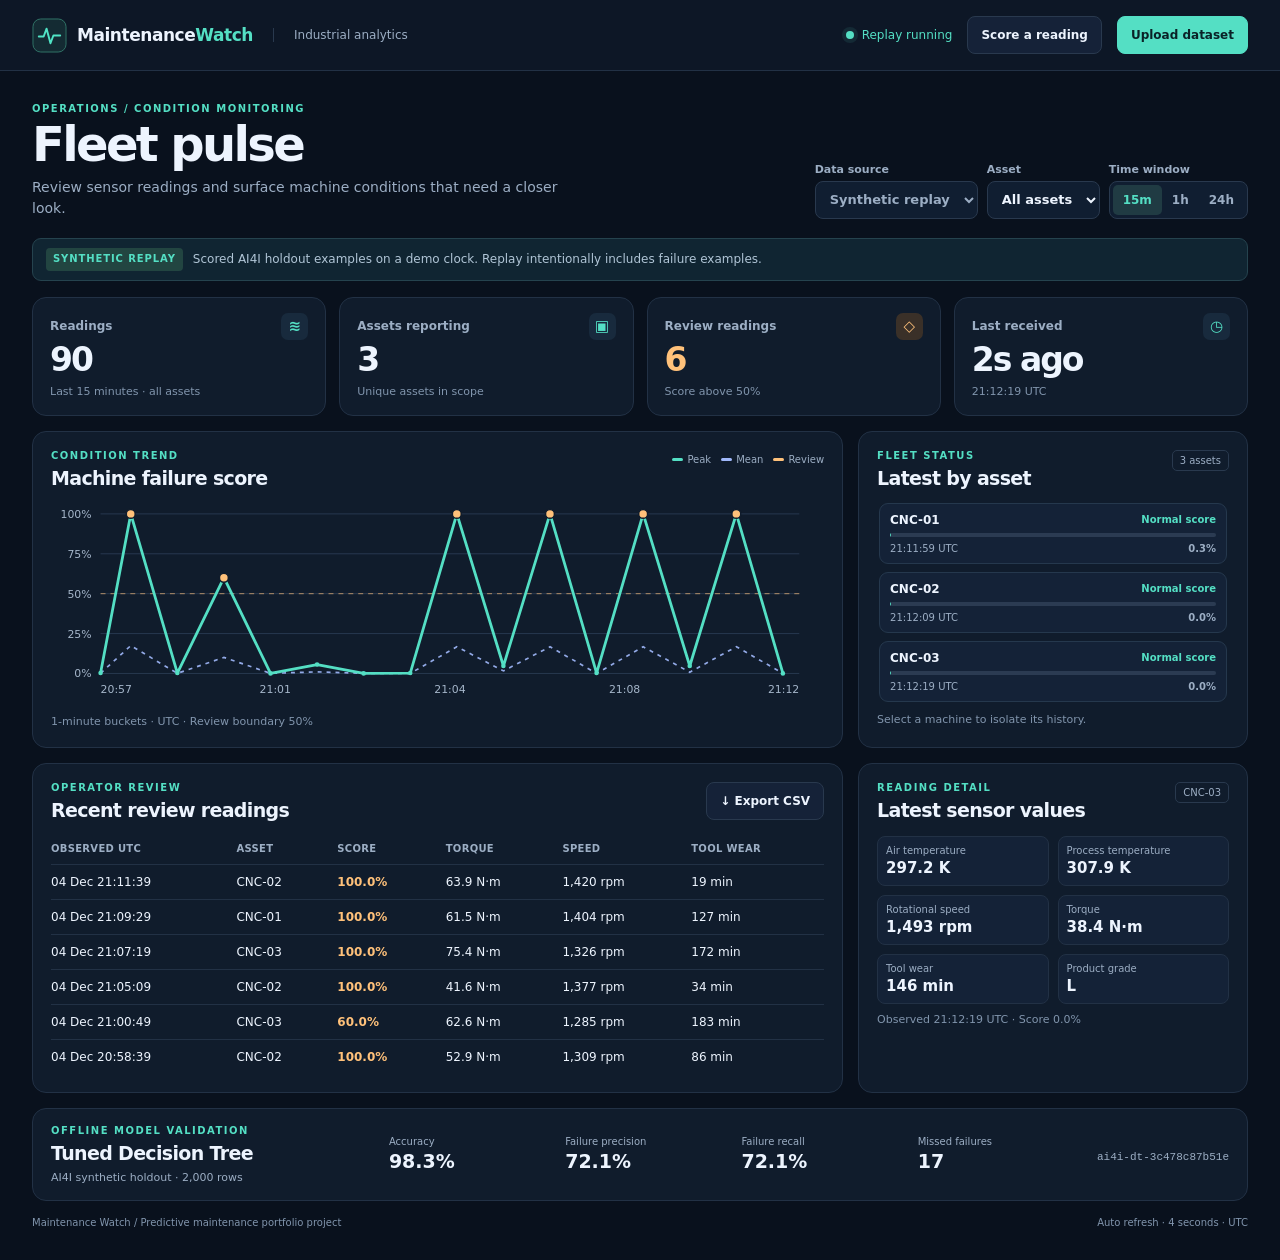
<file: maintenance-watch/MaintenanceWatch_Preview.html>
<!doctype html>
<html lang="en">
<head>
  <meta charset="utf-8">
  <meta name="viewport" content="width=device-width, initial-scale=1">
  <meta name="color-scheme" content="dark">
  <meta name="theme-color" content="#0d1726">
  <title>Maintenance Watch · Operations monitor</title>
  <style>
:root {
  color-scheme: dark;
  --background: #09111d;
  --surface: #101c2c;
  --surface-raised: #142238;
  --line: #29394e;
  --line-soft: #223145;
  --text: #edf4fe;
  --muted: #9caec4;
  --subtle: #8195ad;
  --teal: #54dfc4;
  --blue: #a0b8fb;
  --amber: #ffc17a;
  --radius: 14px;
  font-family: "Segoe UI", system-ui, sans-serif;
}

* { box-sizing: border-box; }
body { margin: 0; background: var(--background); color: var(--text); font-size: 14px; }
button, select, input { font: inherit; }
button, select { cursor: pointer; }
a { color: inherit; text-decoration: none; }
button:focus-visible, select:focus-visible, a:focus-visible, input:focus-visible { outline: 2px solid var(--teal); outline-offset: 3px; }
[hidden] { display: none !important; }

.masthead { border-bottom: 1px solid var(--line-soft); background: #0d1726; }
.masthead-inner { max-width: 1520px; margin: auto; display: flex; align-items: center; gap: 20px; min-height: 70px; padding: 0 32px; }
.brand { display: inline-flex; align-items: center; gap: 10px; font-size: 17px; font-weight: 700; letter-spacing: -.45px; white-space: nowrap; }
.brand-accent { color: var(--teal); }
.division { color: var(--muted); border-left: 1px solid var(--line); padding-left: 20px; font-size: 12px; }
.top-actions { margin-left: auto; display: flex; align-items: center; gap: 15px; }
.signal { display: inline-flex; align-items: center; gap: 8px; color: var(--muted); font-size: 12px; white-space: nowrap; }
.signal-dot { width: 8px; height: 8px; border-radius: 100%; background: var(--subtle); }
.signal[data-state="active"] .signal-dot { background: var(--teal); box-shadow: 0 0 0 4px #54dfc418; }
.signal[data-state="late"] .signal-dot, .signal[data-state="error"] .signal-dot { background: var(--amber); }
.signal[data-state="active"] { color: var(--teal); }
.signal[data-state="late"], .signal[data-state="error"] { color: var(--amber); }
.button { border-radius: 8px; min-height: 38px; padding: 0 13px; font-weight: 600; font-size: 12px; }
.button-outline { background: #152238; border: 1px solid var(--line); color: var(--text); }
.button-outline:hover { background: #1d2e45; }
.button-primary { background: var(--teal); border: 1px solid var(--teal); color: #0a2227; }
.button-primary:hover { background: #7aecd7; }

main { max-width: 1520px; margin: auto; padding: 32px; }
.hero { display: flex; justify-content: space-between; align-items: end; flex-wrap: wrap; gap: 23px; margin-bottom: 19px; }
.eyebrow { margin: 0 0 6px; color: var(--teal); font-size: 10px; font-weight: 750; letter-spacing: .15em; text-transform: uppercase; }
h1, h2, p { margin-top: 0; }
h1 { margin-bottom: 7px; font-size: clamp(34px, 4vw, 48px); letter-spacing: -.055em; line-height: 1.04; }
h2 { margin-bottom: 0; font-size: 19px; line-height: 1.25; letter-spacing: -.035em; }
.hero-subtitle { margin: 0; color: var(--muted); max-width: 560px; line-height: 1.5; }
.controls { display: flex; flex-wrap: wrap; gap: 9px; align-items: end; }
.control { display: grid; gap: 5px; color: var(--muted); font-size: 11px; font-weight: 650; }
.control select, .control input { min-height: 38px; min-width: 112px; border: 1px solid var(--line); color: var(--text); background: #101e31; border-radius: 8px; padding: 7px 10px; font-size: 13px; }
.control select:disabled { color: var(--muted); opacity: 1; cursor: default; }
.time-control { border: 0; margin: 0; padding: 0; }
.time-control legend { padding: 0; margin-bottom: 5px; }
.segments { display: flex; min-height: 38px; border: 1px solid var(--line); background: #101e31; padding: 3px; border-radius: 8px; }
.segments button { background: none; color: var(--muted); border: 0; border-radius: 5px; padding: 0 10px; font-weight: 650; font-size: 12px; }
.segments button[aria-pressed="true"] { color: var(--teal); background: #203b43; }
.context { display: flex; align-items: center; gap: 10px; min-height: 43px; margin-bottom: 16px; padding: 9px 13px; color: #b0c5d6; background: #102532; border: 1px solid #25434e; border-radius: 9px; font-size: 12px; line-height: 1.45; }
.context-tag { color: var(--teal); font-size: 10px; font-weight: 750; letter-spacing: .09em; text-transform: uppercase; background: #224541; padding: 4px 7px; border-radius: 4px; white-space: nowrap; }
.connection-error { margin-bottom: 14px; color: var(--amber); }

.card { background: var(--surface); border: 1px solid var(--line-soft); border-radius: var(--radius); }
.kpis { display: grid; grid-template-columns: repeat(4, minmax(0, 1fr)); gap: 13px; margin-bottom: 15px; }
.kpi { padding: 15px 17px 14px; min-height: 119px; position: relative; overflow: hidden; }
.kpi-top { display: flex; align-items: center; justify-content: space-between; color: var(--muted); font-weight: 650; font-size: 12px; }
.kpi-icon { display: inline-grid; width: 27px; height: 27px; place-items: center; background: #182a3d; color: var(--teal); border-radius: 7px; font-size: 15px; }
.kpi strong { display: block; margin: 2px 0 4px; font-size: clamp(24px, 3.25vw, 33px); letter-spacing: -.06em; line-height: 1.1; font-variant-numeric: tabular-nums; }
.kpi-warn .kpi-icon { color: var(--amber); background: #3a3028; }
.kpi-warn strong { color: var(--amber); }
.kpi-note { color: var(--subtle); font-size: 11px; }

.workspace { display: grid; grid-template-columns: minmax(0, 2.08fr) minmax(0, 1fr); gap: 15px; align-items: stretch; }
.panel { min-width: 0; padding: 18px; }
.panel-head { display: flex; justify-content: space-between; align-items: start; gap: 12px; margin-bottom: 10px; }
.panel-note { margin: 8px 0 0; color: var(--subtle); font-size: 11px; line-height: 1.4; }
.chart-key { display: flex; align-items: center; flex-wrap: wrap; gap: 10px; color: var(--muted); font-size: 10px; padding-top: 4px; }
.chart-key span { display: flex; align-items: center; gap: 4px; }
.chart-key i { width: 11px; height: 3px; background: var(--teal); border-radius: 2px; }
.chart-key .mean-key { background: var(--blue); }
.chart-key .threshold-key { background: var(--amber); }
.chart { min-height: 205px; display: grid; align-items: center; }
.chart svg { display: block; width: 100%; height: auto; max-height: 270px; overflow: visible; }
.grid-line { stroke: #27384f; stroke-width: 1; }
.chart-label { fill: #a5b6ca; font-size: 11px; font-family: inherit; font-variant-numeric: tabular-nums; }
.peak-line { fill: none; stroke: var(--teal); stroke-width: 2.8; stroke-linecap: round; stroke-linejoin: round; }
.mean-line { fill: none; stroke: var(--blue); stroke-width: 1.7; stroke-dasharray: 4 5; opacity: .9; }
.threshold-line { stroke: var(--amber); stroke-width: 1; stroke-dasharray: 5 5; opacity: .65; }
.review-point { fill: var(--amber); stroke: var(--surface); stroke-width: 1.5; }
.empty { padding: 28px 10px; color: var(--muted); text-align: center; line-height: 1.5; }
.subtle-pill { flex-shrink: 0; color: var(--muted); border: 1px solid var(--line); border-radius: 5px; padding: 4px 7px; font-size: 10px; }
.fleet-list { display: grid; gap: 8px; min-height: 180px; max-height: 238px; overflow-y: auto; padding: 2px; }
.fleet-row { text-align: left; background: #142237; color: var(--text); border: 1px solid #25384d; border-radius: 9px; padding: 9px 10px; display: grid; gap: 6px; width: 100%; }
.fleet-row:hover, .fleet-row[data-selected="true"] { border-color: #448e87; }
.fleet-row-top, .fleet-row-bottom { display: flex; justify-content: space-between; align-items: center; gap: 7px; }
.fleet-row-top strong { font-size: 12px; }
.fleet-row-bottom { font-size: 10px; color: var(--muted); }
.status { white-space: nowrap; color: var(--teal); font-size: 10px; font-weight: 700; }
.status.review { color: var(--amber); }
.score-progress { appearance: none; height: 4px; width: 100%; border: 0; border-radius: 4px; overflow: hidden; background: #2b3b52; }
.score-progress::-webkit-progress-bar { background: #2b3b52; }
.score-progress::-webkit-progress-value { background: var(--teal); }
.score-progress::-moz-progress-bar { background: var(--teal); }
.score-progress.review::-webkit-progress-value { background: var(--amber); }
.score-progress.review::-moz-progress-bar { background: var(--amber); }

.table-scroll { overflow: auto; max-height: 265px; }
table { border-collapse: collapse; width: 100%; font-size: 12px; font-variant-numeric: tabular-nums; }
th { color: var(--muted); font-size: 10px; font-weight: 700; letter-spacing: .03em; text-transform: uppercase; text-align: left; }
th, td { padding: 10px 8px; border-bottom: 1px solid var(--line-soft); white-space: nowrap; }
th:first-child, td:first-child { padding-left: 0; }
thead { position: sticky; top: 0; background: var(--surface); }
tbody tr:last-child td { border-bottom: 0; }
.score-cell { color: var(--amber); font-weight: 750; }
.sensor-grid { display: grid; grid-template-columns: repeat(2, minmax(0, 1fr)); gap: 9px; margin: 13px 0 0; }
.sensor-grid div { background: #142237; border: 1px solid var(--line-soft); border-radius: 8px; padding: 8px; min-width: 0; }
.sensor-grid dt { color: var(--muted); font-size: 10px; margin-bottom: 3px; }
.sensor-grid dd { margin: 0; font-weight: 750; font-size: 15px; font-variant-numeric: tabular-nums; }
.model-panel { display: grid; grid-template-columns: minmax(175px, 1fr) 2.15fr auto; gap: 16px; align-items: center; padding: 16px 18px; margin-top: 15px; }
.model-panel p:not(.eyebrow) { margin: 5px 0 0; color: var(--muted); font-size: 11px; }
.model-metrics { display: grid; grid-template-columns: repeat(4, minmax(0, 1fr)); gap: 13px; margin: 0; }
.model-metrics dt { color: var(--muted); font-size: 10px; }
.model-metrics dd { margin: 3px 0 0; font-weight: 750; font-size: 19px; font-variant-numeric: tabular-nums; }
.model-version { font-family: ui-monospace, monospace; overflow-wrap: anywhere; }
footer { display: flex; justify-content: space-between; flex-wrap: wrap; gap: 8px; padding-top: 16px; color: var(--subtle); font-size: 10px; }

dialog { max-width: min(94vw, 550px); width: 100%; background: var(--surface); color: var(--text); border: 1px solid var(--line); border-radius: 14px; padding: 22px; box-shadow: 0 15px 80px #0009; }
dialog::backdrop { background: #030812c7; }
.dialog-note { color: var(--muted); margin: 8px 0 15px; line-height: 1.5; }
.form-grid { display: grid; grid-template-columns: 1fr 1fr; gap: 12px; }
.form-grid input, .form-grid select { min-width: 0; width: 100%; }
#dataset { max-width: min(94vw, 820px); }
#datasetFile { width: 100%; padding: 9px; }
.dataset-format { color: var(--muted); margin: 14px 0; font-size: 13px; }
.dataset-format summary { cursor: pointer; color: var(--teal); }
.dataset-format code { overflow-wrap: anywhere; }
.dataset-actions { display: flex; flex-wrap: wrap; align-items: center; gap: 8px; margin-top: 14px; }
.dataset-actions[hidden] { display: none; }
.dataset-sound { display: flex; align-items: center; gap: 6px; color: var(--muted); font-size: 13px; margin-right: auto; }
.dataset-sound input { accent-color: var(--teal); }
.dataset-message { color: var(--muted); font-size: 13px; margin: 8px 0; min-height: 1.2em; }
.dataset-message[data-alert="true"], .dataset-warning { color: var(--amber); }
#datasetResults { border-top: 1px solid var(--line); padding-top: 14px; margin-top: 14px; }
.dataset-totals { display: grid; grid-template-columns: repeat(3, 1fr); gap: 8px; margin: 0 0 12px; }
.dataset-totals div { background: var(--surface-raised); border: 1px solid var(--line); border-radius: 8px; padding: 9px; }
.dataset-totals dt { color: var(--muted); font-size: 12px; }
.dataset-totals dd { margin: 3px 0 0; font-size: 23px; font-weight: 700; }
#rowsFlagged { color: var(--amber); }
.dataset-warning { background: #2a231c; border: 1px solid #6a4e31; border-radius: 8px; padding: 9px; font-size: 13px; }
.dataset-table { max-height: 250px; overflow: auto; border: 1px solid var(--line); border-radius: 8px; }
.dataset-table th { position: sticky; top: 0; background: var(--surface); z-index: 1; }
.dataset-table td:last-child { white-space: normal; overflow-wrap: anywhere; }
.dataset-table tr[data-review="true"] { background: #2a231c; }
.dataset-table tr[data-review="true"] td:nth-child(4) { color: var(--amber); font-weight: 700; }
.button:disabled { opacity: .55; cursor: progress; }
.score-actions { display: flex; align-items: center; flex-wrap: wrap; gap: 12px; margin-top: 18px; }
.score-actions output { color: var(--teal); font-weight: 650; }
.score-actions output[data-alert="true"] { color: var(--amber); }

@media (max-width: 960px) {
  main, .masthead-inner { padding-left: 19px; padding-right: 19px; }
  .workspace { grid-template-columns: minmax(0, 1.65fr) minmax(0, 1fr); }
  .model-panel { grid-template-columns: 1fr 2fr; }
  .model-version { grid-column: 1 / -1; }
}
@media (max-width: 740px) {
  .workspace { grid-template-columns: minmax(0, 1fr); }
  .kpis { grid-template-columns: repeat(2, minmax(0, 1fr)); }
  .masthead-inner { min-height: 60px; gap: 9px; }
  .division { display: none; }
  .top-actions { gap: 8px; }
  .signal { font-size: 10px; }
  main { padding-top: 23px; }
  .model-panel { grid-template-columns: 1fr; }
}
@media (max-width: 405px) {
  .masthead-inner, main { padding-left: 12px; padding-right: 12px; }
  .brand { font-size: 15px; }
  .brand svg { width: 27px; height: 27px; }
  .button { padding: 0 8px; }
  .controls { column-gap: 7px; }
  .control select { min-width: 100px; }
  .segments button { padding: 0 7px; }
  .panel { padding: 13px; }
}
@media (max-width: 580px) {
  .masthead-inner { flex-wrap: wrap; padding-top: 9px; padding-bottom: 9px; }
  .top-actions .signal { display: none; }
  #dataset { padding: 14px; }
}

</style>
</head>
<body>
  <header class="masthead">
    <div class="masthead-inner">
      <a class="brand" href="#monitor" aria-label="Maintenance Watch dashboard">
        <svg width="35" height="35" viewBox="0 0 36 36" aria-hidden="true">
          <rect x="1" y="1" width="34" height="34" rx="8" fill="#142b33" stroke="#317468"/>
          <path d="M7 19h5l3-8 4 15 3-8h7" fill="none" stroke="#50e4c6" stroke-width="2" stroke-linecap="round" stroke-linejoin="round"/>
        </svg>
        <span>Maintenance<span class="brand-accent">Watch</span></span>
      </a>
      <span class="division">Industrial analytics</span>
      <div class="top-actions">
        <span class="signal" id="feedSignal"><span class="signal-dot"></span><span id="feedLabel">Connecting</span></span>
        <button class="button button-outline" type="button" id="openScorer">Score a reading</button>
        <button class="button button-primary" type="button" id="openDataset">Upload dataset</button>
      </div>
    </div>
  </header>

  <main id="monitor">
    <section class="hero" aria-labelledby="pageTitle">
      <div>
        <p class="eyebrow">Operations / Condition monitoring</p>
        <h1 id="pageTitle">Fleet pulse</h1>
        <p class="hero-subtitle">Review sensor readings and surface machine conditions that need a closer look.</p>
      </div>
      <div class="controls" aria-label="Dashboard filters">
        <label class="control">Data source
          <select id="source"><option value="replay">Synthetic replay</option><option value="live">Live telemetry</option></select>
        </label>
        <label class="control">Asset
          <select id="asset"><option value="">All assets</option></select>
        </label>
        <fieldset class="control time-control">
          <legend>Time window</legend>
          <div class="segments" aria-label="Time window">
            <button type="button" data-minutes="15" aria-pressed="true">15m</button>
            <button type="button" data-minutes="60" aria-pressed="false">1h</button>
            <button type="button" data-minutes="1440" aria-pressed="false">24h</button>
          </div>
        </fieldset>
      </div>
    </section>

    <div class="context" role="status" id="context">
      <span class="context-tag" id="sourceTag">Replay</span>
      <span id="contextText">Loading scored readings…</span>
    </div>
    <p class="connection-error" id="connectionError" role="alert" hidden></p>

    <section class="kpis" aria-label="Monitoring metrics">
      <article class="card kpi">
        <div class="kpi-top"><span>Readings</span><span class="kpi-icon" aria-hidden="true">≋</span></div>
        <strong id="readings">—</strong><span class="kpi-note" id="readingsNote">In selected window</span>
      </article>
      <article class="card kpi">
        <div class="kpi-top"><span>Assets reporting</span><span class="kpi-icon" aria-hidden="true">▣</span></div>
        <strong id="assetCount">—</strong><span class="kpi-note">Unique assets in scope</span>
      </article>
      <article class="card kpi kpi-warn">
        <div class="kpi-top"><span>Review readings</span><span class="kpi-icon" aria-hidden="true">◇</span></div>
        <strong id="reviewCount">—</strong><span class="kpi-note" id="reviewNote">Score above review threshold</span>
      </article>
      <article class="card kpi">
        <div class="kpi-top"><span>Last received</span><span class="kpi-icon" aria-hidden="true">◷</span></div>
        <strong id="lastReceived">—</strong><span class="kpi-note" id="receivedNote">Source heartbeat</span>
      </article>
    </section>

    <div class="workspace">
      <section class="card panel trend-panel" aria-labelledby="trendTitle">
        <div class="panel-head">
          <div><p class="eyebrow">Condition trend</p><h2 id="trendTitle">Machine failure score</h2></div>
          <div class="chart-key" aria-label="Chart legend"><span><i class="peak-key"></i>Peak</span><span><i class="mean-key"></i>Mean</span><span><i class="threshold-key"></i>Review</span></div>
        </div>
        <div id="trend" class="chart" aria-live="off"></div>
        <p class="panel-note" id="trendNote">Scores by time bucket · UTC</p>
      </section>

      <section class="card panel fleet-panel" aria-labelledby="fleetTitle">
        <div class="panel-head">
          <div><p class="eyebrow">Fleet status</p><h2 id="fleetTitle">Latest by asset</h2></div>
          <span class="subtle-pill" id="fleetCount">0 assets</span>
        </div>
        <div id="fleet" class="fleet-list"></div>
        <p class="panel-note">Select a machine to isolate its history.</p>
      </section>

      <section class="card panel queue-panel" aria-labelledby="queueTitle">
        <div class="panel-head">
          <div><p class="eyebrow">Operator review</p><h2 id="queueTitle">Recent review readings</h2></div>
          <button class="button button-outline export" id="exportCsv" type="button">↓ Export CSV</button>
        </div>
        <div class="table-scroll">
          <table>
            <thead><tr><th scope="col">Observed UTC</th><th scope="col">Asset</th><th scope="col">Score</th><th scope="col">Torque</th><th scope="col">Speed</th><th scope="col">Tool wear</th></tr></thead>
            <tbody id="queue"></tbody>
          </table>
        </div>
      </section>

      <section class="card panel sensors-panel" aria-labelledby="sensorsTitle">
        <div class="panel-head">
          <div><p class="eyebrow">Reading detail</p><h2 id="sensorsTitle">Latest sensor values</h2></div>
          <span class="subtle-pill" id="sensorAsset">—</span>
        </div>
        <dl class="sensor-grid" id="sensorValues"></dl>
        <p class="panel-note" id="sensorTime">Waiting for a reading.</p>
      </section>
    </div>

    <section class="card model-panel" aria-labelledby="validationTitle">
      <div><p class="eyebrow">Offline model validation</p><h2 id="validationTitle">Tuned Decision Tree</h2><p id="modelScope">AI4I synthetic holdout</p></div>
      <dl class="model-metrics" id="modelMetrics"></dl>
      <p class="model-version" id="modelVersion">Loading version</p>
    </section>
    <footer><span>Maintenance Watch / Predictive maintenance portfolio project</span><span id="refreshText">Auto refresh · 4 seconds · UTC</span></footer>
  </main>

  <dialog id="scorer">
    <form id="scoreForm">
      <div class="panel-head">
        <div><p class="eyebrow">Inference check</p><h2>Score one reading</h2></div>
        <button type="button" class="button button-outline" id="closeScorer" aria-label="Close scorer">Close</button>
      </div>
      <p class="dialog-note">Enter the six inputs from your notebook. The score is shown here for inspection.</p>
      <div class="form-grid">
        <label class="control">Product grade<select name="grade"><option>L</option><option>M</option><option>H</option></select></label>
        <label class="control">Air temperature (K)<input name="air_temperature_k" type="number" min="200" max="400" step="0.1" value="298.2" required></label>
        <label class="control">Process temperature (K)<input name="process_temperature_k" type="number" min="200" max="400" step="0.1" value="308.6" required></label>
        <label class="control">Speed (rpm)<input name="rotational_speed_rpm" type="number" min="500" max="5000" step="1" value="1433" required></label>
        <label class="control">Torque (N·m)<input name="torque_nm" type="number" min="0" max="150" step="0.1" value="39.5" required></label>
        <label class="control">Tool wear (min)<input name="tool_wear_min" type="number" min="0" max="500" step="1" value="7" required></label>
      </div>
      <div class="score-actions"><button class="button button-primary" type="submit">Calculate score</button><output id="scoreResult" role="status"></output></div>
    </form>
  </dialog>

  <dialog id="dataset" aria-labelledby="datasetTitle">
    <form id="datasetForm">
      <div class="panel-head">
        <div><p class="eyebrow">Batch scoring</p><h2 id="datasetTitle">Upload machine readings</h2></div>
        <button type="button" class="button button-outline" id="closeDataset" aria-label="Close dataset upload">Close</button>
      </div>
      <p class="dialog-note" id="datasetFileHelp">Upload up to 10,000 readings in a file up to 5 MB. Use CSV, TSV, delimited text, Excel, OpenDocument, JSON, XML, Parquet, Word tables, or text PDF tables.</p>
      <label class="control">Machine readings file<input id="datasetFile" type="file" accept=".csv,.tsv,.txt,.log,.dat,.xlsx,.xls,.xlsm,.ods,.json,.jsonl,.ndjson,.xml,.parquet,.docx,.pdf"></label>
      <details class="dataset-format">
        <summary>Columns and units</summary>
        <p>Use these headings or the original AI4I column names. Grade can be H, M, or L. The asset ID is optional.</p>
        <code>grade,air_temperature_k,process_temperature_k,rotational_speed_rpm,torque_nm,tool_wear_min,asset_id</code>
        <p>For temperatures in Celsius, use <code>air_temperature_c</code> and <code>process_temperature_c</code> so the app can convert them.</p>
        <p>Put spreadsheet data on the first worksheet. Use the first Word table or a bordered PDF table with selectable text.</p>
        <button class="button button-outline" id="downloadSample" type="button">Download sample CSV</button>
      </details>
      <div class="dataset-actions">
        <label class="dataset-sound"><input id="alarmEnabled" type="checkbox" checked> Play a beep for flagged readings</label>
        <button class="button button-outline" id="trySample" type="button">Try sample</button>
        <button class="button button-primary" id="scoreDataset" type="submit">Score file</button>
      </div>
      <p class="dataset-message" id="datasetStatus" role="status"></p>
    </form>
    <section id="datasetResults" aria-labelledby="resultsTitle" hidden>
      <div class="panel-head">
        <div><p class="eyebrow">Upload results</p><h2 id="resultsTitle">Scored readings</h2></div>
        <button class="button button-outline" id="exportDataset" type="button">Download results CSV</button>
      </div>
      <dl class="dataset-totals">
        <div><dt>Scored</dt><dd id="rowsScored">0</dd></div>
        <div><dt>Flagged for review</dt><dd id="rowsFlagged">0</dd></div>
        <div><dt>Rejected</dt><dd id="rowsRejected">0</dd></div>
      </dl>
      <p class="dataset-warning" id="datasetWarning" hidden>Flagged readings scored above 50% and need review.</p>
      <div class="dataset-table" role="region" aria-label="Uploaded reading results" tabindex="0">
        <table>
          <thead><tr><th scope="col">CSV row</th><th scope="col">Asset</th><th scope="col">Score</th><th scope="col">Result</th><th scope="col">Detail</th></tr></thead>
          <tbody id="datasetRows"></tbody>
        </table>
      </div>
      <p class="dataset-message" id="datasetLimit"></p>
      <div class="dataset-actions" id="datasetLive" hidden>
        <label class="control">Live ingest token<input type="password" id="datasetToken" autocomplete="off"></label>
        <button class="button button-primary" id="sendDatasetLive" type="button">Send scored rows to live feed</button>
      </div>
      <p class="dataset-message" id="datasetLiveStatus" role="status" hidden></p>
    </section>
  </dialog>
<script type="application/json" id="previewFixture">{"rows":[{"asset_id":"CNC-01","source_mode":"replay","grade":"L","air_temperature_k":299.3,"process_temperature_k":310.4,"rotational_speed_rpm":1629.0,"torque_nm":32.6,"tool_wear_min":177.0,"model_score":0.00039674667724657806,"review_flag":0,"observed_failure":0,"source_udi":9645,"model_version":"ai4i-dt-3c478c87b51e"},{"asset_id":"CNC-02","source_mode":"replay","grade":"L","air_temperature_k":301.9,"process_temperature_k":311.3,"rotational_speed_rpm":1501.0,"torque_nm":40.8,"tool_wear_min":59.0,"model_score":0.00039674667724657806,"review_flag":0,"observed_failure":0,"source_udi":5759,"model_version":"ai4i-dt-3c478c87b51e"},{"asset_id":"CNC-03","source_mode":"replay","grade":"L","air_temperature_k":298.3,"process_temperature_k":309.1,"rotational_speed_rpm":1387.0,"torque_nm":52.3,"tool_wear_min":160.0,"model_score":0.002577319587628866,"review_flag":0,"observed_failure":0,"source_udi":9814,"model_version":"ai4i-dt-3c478c87b51e"},{"asset_id":"CNC-01","source_mode":"replay","grade":"L","air_temperature_k":300.5,"process_temperature_k":311.4,"rotational_speed_rpm":1709.0,"torque_nm":32.3,"tool_wear_min":64.0,"model_score":0.00039674667724657806,"review_flag":0,"observed_failure":0,"source_udi":7709,"model_version":"ai4i-dt-3c478c87b51e"},{"asset_id":"CNC-02","source_mode":"replay","grade":"L","air_temperature_k":299.5,"process_temperature_k":309.3,"rotational_speed_rpm":1972.0,"torque_nm":19.3,"tool_wear_min":177.0,"model_score":0.00039674667724657806,"review_flag":0,"observed_failure":0,"source_udi":2575,"model_version":"ai4i-dt-3c478c87b51e"},{"asset_id":"CNC-03","source_mode":"replay","grade":"H","air_temperature_k":300.3,"process_temperature_k":309.7,"rotational_speed_rpm":1452.0,"torque_nm":41.5,"tool_wear_min":139.0,"model_score":0.00039674667724657806,"review_flag":0,"observed_failure":0,"source_udi":7143,"model_version":"ai4i-dt-3c478c87b51e"},{"asset_id":"CNC-01","source_mode":"replay","grade":"H","air_temperature_k":297.5,"process_temperature_k":309.3,"rotational_speed_rpm":1525.0,"torque_nm":41.7,"tool_wear_min":235.0,"model_score":0.0,"review_flag":0,"observed_failure":0,"source_udi":592,"model_version":"ai4i-dt-3c478c87b51e"},{"asset_id":"CNC-02","source_mode":"replay","grade":"L","air_temperature_k":303.6,"process_temperature_k":312.0,"rotational_speed_rpm":1309.0,"torque_nm":52.9,"tool_wear_min":86.0,"model_score":1.0,"review_flag":1,"observed_failure":1,"source_udi":4769,"model_version":"ai4i-dt-3c478c87b51e"},{"asset_id":"CNC-03","source_mode":"replay","grade":"L","air_temperature_k":302.7,"process_temperature_k":312.4,"rotational_speed_rpm":1360.0,"torque_nm":47.8,"tool_wear_min":11.0,"model_score":0.0,"review_flag":0,"observed_failure":0,"source_udi":5407,"model_version":"ai4i-dt-3c478c87b51e"},{"asset_id":"CNC-01","source_mode":"replay","grade":"L","air_temperature_k":303.6,"process_temperature_k":312.3,"rotational_speed_rpm":2168.0,"torque_nm":17.7,"tool_wear_min":219.0,"model_score":0.046511627906976744,"review_flag":0,"observed_failure":0,"source_udi":4900,"model_version":"ai4i-dt-3c478c87b51e"},{"asset_id":"CNC-02","source_mode":"replay","grade":"L","air_temperature_k":301.8,"process_temperature_k":310.8,"rotational_speed_rpm":1546.0,"torque_nm":43.4,"tool_wear_min":29.0,"model_score":0.00039674667724657806,"review_flag":0,"observed_failure":0,"source_udi":3542,"model_version":"ai4i-dt-3c478c87b51e"},{"asset_id":"CNC-03","source_mode":"replay","grade":"M","air_temperature_k":304.1,"process_temperature_k":313.5,"rotational_speed_rpm":1470.0,"torque_nm":45.8,"tool_wear_min":85.0,"model_score":0.00039674667724657806,"review_flag":0,"observed_failure":0,"source_udi":5095,"model_version":"ai4i-dt-3c478c87b51e"},{"asset_id":"CNC-01","source_mode":"replay","grade":"L","air_temperature_k":302.3,"process_temperature_k":310.9,"rotational_speed_rpm":1403.0,"torque_nm":47.2,"tool_wear_min":173.0,"model_score":0.002577319587628866,"review_flag":0,"observed_failure":0,"source_udi":3847,"model_version":"ai4i-dt-3c478c87b51e"},{"asset_id":"CNC-02","source_mode":"replay","grade":"L","air_temperature_k":300.2,"process_temperature_k":309.5,"rotational_speed_rpm":1729.0,"torque_nm":28.4,"tool_wear_min":131.0,"model_score":0.00039674667724657806,"review_flag":0,"observed_failure":0,"source_udi":2819,"model_version":"ai4i-dt-3c478c87b51e"},{"asset_id":"CNC-03","source_mode":"replay","grade":"L","air_temperature_k":303.4,"process_temperature_k":311.8,"rotational_speed_rpm":2268.0,"torque_nm":15.8,"tool_wear_min":20.0,"model_score":0.00039674667724657806,"review_flag":0,"observed_failure":0,"source_udi":4827,"model_version":"ai4i-dt-3c478c87b51e"},{"asset_id":"CNC-01","source_mode":"replay","grade":"L","air_temperature_k":300.1,"process_temperature_k":311.3,"rotational_speed_rpm":1547.0,"torque_nm":40.0,"tool_wear_min":201.0,"model_score":0.0,"review_flag":0,"observed_failure":0,"source_udi":7421,"model_version":"ai4i-dt-3c478c87b51e"},{"asset_id":"CNC-02","source_mode":"replay","grade":"L","air_temperature_k":299.9,"process_temperature_k":311.3,"rotational_speed_rpm":1647.0,"torque_nm":27.5,"tool_wear_min":26.0,"model_score":0.00039674667724657806,"review_flag":0,"observed_failure":0,"source_udi":7439,"model_version":"ai4i-dt-3c478c87b51e"},{"asset_id":"CNC-03","source_mode":"replay","grade":"L","air_temperature_k":302.2,"process_temperature_k":310.8,"rotational_speed_rpm":1827.0,"torque_nm":23.8,"tool_wear_min":9.0,"model_score":0.00039674667724657806,"review_flag":0,"observed_failure":0,"source_udi":3783,"model_version":"ai4i-dt-3c478c87b51e"},{"asset_id":"CNC-01","source_mode":"replay","grade":"L","air_temperature_k":302.4,"process_temperature_k":310.2,"rotational_speed_rpm":1633.0,"torque_nm":28.0,"tool_wear_min":164.0,"model_score":0.00039674667724657806,"review_flag":0,"observed_failure":0,"source_udi":4535,"model_version":"ai4i-dt-3c478c87b51e"},{"asset_id":"CNC-02","source_mode":"replay","grade":"L","air_temperature_k":300.1,"process_temperature_k":311.3,"rotational_speed_rpm":1535.0,"torque_nm":42.3,"tool_wear_min":92.0,"model_score":0.00039674667724657806,"review_flag":0,"observed_failure":0,"source_udi":7465,"model_version":"ai4i-dt-3c478c87b51e"},{"asset_id":"CNC-03","source_mode":"replay","grade":"L","air_temperature_k":301.4,"process_temperature_k":310.8,"rotational_speed_rpm":1285.0,"torque_nm":62.6,"tool_wear_min":183.0,"model_score":0.6,"review_flag":1,"observed_failure":1,"source_udi":3351,"model_version":"ai4i-dt-3c478c87b51e"},{"asset_id":"CNC-01","source_mode":"replay","grade":"M","air_temperature_k":300.6,"process_temperature_k":310.6,"rotational_speed_rpm":1427.0,"torque_nm":52.8,"tool_wear_min":75.0,"model_score":0.002577319587628866,"review_flag":0,"observed_failure":0,"source_udi":5941,"model_version":"ai4i-dt-3c478c87b51e"},{"asset_id":"CNC-02","source_mode":"replay","grade":"M","air_temperature_k":297.1,"process_temperature_k":307.9,"rotational_speed_rpm":1662.0,"torque_nm":26.9,"tool_wear_min":183.0,"model_score":0.00039674667724657806,"review_flag":0,"observed_failure":0,"source_udi":9089,"model_version":"ai4i-dt-3c478c87b51e"},{"asset_id":"CNC-03","source_mode":"replay","grade":"M","air_temperature_k":299.8,"process_temperature_k":310.3,"rotational_speed_rpm":1805.0,"torque_nm":23.7,"tool_wear_min":198.0,"model_score":0.0,"review_flag":0,"observed_failure":0,"source_udi":7333,"model_version":"ai4i-dt-3c478c87b51e"},{"asset_id":"CNC-01","source_mode":"replay","grade":"L","air_temperature_k":298.0,"process_temperature_k":307.7,"rotational_speed_rpm":1529.0,"torque_nm":34.1,"tool_wear_min":11.0,"model_score":0.00039674667724657806,"review_flag":0,"observed_failure":0,"source_udi":1924,"model_version":"ai4i-dt-3c478c87b51e"},{"asset_id":"CNC-02","source_mode":"replay","grade":"L","air_temperature_k":302.4,"process_temperature_k":310.3,"rotational_speed_rpm":1480.0,"torque_nm":45.8,"tool_wear_min":123.0,"model_score":0.00039674667724657806,"review_flag":0,"observed_failure":0,"source_udi":4519,"model_version":"ai4i-dt-3c478c87b51e"},{"asset_id":"CNC-03","source_mode":"replay","grade":"L","air_temperature_k":299.8,"process_temperature_k":309.9,"rotational_speed_rpm":1553.0,"torque_nm":36.6,"tool_wear_min":157.0,"model_score":0.00039674667724657806,"review_flag":0,"observed_failure":0,"source_udi":7232,"model_version":"ai4i-dt-3c478c87b51e"},{"asset_id":"CNC-01","source_mode":"replay","grade":"M","air_temperature_k":298.3,"process_temperature_k":309.6,"rotational_speed_rpm":1681.0,"torque_nm":27.1,"tool_wear_min":194.0,"model_score":0.00039674667724657806,"review_flag":0,"observed_failure":0,"source_udi":8519,"model_version":"ai4i-dt-3c478c87b51e"},{"asset_id":"CNC-02","source_mode":"replay","grade":"L","air_temperature_k":300.5,"process_temperature_k":309.5,"rotational_speed_rpm":1777.0,"torque_nm":23.6,"tool_wear_min":0.0,"model_score":0.00039674667724657806,"review_flag":0,"observed_failure":0,"source_udi":3028,"model_version":"ai4i-dt-3c478c87b51e"},{"asset_id":"CNC-03","source_mode":"replay","grade":"L","air_temperature_k":298.8,"process_temperature_k":310.6,"rotational_speed_rpm":1651.0,"torque_nm":33.3,"tool_wear_min":0.0,"model_score":0.00039674667724657806,"review_flag":0,"observed_failure":0,"source_udi":8285,"model_version":"ai4i-dt-3c478c87b51e"},{"asset_id":"CNC-01","source_mode":"replay","grade":"L","air_temperature_k":301.3,"process_temperature_k":311.1,"rotational_speed_rpm":1504.0,"torque_nm":39.1,"tool_wear_min":2.0,"model_score":0.00039674667724657806,"review_flag":0,"observed_failure":0,"source_udi":5829,"model_version":"ai4i-dt-3c478c87b51e"},{"asset_id":"CNC-02","source_mode":"replay","grade":"L","air_temperature_k":296.9,"process_temperature_k":308.3,"rotational_speed_rpm":1555.0,"torque_nm":38.2,"tool_wear_min":175.0,"model_score":0.00039674667724657806,"review_flag":0,"observed_failure":0,"source_udi":737,"model_version":"ai4i-dt-3c478c87b51e"},{"asset_id":"CNC-03","source_mode":"replay","grade":"L","air_temperature_k":298.8,"process_temperature_k":310.0,"rotational_speed_rpm":1389.0,"torque_nm":49.6,"tool_wear_min":149.0,"model_score":0.002577319587628866,"review_flag":0,"observed_failure":0,"source_udi":9732,"model_version":"ai4i-dt-3c478c87b51e"},{"asset_id":"CNC-01","source_mode":"replay","grade":"L","air_temperature_k":296.9,"process_temperature_k":307.8,"rotational_speed_rpm":1400.0,"torque_nm":57.1,"tool_wear_min":202.0,"model_score":0.05555555555555555,"review_flag":0,"observed_failure":1,"source_udi":1163,"model_version":"ai4i-dt-3c478c87b51e"},{"asset_id":"CNC-02","source_mode":"replay","grade":"L","air_temperature_k":298.3,"process_temperature_k":308.5,"rotational_speed_rpm":1664.0,"torque_nm":31.6,"tool_wear_min":144.0,"model_score":0.00039674667724657806,"review_flag":0,"observed_failure":0,"source_udi":218,"model_version":"ai4i-dt-3c478c87b51e"},{"asset_id":"CNC-03","source_mode":"replay","grade":"M","air_temperature_k":299.7,"process_temperature_k":309.1,"rotational_speed_rpm":1508.0,"torque_nm":41.2,"tool_wear_min":152.0,"model_score":0.00039674667724657806,"review_flag":0,"observed_failure":0,"source_udi":2738,"model_version":"ai4i-dt-3c478c87b51e"},{"asset_id":"CNC-01","source_mode":"replay","grade":"L","air_temperature_k":300.2,"process_temperature_k":311.7,"rotational_speed_rpm":1448.0,"torque_nm":54.2,"tool_wear_min":173.0,"model_score":0.00039674667724657806,"review_flag":0,"observed_failure":0,"source_udi":7494,"model_version":"ai4i-dt-3c478c87b51e"},{"asset_id":"CNC-02","source_mode":"replay","grade":"H","air_temperature_k":298.3,"process_temperature_k":308.0,"rotational_speed_rpm":1553.0,"torque_nm":41.0,"tool_wear_min":52.0,"model_score":0.00039674667724657806,"review_flag":0,"observed_failure":0,"source_udi":1784,"model_version":"ai4i-dt-3c478c87b51e"},{"asset_id":"CNC-03","source_mode":"replay","grade":"L","air_temperature_k":302.4,"process_temperature_k":310.2,"rotational_speed_rpm":1539.0,"torque_nm":37.7,"tool_wear_min":29.0,"model_score":0.00039674667724657806,"review_flag":0,"observed_failure":0,"source_udi":4398,"model_version":"ai4i-dt-3c478c87b51e"},{"asset_id":"CNC-01","source_mode":"replay","grade":"M","air_temperature_k":301.0,"process_temperature_k":311.2,"rotational_speed_rpm":1521.0,"torque_nm":35.8,"tool_wear_min":13.0,"model_score":0.00039674667724657806,"review_flag":0,"observed_failure":0,"source_udi":6851,"model_version":"ai4i-dt-3c478c87b51e"},{"asset_id":"CNC-02","source_mode":"replay","grade":"M","air_temperature_k":297.6,"process_temperature_k":308.6,"rotational_speed_rpm":1444.0,"torque_nm":48.2,"tool_wear_min":46.0,"model_score":0.00039674667724657806,"review_flag":0,"observed_failure":0,"source_udi":9116,"model_version":"ai4i-dt-3c478c87b51e"},{"asset_id":"CNC-03","source_mode":"replay","grade":"L","air_temperature_k":303.0,"process_temperature_k":311.1,"rotational_speed_rpm":1980.0,"torque_nm":20.2,"tool_wear_min":137.0,"model_score":0.00039674667724657806,"review_flag":0,"observed_failure":0,"source_udi":4608,"model_version":"ai4i-dt-3c478c87b51e"},{"asset_id":"CNC-01","source_mode":"replay","grade":"M","air_temperature_k":302.4,"process_temperature_k":311.8,"rotational_speed_rpm":1539.0,"torque_nm":39.9,"tool_wear_min":101.0,"model_score":0.00039674667724657806,"review_flag":0,"observed_failure":0,"source_udi":5530,"model_version":"ai4i-dt-3c478c87b51e"},{"asset_id":"CNC-02","source_mode":"replay","grade":"M","air_temperature_k":300.5,"process_temperature_k":309.8,"rotational_speed_rpm":1555.0,"torque_nm":38.9,"tool_wear_min":166.0,"model_score":0.00039674667724657806,"review_flag":0,"observed_failure":0,"source_udi":3003,"model_version":"ai4i-dt-3c478c87b51e"},{"asset_id":"CNC-03","source_mode":"replay","grade":"M","air_temperature_k":299.9,"process_temperature_k":309.5,"rotational_speed_rpm":1412.0,"torque_nm":57.9,"tool_wear_min":59.0,"model_score":0.002577319587628866,"review_flag":0,"observed_failure":0,"source_udi":6366,"model_version":"ai4i-dt-3c478c87b51e"},{"asset_id":"CNC-01","source_mode":"replay","grade":"L","air_temperature_k":296.7,"process_temperature_k":308.0,"rotational_speed_rpm":1451.0,"torque_nm":50.7,"tool_wear_min":197.0,"model_score":0.00039674667724657806,"review_flag":0,"observed_failure":0,"source_udi":746,"model_version":"ai4i-dt-3c478c87b51e"},{"asset_id":"CNC-02","source_mode":"replay","grade":"L","air_temperature_k":303.4,"process_temperature_k":311.9,"rotational_speed_rpm":1377.0,"torque_nm":41.6,"tool_wear_min":34.0,"model_score":1.0,"review_flag":1,"observed_failure":1,"source_udi":4834,"model_version":"ai4i-dt-3c478c87b51e"},{"asset_id":"CNC-03","source_mode":"replay","grade":"M","air_temperature_k":298.7,"process_temperature_k":309.6,"rotational_speed_rpm":1738.0,"torque_nm":27.3,"tool_wear_min":79.0,"model_score":0.00039674667724657806,"review_flag":0,"observed_failure":0,"source_udi":9787,"model_version":"ai4i-dt-3c478c87b51e"},{"asset_id":"CNC-01","source_mode":"replay","grade":"H","air_temperature_k":297.5,"process_temperature_k":308.8,"rotational_speed_rpm":1430.0,"torque_nm":49.4,"tool_wear_min":2.0,"model_score":0.002577319587628866,"review_flag":0,"observed_failure":0,"source_udi":1255,"model_version":"ai4i-dt-3c478c87b51e"},{"asset_id":"CNC-02","source_mode":"replay","grade":"M","air_temperature_k":300.5,"process_temperature_k":309.9,"rotational_speed_rpm":1994.0,"torque_nm":19.8,"tool_wear_min":189.0,"model_score":0.00039674667724657806,"review_flag":0,"observed_failure":0,"source_udi":6333,"model_version":"ai4i-dt-3c478c87b51e"},{"asset_id":"CNC-03","source_mode":"replay","grade":"L","air_temperature_k":300.3,"process_temperature_k":311.7,"rotational_speed_rpm":1571.0,"torque_nm":31.2,"tool_wear_min":123.0,"model_score":0.00039674667724657806,"review_flag":0,"observed_failure":0,"source_udi":8079,"model_version":"ai4i-dt-3c478c87b51e"},{"asset_id":"CNC-01","source_mode":"replay","grade":"L","air_temperature_k":298.1,"process_temperature_k":307.8,"rotational_speed_rpm":1379.0,"torque_nm":49.1,"tool_wear_min":135.0,"model_score":0.0,"review_flag":0,"observed_failure":0,"source_udi":9960,"model_version":"ai4i-dt-3c478c87b51e"},{"asset_id":"CNC-02","source_mode":"replay","grade":"L","air_temperature_k":302.0,"process_temperature_k":310.6,"rotational_speed_rpm":1467.0,"torque_nm":44.9,"tool_wear_min":86.0,"model_score":0.00039674667724657806,"review_flag":0,"observed_failure":0,"source_udi":3814,"model_version":"ai4i-dt-3c478c87b51e"},{"asset_id":"CNC-03","source_mode":"replay","grade":"L","air_temperature_k":300.7,"process_temperature_k":310.6,"rotational_speed_rpm":1520.0,"torque_nm":45.9,"tool_wear_min":146.0,"model_score":0.00039674667724657806,"review_flag":0,"observed_failure":0,"source_udi":7059,"model_version":"ai4i-dt-3c478c87b51e"},{"asset_id":"CNC-01","source_mode":"replay","grade":"H","air_temperature_k":304.0,"process_temperature_k":313.2,"rotational_speed_rpm":1612.0,"torque_nm":31.7,"tool_wear_min":206.0,"model_score":0.046511627906976744,"review_flag":0,"observed_failure":0,"source_udi":5307,"model_version":"ai4i-dt-3c478c87b51e"},{"asset_id":"CNC-02","source_mode":"replay","grade":"L","air_temperature_k":299.0,"process_temperature_k":308.7,"rotational_speed_rpm":1892.0,"torque_nm":22.8,"tool_wear_min":96.0,"model_score":0.00039674667724657806,"review_flag":0,"observed_failure":0,"source_udi":2037,"model_version":"ai4i-dt-3c478c87b51e"},{"asset_id":"CNC-03","source_mode":"replay","grade":"H","air_temperature_k":298.9,"process_temperature_k":310.6,"rotational_speed_rpm":1615.0,"torque_nm":33.0,"tool_wear_min":221.0,"model_score":0.046511627906976744,"review_flag":0,"observed_failure":0,"source_udi":8284,"model_version":"ai4i-dt-3c478c87b51e"},{"asset_id":"CNC-01","source_mode":"replay","grade":"M","air_temperature_k":299.8,"process_temperature_k":310.0,"rotational_speed_rpm":1397.0,"torque_nm":48.1,"tool_wear_min":164.0,"model_score":0.002577319587628866,"review_flag":0,"observed_failure":0,"source_udi":7235,"model_version":"ai4i-dt-3c478c87b51e"},{"asset_id":"CNC-02","source_mode":"replay","grade":"L","air_temperature_k":298.4,"process_temperature_k":307.9,"rotational_speed_rpm":2381.0,"torque_nm":14.2,"tool_wear_min":164.0,"model_score":0.0,"review_flag":0,"observed_failure":0,"source_udi":1748,"model_version":"ai4i-dt-3c478c87b51e"},{"asset_id":"CNC-03","source_mode":"replay","grade":"L","air_temperature_k":297.2,"process_temperature_k":307.9,"rotational_speed_rpm":1326.0,"torque_nm":75.4,"tool_wear_min":172.0,"model_score":1.0,"review_flag":1,"observed_failure":1,"source_udi":9085,"model_version":"ai4i-dt-3c478c87b51e"},{"asset_id":"CNC-01","source_mode":"replay","grade":"L","air_temperature_k":300.8,"process_temperature_k":311.0,"rotational_speed_rpm":1578.0,"torque_nm":44.4,"tool_wear_min":86.0,"model_score":0.00039674667724657806,"review_flag":0,"observed_failure":0,"source_udi":6118,"model_version":"ai4i-dt-3c478c87b51e"},{"asset_id":"CNC-02","source_mode":"replay","grade":"L","air_temperature_k":299.6,"process_temperature_k":310.9,"rotational_speed_rpm":1533.0,"torque_nm":31.8,"tool_wear_min":91.0,"model_score":0.00039674667724657806,"review_flag":0,"observed_failure":0,"source_udi":8147,"model_version":"ai4i-dt-3c478c87b51e"},{"asset_id":"CNC-03","source_mode":"replay","grade":"L","air_temperature_k":301.8,"process_temperature_k":311.1,"rotational_speed_rpm":1495.0,"torque_nm":36.9,"tool_wear_min":197.0,"model_score":0.00039674667724657806,"review_flag":0,"observed_failure":0,"source_udi":6755,"model_version":"ai4i-dt-3c478c87b51e"},{"asset_id":"CNC-01","source_mode":"replay","grade":"M","air_temperature_k":303.6,"process_temperature_k":312.3,"rotational_speed_rpm":1698.0,"torque_nm":31.3,"tool_wear_min":100.0,"model_score":0.00039674667724657806,"review_flag":0,"observed_failure":0,"source_udi":4857,"model_version":"ai4i-dt-3c478c87b51e"},{"asset_id":"CNC-02","source_mode":"replay","grade":"L","air_temperature_k":299.2,"process_temperature_k":308.8,"rotational_speed_rpm":1542.0,"torque_nm":39.2,"tool_wear_min":179.0,"model_score":0.00039674667724657806,"review_flag":0,"observed_failure":0,"source_udi":2317,"model_version":"ai4i-dt-3c478c87b51e"},{"asset_id":"CNC-03","source_mode":"replay","grade":"H","air_temperature_k":300.4,"process_temperature_k":309.8,"rotational_speed_rpm":1448.0,"torque_nm":39.7,"tool_wear_min":107.0,"model_score":0.00039674667724657806,"review_flag":0,"observed_failure":0,"source_udi":3149,"model_version":"ai4i-dt-3c478c87b51e"},{"asset_id":"CNC-01","source_mode":"replay","grade":"L","air_temperature_k":300.7,"process_temperature_k":310.9,"rotational_speed_rpm":1723.0,"torque_nm":31.0,"tool_wear_min":73.0,"model_score":0.00039674667724657806,"review_flag":0,"observed_failure":0,"source_udi":7033,"model_version":"ai4i-dt-3c478c87b51e"},{"asset_id":"CNC-02","source_mode":"replay","grade":"L","air_temperature_k":295.7,"process_temperature_k":306.3,"rotational_speed_rpm":1490.0,"torque_nm":34.3,"tool_wear_min":97.0,"model_score":0.00039674667724657806,"review_flag":0,"observed_failure":0,"source_udi":884,"model_version":"ai4i-dt-3c478c87b51e"},{"asset_id":"CNC-03","source_mode":"replay","grade":"L","air_temperature_k":297.8,"process_temperature_k":308.8,"rotational_speed_rpm":1421.0,"torque_nm":49.6,"tool_wear_min":101.0,"model_score":0.002577319587628866,"review_flag":0,"observed_failure":0,"source_udi":9218,"model_version":"ai4i-dt-3c478c87b51e"},{"asset_id":"CNC-01","source_mode":"replay","grade":"M","air_temperature_k":300.3,"process_temperature_k":309.5,"rotational_speed_rpm":1665.0,"torque_nm":31.4,"tool_wear_min":32.0,"model_score":0.00039674667724657806,"review_flag":0,"observed_failure":0,"source_udi":3040,"model_version":"ai4i-dt-3c478c87b51e"},{"asset_id":"CNC-02","source_mode":"replay","grade":"H","air_temperature_k":297.0,"process_temperature_k":307.9,"rotational_speed_rpm":1846.0,"torque_nm":27.3,"tool_wear_min":179.0,"model_score":0.00039674667724657806,"review_flag":0,"observed_failure":0,"source_udi":1156,"model_version":"ai4i-dt-3c478c87b51e"},{"asset_id":"CNC-03","source_mode":"replay","grade":"L","air_temperature_k":300.5,"process_temperature_k":311.0,"rotational_speed_rpm":1759.0,"torque_nm":28.3,"tool_wear_min":13.0,"model_score":0.00039674667724657806,"review_flag":0,"observed_failure":0,"source_udi":7600,"model_version":"ai4i-dt-3c478c87b51e"},{"asset_id":"CNC-01","source_mode":"replay","grade":"L","air_temperature_k":303.1,"process_temperature_k":312.4,"rotational_speed_rpm":1404.0,"torque_nm":61.5,"tool_wear_min":127.0,"model_score":1.0,"review_flag":1,"observed_failure":1,"source_udi":5618,"model_version":"ai4i-dt-3c478c87b51e"},{"asset_id":"CNC-02","source_mode":"replay","grade":"M","air_temperature_k":300.3,"process_temperature_k":309.2,"rotational_speed_rpm":1364.0,"torque_nm":47.6,"tool_wear_min":45.0,"model_score":0.0,"review_flag":0,"observed_failure":0,"source_udi":3211,"model_version":"ai4i-dt-3c478c87b51e"},{"asset_id":"CNC-03","source_mode":"replay","grade":"M","air_temperature_k":301.1,"process_temperature_k":310.7,"rotational_speed_rpm":2219.0,"torque_nm":16.7,"tool_wear_min":79.0,"model_score":0.00039674667724657806,"review_flag":0,"observed_failure":0,"source_udi":6791,"model_version":"ai4i-dt-3c478c87b51e"},{"asset_id":"CNC-01","source_mode":"replay","grade":"L","air_temperature_k":302.1,"process_temperature_k":310.1,"rotational_speed_rpm":1447.0,"torque_nm":46.6,"tool_wear_min":169.0,"model_score":0.00039674667724657806,"review_flag":0,"observed_failure":0,"source_udi":4363,"model_version":"ai4i-dt-3c478c87b51e"},{"asset_id":"CNC-02","source_mode":"replay","grade":"M","air_temperature_k":303.1,"process_temperature_k":312.4,"rotational_speed_rpm":1378.0,"torque_nm":50.1,"tool_wear_min":104.0,"model_score":0.0,"review_flag":0,"observed_failure":0,"source_udi":5610,"model_version":"ai4i-dt-3c478c87b51e"},{"asset_id":"CNC-03","source_mode":"replay","grade":"L","air_temperature_k":298.6,"process_temperature_k":309.8,"rotational_speed_rpm":1637.0,"torque_nm":34.6,"tool_wear_min":207.0,"model_score":0.046511627906976744,"review_flag":0,"observed_failure":0,"source_udi":8440,"model_version":"ai4i-dt-3c478c87b51e"},{"asset_id":"CNC-01","source_mode":"replay","grade":"L","air_temperature_k":297.4,"process_temperature_k":308.5,"rotational_speed_rpm":1782.0,"torque_nm":25.9,"tool_wear_min":54.0,"model_score":0.00039674667724657806,"review_flag":0,"observed_failure":0,"source_udi":8794,"model_version":"ai4i-dt-3c478c87b51e"},{"asset_id":"CNC-02","source_mode":"replay","grade":"L","air_temperature_k":300.7,"process_temperature_k":309.9,"rotational_speed_rpm":1815.0,"torque_nm":27.0,"tool_wear_min":190.0,"model_score":0.00039674667724657806,"review_flag":0,"observed_failure":0,"source_udi":6497,"model_version":"ai4i-dt-3c478c87b51e"},{"asset_id":"CNC-03","source_mode":"replay","grade":"L","air_temperature_k":299.9,"process_temperature_k":311.3,"rotational_speed_rpm":1802.0,"torque_nm":24.4,"tool_wear_min":151.0,"model_score":0.00039674667724657806,"review_flag":0,"observed_failure":0,"source_udi":7822,"model_version":"ai4i-dt-3c478c87b51e"},{"asset_id":"CNC-01","source_mode":"replay","grade":"M","air_temperature_k":299.7,"process_temperature_k":311.0,"rotational_speed_rpm":1448.0,"torque_nm":49.8,"tool_wear_min":80.0,"model_score":0.00039674667724657806,"review_flag":0,"observed_failure":0,"source_udi":8143,"model_version":"ai4i-dt-3c478c87b51e"},{"asset_id":"CNC-02","source_mode":"replay","grade":"L","air_temperature_k":303.5,"process_temperature_k":312.4,"rotational_speed_rpm":1574.0,"torque_nm":32.7,"tool_wear_min":175.0,"model_score":0.00039674667724657806,"review_flag":0,"observed_failure":0,"source_udi":4802,"model_version":"ai4i-dt-3c478c87b51e"},{"asset_id":"CNC-03","source_mode":"replay","grade":"L","air_temperature_k":298.8,"process_temperature_k":309.7,"rotational_speed_rpm":1751.0,"torque_nm":29.6,"tool_wear_min":160.0,"model_score":0.00039674667724657806,"review_flag":0,"observed_failure":0,"source_udi":8342,"model_version":"ai4i-dt-3c478c87b51e"},{"asset_id":"CNC-01","source_mode":"replay","grade":"H","air_temperature_k":303.6,"process_temperature_k":312.7,"rotational_speed_rpm":1403.0,"torque_nm":46.2,"tool_wear_min":57.0,"model_score":0.002577319587628866,"review_flag":0,"observed_failure":0,"source_udi":5333,"model_version":"ai4i-dt-3c478c87b51e"},{"asset_id":"CNC-02","source_mode":"replay","grade":"M","air_temperature_k":298.1,"process_temperature_k":308.2,"rotational_speed_rpm":1420.0,"torque_nm":63.9,"tool_wear_min":19.0,"model_score":1.0,"review_flag":1,"observed_failure":1,"source_udi":260,"model_version":"ai4i-dt-3c478c87b51e"},{"asset_id":"CNC-03","source_mode":"replay","grade":"M","air_temperature_k":300.1,"process_temperature_k":309.2,"rotational_speed_rpm":1687.0,"torque_nm":27.7,"tool_wear_min":95.0,"model_score":0.00039674667724657806,"review_flag":0,"observed_failure":0,"source_udi":3066,"model_version":"ai4i-dt-3c478c87b51e"},{"asset_id":"CNC-01","source_mode":"replay","grade":"L","air_temperature_k":298.7,"process_temperature_k":310.2,"rotational_speed_rpm":1402.0,"torque_nm":45.9,"tool_wear_min":30.0,"model_score":0.002577319587628866,"review_flag":0,"observed_failure":0,"source_udi":1350,"model_version":"ai4i-dt-3c478c87b51e"},{"asset_id":"CNC-02","source_mode":"replay","grade":"M","air_temperature_k":297.4,"process_temperature_k":308.3,"rotational_speed_rpm":1535.0,"torque_nm":34.6,"tool_wear_min":51.0,"model_score":0.00039674667724657806,"review_flag":0,"observed_failure":0,"source_udi":440,"model_version":"ai4i-dt-3c478c87b51e"},{"asset_id":"CNC-03","source_mode":"replay","grade":"L","air_temperature_k":297.2,"process_temperature_k":307.9,"rotational_speed_rpm":1493.0,"torque_nm":38.4,"tool_wear_min":146.0,"model_score":0.00039674667724657806,"review_flag":0,"observed_failure":0,"source_udi":8991,"model_version":"ai4i-dt-3c478c87b51e"},{"asset_id":"CNC-01","source_mode":"replay","grade":"H","air_temperature_k":299.6,"process_temperature_k":309.1,"rotational_speed_rpm":1588.0,"torque_nm":41.3,"tool_wear_min":0.0,"model_score":0.00039674667724657806,"review_flag":0,"observed_failure":0,"source_udi":2168,"model_version":"ai4i-dt-3c478c87b51e"},{"asset_id":"CNC-02","source_mode":"replay","grade":"L","air_temperature_k":298.2,"process_temperature_k":308.9,"rotational_speed_rpm":1278.0,"torque_nm":54.0,"tool_wear_min":18.0,"model_score":0.0,"review_flag":0,"observed_failure":0,"source_udi":1517,"model_version":"ai4i-dt-3c478c87b51e"},{"asset_id":"CNC-03","source_mode":"replay","grade":"M","air_temperature_k":298.6,"process_temperature_k":310.2,"rotational_speed_rpm":1668.0,"torque_nm":31.5,"tool_wear_min":7.0,"model_score":0.00039674667724657806,"review_flag":0,"observed_failure":0,"source_udi":1340,"model_version":"ai4i-dt-3c478c87b51e"},{"asset_id":"CNC-01","source_mode":"replay","grade":"L","air_temperature_k":300.7,"process_temperature_k":309.8,"rotational_speed_rpm":1406.0,"torque_nm":48.4,"tool_wear_min":151.0,"model_score":0.002577319587628866,"review_flag":0,"observed_failure":0,"source_udi":6482,"model_version":"ai4i-dt-3c478c87b51e"},{"asset_id":"CNC-02","source_mode":"replay","grade":"L","air_temperature_k":300.1,"process_temperature_k":311.4,"rotational_speed_rpm":1418.0,"torque_nm":47.7,"tool_wear_min":73.0,"model_score":0.002577319587628866,"review_flag":0,"observed_failure":0,"source_udi":7792,"model_version":"ai4i-dt-3c478c87b51e"},{"asset_id":"CNC-03","source_mode":"replay","grade":"L","air_temperature_k":301.0,"process_temperature_k":312.2,"rotational_speed_rpm":1602.0,"torque_nm":35.9,"tool_wear_min":67.0,"model_score":0.00039674667724657806,"review_flag":0,"observed_failure":0,"source_udi":7967,"model_version":"ai4i-dt-3c478c87b51e"},{"asset_id":"CNC-01","source_mode":"replay","grade":"M","air_temperature_k":301.0,"process_temperature_k":310.9,"rotational_speed_rpm":1510.0,"torque_nm":44.5,"tool_wear_min":66.0,"model_score":0.00039674667724657806,"review_flag":0,"observed_failure":0,"source_udi":6202,"model_version":"ai4i-dt-3c478c87b51e"},{"asset_id":"CNC-02","source_mode":"replay","grade":"L","air_temperature_k":303.7,"process_temperature_k":312.9,"rotational_speed_rpm":1461.0,"torque_nm":50.1,"tool_wear_min":31.0,"model_score":0.00039674667724657806,"review_flag":0,"observed_failure":0,"source_udi":5235,"model_version":"ai4i-dt-3c478c87b51e"},{"asset_id":"CNC-03","source_mode":"replay","grade":"M","air_temperature_k":301.9,"process_temperature_k":310.4,"rotational_speed_rpm":1373.0,"torque_nm":48.0,"tool_wear_min":73.0,"model_score":1.0,"review_flag":1,"observed_failure":1,"source_udi":4152,"model_version":"ai4i-dt-3c478c87b51e"},{"asset_id":"CNC-01","source_mode":"replay","grade":"L","air_temperature_k":296.6,"process_temperature_k":307.6,"rotational_speed_rpm":1498.0,"torque_nm":41.1,"tool_wear_min":80.0,"model_score":0.00039674667724657806,"review_flag":0,"observed_failure":0,"source_udi":1039,"model_version":"ai4i-dt-3c478c87b51e"},{"asset_id":"CNC-02","source_mode":"replay","grade":"H","air_temperature_k":303.6,"process_temperature_k":312.6,"rotational_speed_rpm":1498.0,"torque_nm":40.2,"tool_wear_min":155.0,"model_score":0.00039674667724657806,"review_flag":0,"observed_failure":0,"source_udi":4794,"model_version":"ai4i-dt-3c478c87b51e"},{"asset_id":"CNC-03","source_mode":"replay","grade":"L","air_temperature_k":297.5,"process_temperature_k":309.4,"rotational_speed_rpm":1443.0,"torque_nm":45.4,"tool_wear_min":70.0,"model_score":0.00039674667724657806,"review_flag":0,"observed_failure":0,"source_udi":533,"model_version":"ai4i-dt-3c478c87b51e"},{"asset_id":"CNC-01","source_mode":"replay","grade":"L","air_temperature_k":300.3,"process_temperature_k":311.1,"rotational_speed_rpm":1605.0,"torque_nm":37.1,"tool_wear_min":160.0,"model_score":0.00039674667724657806,"review_flag":0,"observed_failure":0,"source_udi":7574,"model_version":"ai4i-dt-3c478c87b51e"},{"asset_id":"CNC-02","source_mode":"replay","grade":"L","air_temperature_k":298.8,"process_temperature_k":308.6,"rotational_speed_rpm":1593.0,"torque_nm":35.5,"tool_wear_min":175.0,"model_score":0.00039674667724657806,"review_flag":0,"observed_failure":0,"source_udi":2486,"model_version":"ai4i-dt-3c478c87b51e"},{"asset_id":"CNC-03","source_mode":"replay","grade":"H","air_temperature_k":300.7,"process_temperature_k":312.4,"rotational_speed_rpm":1457.0,"torque_nm":47.2,"tool_wear_min":74.0,"model_score":0.00039674667724657806,"review_flag":0,"observed_failure":0,"source_udi":7881,"model_version":"ai4i-dt-3c478c87b51e"},{"asset_id":"CNC-01","source_mode":"replay","grade":"H","air_temperature_k":298.8,"process_temperature_k":310.2,"rotational_speed_rpm":1707.0,"torque_nm":27.6,"tool_wear_min":56.0,"model_score":0.00039674667724657806,"review_flag":0,"observed_failure":0,"source_udi":1361,"model_version":"ai4i-dt-3c478c87b51e"},{"asset_id":"CNC-02","source_mode":"replay","grade":"M","air_temperature_k":298.7,"process_temperature_k":309.8,"rotational_speed_rpm":1435.0,"torque_nm":48.8,"tool_wear_min":71.0,"model_score":0.002577319587628866,"review_flag":0,"observed_failure":0,"source_udi":9785,"model_version":"ai4i-dt-3c478c87b51e"},{"asset_id":"CNC-03","source_mode":"replay","grade":"L","air_temperature_k":298.3,"process_temperature_k":308.2,"rotational_speed_rpm":1663.0,"torque_nm":28.4,"tool_wear_min":67.0,"model_score":0.00039674667724657806,"review_flag":0,"observed_failure":0,"source_udi":9933,"model_version":"ai4i-dt-3c478c87b51e"},{"asset_id":"CNC-01","source_mode":"replay","grade":"L","air_temperature_k":301.6,"process_temperature_k":310.6,"rotational_speed_rpm":1478.0,"torque_nm":36.6,"tool_wear_min":218.0,"model_score":0.046511627906976744,"review_flag":0,"observed_failure":0,"source_udi":3449,"model_version":"ai4i-dt-3c478c87b51e"},{"asset_id":"CNC-02","source_mode":"replay","grade":"M","air_temperature_k":297.6,"process_temperature_k":308.4,"rotational_speed_rpm":1398.0,"torque_nm":41.9,"tool_wear_min":215.0,"model_score":0.046511627906976744,"review_flag":0,"observed_failure":0,"source_udi":331,"model_version":"ai4i-dt-3c478c87b51e"},{"asset_id":"CNC-03","source_mode":"replay","grade":"L","air_temperature_k":297.4,"process_temperature_k":308.8,"rotational_speed_rpm":1651.0,"torque_nm":34.1,"tool_wear_min":163.0,"model_score":0.00039674667724657806,"review_flag":0,"observed_failure":0,"source_udi":8833,"model_version":"ai4i-dt-3c478c87b51e"},{"asset_id":"CNC-01","source_mode":"replay","grade":"L","air_temperature_k":297.6,"process_temperature_k":309.6,"rotational_speed_rpm":1501.0,"torque_nm":49.8,"tool_wear_min":222.0,"model_score":0.21052631578947367,"review_flag":0,"observed_failure":1,"source_udi":587,"model_version":"ai4i-dt-3c478c87b51e"},{"asset_id":"CNC-02","source_mode":"replay","grade":"L","air_temperature_k":298.4,"process_temperature_k":308.3,"rotational_speed_rpm":1473.0,"torque_nm":39.9,"tool_wear_min":184.0,"model_score":0.00039674667724657806,"review_flag":0,"observed_failure":0,"source_udi":150,"model_version":"ai4i-dt-3c478c87b51e"},{"asset_id":"CNC-03","source_mode":"replay","grade":"M","air_temperature_k":303.9,"process_temperature_k":313.0,"rotational_speed_rpm":1901.0,"torque_nm":22.5,"tool_wear_min":110.0,"model_score":0.00039674667724657806,"review_flag":0,"observed_failure":0,"source_udi":5184,"model_version":"ai4i-dt-3c478c87b51e"},{"asset_id":"CNC-01","source_mode":"replay","grade":"L","air_temperature_k":297.7,"process_temperature_k":309.1,"rotational_speed_rpm":1435.0,"torque_nm":38.8,"tool_wear_min":165.0,"model_score":0.002577319587628866,"review_flag":0,"observed_failure":0,"source_udi":656,"model_version":"ai4i-dt-3c478c87b51e"},{"asset_id":"CNC-02","source_mode":"replay","grade":"L","air_temperature_k":297.3,"process_temperature_k":308.7,"rotational_speed_rpm":1352.0,"torque_nm":53.8,"tool_wear_min":91.0,"model_score":0.0,"review_flag":0,"observed_failure":0,"source_udi":8730,"model_version":"ai4i-dt-3c478c87b51e"},{"asset_id":"CNC-03","source_mode":"replay","grade":"L","air_temperature_k":297.5,"process_temperature_k":308.9,"rotational_speed_rpm":1738.0,"torque_nm":24.0,"tool_wear_min":195.0,"model_score":0.00039674667724657806,"review_flag":0,"observed_failure":0,"source_udi":669,"model_version":"ai4i-dt-3c478c87b51e"},{"asset_id":"CNC-01","source_mode":"replay","grade":"L","air_temperature_k":300.6,"process_temperature_k":311.8,"rotational_speed_rpm":1501.0,"torque_nm":44.8,"tool_wear_min":226.0,"model_score":0.7777777777777778,"review_flag":1,"observed_failure":0,"source_udi":8029,"model_version":"ai4i-dt-3c478c87b51e"},{"asset_id":"CNC-02","source_mode":"replay","grade":"L","air_temperature_k":301.9,"process_temperature_k":311.0,"rotational_speed_rpm":1669.0,"torque_nm":32.2,"tool_wear_min":191.0,"model_score":0.00039674667724657806,"review_flag":0,"observed_failure":0,"source_udi":3521,"model_version":"ai4i-dt-3c478c87b51e"},{"asset_id":"CNC-03","source_mode":"replay","grade":"L","air_temperature_k":300.6,"process_temperature_k":310.4,"rotational_speed_rpm":1556.0,"torque_nm":37.7,"tool_wear_min":122.0,"model_score":0.00039674667724657806,"review_flag":0,"observed_failure":0,"source_udi":7052,"model_version":"ai4i-dt-3c478c87b51e"},{"asset_id":"CNC-01","source_mode":"replay","grade":"M","air_temperature_k":297.3,"process_temperature_k":308.9,"rotational_speed_rpm":1799.0,"torque_nm":24.5,"tool_wear_min":137.0,"model_score":0.00039674667724657806,"review_flag":0,"observed_failure":0,"source_udi":8825,"model_version":"ai4i-dt-3c478c87b51e"},{"asset_id":"CNC-02","source_mode":"replay","grade":"L","air_temperature_k":297.7,"process_temperature_k":309.0,"rotational_speed_rpm":1507.0,"torque_nm":38.2,"tool_wear_min":94.0,"model_score":0.00039674667724657806,"review_flag":0,"observed_failure":0,"source_udi":706,"model_version":"ai4i-dt-3c478c87b51e"},{"asset_id":"CNC-03","source_mode":"replay","grade":"L","air_temperature_k":300.8,"process_temperature_k":311.3,"rotational_speed_rpm":1462.0,"torque_nm":41.4,"tool_wear_min":75.0,"model_score":0.00039674667724657806,"review_flag":0,"observed_failure":0,"source_udi":6954,"model_version":"ai4i-dt-3c478c87b51e"},{"asset_id":"CNC-01","source_mode":"replay","grade":"L","air_temperature_k":298.3,"process_temperature_k":307.9,"rotational_speed_rpm":1703.0,"torque_nm":28.9,"tool_wear_min":147.0,"model_score":0.00039674667724657806,"review_flag":0,"observed_failure":0,"source_udi":9966,"model_version":"ai4i-dt-3c478c87b51e"},{"asset_id":"CNC-02","source_mode":"replay","grade":"L","air_temperature_k":297.9,"process_temperature_k":309.8,"rotational_speed_rpm":1336.0,"torque_nm":71.6,"tool_wear_min":31.0,"model_score":1.0,"review_flag":1,"observed_failure":1,"source_udi":604,"model_version":"ai4i-dt-3c478c87b51e"},{"asset_id":"CNC-03","source_mode":"replay","grade":"L","air_temperature_k":300.5,"process_temperature_k":309.8,"rotational_speed_rpm":1939.0,"torque_nm":21.4,"tool_wear_min":164.0,"model_score":0.00039674667724657806,"review_flag":0,"observed_failure":0,"source_udi":6487,"model_version":"ai4i-dt-3c478c87b51e"},{"asset_id":"CNC-01","source_mode":"replay","grade":"H","air_temperature_k":300.2,"process_temperature_k":309.3,"rotational_speed_rpm":1506.0,"torque_nm":35.6,"tool_wear_min":63.0,"model_score":0.00039674667724657806,"review_flag":0,"observed_failure":0,"source_udi":3054,"model_version":"ai4i-dt-3c478c87b51e"},{"asset_id":"CNC-02","source_mode":"replay","grade":"L","air_temperature_k":301.5,"process_temperature_k":310.5,"rotational_speed_rpm":1702.0,"torque_nm":28.7,"tool_wear_min":135.0,"model_score":0.00039674667724657806,"review_flag":0,"observed_failure":0,"source_udi":6642,"model_version":"ai4i-dt-3c478c87b51e"},{"asset_id":"CNC-03","source_mode":"replay","grade":"L","air_temperature_k":300.2,"process_temperature_k":311.6,"rotational_speed_rpm":1446.0,"torque_nm":47.3,"tool_wear_min":66.0,"model_score":0.00039674667724657806,"review_flag":0,"observed_failure":0,"source_udi":7455,"model_version":"ai4i-dt-3c478c87b51e"},{"asset_id":"CNC-01","source_mode":"replay","grade":"M","air_temperature_k":297.5,"process_temperature_k":308.5,"rotational_speed_rpm":1496.0,"torque_nm":42.2,"tool_wear_min":22.0,"model_score":0.00039674667724657806,"review_flag":0,"observed_failure":0,"source_udi":428,"model_version":"ai4i-dt-3c478c87b51e"},{"asset_id":"CNC-02","source_mode":"replay","grade":"M","air_temperature_k":298.0,"process_temperature_k":308.5,"rotational_speed_rpm":1666.0,"torque_nm":31.0,"tool_wear_min":198.0,"model_score":0.08695652173913043,"review_flag":0,"observed_failure":0,"source_udi":9411,"model_version":"ai4i-dt-3c478c87b51e"},{"asset_id":"CNC-03","source_mode":"replay","grade":"M","air_temperature_k":302.4,"process_temperature_k":311.9,"rotational_speed_rpm":1422.0,"torque_nm":46.4,"tool_wear_min":194.0,"model_score":0.002577319587628866,"review_flag":0,"observed_failure":0,"source_udi":5729,"model_version":"ai4i-dt-3c478c87b51e"},{"asset_id":"CNC-01","source_mode":"replay","grade":"H","air_temperature_k":299.6,"process_temperature_k":310.9,"rotational_speed_rpm":1679.0,"torque_nm":31.2,"tool_wear_min":120.0,"model_score":0.00039674667724657806,"review_flag":0,"observed_failure":0,"source_udi":8160,"model_version":"ai4i-dt-3c478c87b51e"},{"asset_id":"CNC-02","source_mode":"replay","grade":"L","air_temperature_k":303.6,"process_temperature_k":312.4,"rotational_speed_rpm":1388.0,"torque_nm":41.9,"tool_wear_min":221.0,"model_score":0.046511627906976744,"review_flag":0,"observed_failure":0,"source_udi":4901,"model_version":"ai4i-dt-3c478c87b51e"},{"asset_id":"CNC-03","source_mode":"replay","grade":"H","air_temperature_k":297.3,"process_temperature_k":308.3,"rotational_speed_rpm":1461.0,"torque_nm":41.5,"tool_wear_min":108.0,"model_score":0.00039674667724657806,"review_flag":0,"observed_failure":0,"source_udi":8653,"model_version":"ai4i-dt-3c478c87b51e"},{"asset_id":"CNC-01","source_mode":"replay","grade":"L","air_temperature_k":304.3,"process_temperature_k":313.5,"rotational_speed_rpm":1464.0,"torque_nm":36.7,"tool_wear_min":194.0,"model_score":0.00039674667724657806,"review_flag":0,"observed_failure":0,"source_udi":5138,"model_version":"ai4i-dt-3c478c87b51e"},{"asset_id":"CNC-02","source_mode":"replay","grade":"L","air_temperature_k":300.0,"process_temperature_k":309.5,"rotational_speed_rpm":1641.0,"torque_nm":30.1,"tool_wear_min":35.0,"model_score":0.00039674667724657806,"review_flag":0,"observed_failure":0,"source_udi":2690,"model_version":"ai4i-dt-3c478c87b51e"},{"asset_id":"CNC-03","source_mode":"replay","grade":"L","air_temperature_k":300.7,"process_temperature_k":311.1,"rotational_speed_rpm":2478.0,"torque_nm":13.4,"tool_wear_min":170.0,"model_score":0.0,"review_flag":0,"observed_failure":1,"source_udi":6991,"model_version":"ai4i-dt-3c478c87b51e"},{"asset_id":"CNC-01","source_mode":"replay","grade":"L","air_temperature_k":297.6,"process_temperature_k":308.6,"rotational_speed_rpm":1326.0,"torque_nm":62.4,"tool_wear_min":173.0,"model_score":0.0,"review_flag":0,"observed_failure":0,"source_udi":9166,"model_version":"ai4i-dt-3c478c87b51e"},{"asset_id":"CNC-02","source_mode":"replay","grade":"M","air_temperature_k":299.4,"process_temperature_k":308.7,"rotational_speed_rpm":1289.0,"torque_nm":60.5,"tool_wear_min":104.0,"model_score":0.0,"review_flag":0,"observed_failure":0,"source_udi":2287,"model_version":"ai4i-dt-3c478c87b51e"},{"asset_id":"CNC-03","source_mode":"replay","grade":"H","air_temperature_k":297.3,"process_temperature_k":308.3,"rotational_speed_rpm":1935.0,"torque_nm":19.3,"tool_wear_min":24.0,"model_score":0.00039674667724657806,"review_flag":0,"observed_failure":0,"source_udi":8941,"model_version":"ai4i-dt-3c478c87b51e"},{"asset_id":"CNC-01","source_mode":"replay","grade":"H","air_temperature_k":300.5,"process_temperature_k":312.0,"rotational_speed_rpm":1375.0,"torque_nm":43.2,"tool_wear_min":108.0,"model_score":0.0,"review_flag":0,"observed_failure":0,"source_udi":8073,"model_version":"ai4i-dt-3c478c87b51e"},{"asset_id":"CNC-02","source_mode":"replay","grade":"L","air_temperature_k":299.0,"process_temperature_k":309.4,"rotational_speed_rpm":1798.0,"torque_nm":25.5,"tool_wear_min":89.0,"model_score":0.00039674667724657806,"review_flag":0,"observed_failure":0,"source_udi":32,"model_version":"ai4i-dt-3c478c87b51e"},{"asset_id":"CNC-03","source_mode":"replay","grade":"L","air_temperature_k":300.0,"process_temperature_k":311.4,"rotational_speed_rpm":1383.0,"torque_nm":49.6,"tool_wear_min":101.0,"model_score":0.002577319587628866,"review_flag":0,"observed_failure":0,"source_udi":7802,"model_version":"ai4i-dt-3c478c87b51e"},{"asset_id":"CNC-01","source_mode":"replay","grade":"M","air_temperature_k":296.7,"process_temperature_k":307.8,"rotational_speed_rpm":1672.0,"torque_nm":32.4,"tool_wear_min":113.0,"model_score":0.00039674667724657806,"review_flag":0,"observed_failure":0,"source_udi":1128,"model_version":"ai4i-dt-3c478c87b51e"},{"asset_id":"CNC-02","source_mode":"replay","grade":"M","air_temperature_k":301.9,"process_temperature_k":311.0,"rotational_speed_rpm":1432.0,"torque_nm":41.5,"tool_wear_min":51.0,"model_score":0.002577319587628866,"review_flag":0,"observed_failure":0,"source_udi":3551,"model_version":"ai4i-dt-3c478c87b51e"},{"asset_id":"CNC-03","source_mode":"replay","grade":"M","air_temperature_k":301.8,"process_temperature_k":310.8,"rotational_speed_rpm":1508.0,"torque_nm":38.8,"tool_wear_min":96.0,"model_score":0.00039674667724657806,"review_flag":0,"observed_failure":0,"source_udi":3488,"model_version":"ai4i-dt-3c478c87b51e"},{"asset_id":"CNC-01","source_mode":"replay","grade":"M","air_temperature_k":301.5,"process_temperature_k":310.4,"rotational_speed_rpm":1378.0,"torque_nm":55.3,"tool_wear_min":109.0,"model_score":0.0,"review_flag":0,"observed_failure":0,"source_udi":6632,"model_version":"ai4i-dt-3c478c87b51e"},{"asset_id":"CNC-02","source_mode":"replay","grade":"L","air_temperature_k":302.3,"process_temperature_k":311.0,"rotational_speed_rpm":1329.0,"torque_nm":51.5,"tool_wear_min":154.0,"model_score":0.015151515151515152,"review_flag":0,"observed_failure":0,"source_udi":3756,"model_version":"ai4i-dt-3c478c87b51e"},{"asset_id":"CNC-03","source_mode":"replay","grade":"M","air_temperature_k":300.8,"process_temperature_k":312.3,"rotational_speed_rpm":1535.0,"torque_nm":40.3,"tool_wear_min":71.0,"model_score":0.00039674667724657806,"review_flag":0,"observed_failure":0,"source_udi":7880,"model_version":"ai4i-dt-3c478c87b51e"},{"asset_id":"CNC-01","source_mode":"replay","grade":"L","air_temperature_k":298.0,"process_temperature_k":308.2,"rotational_speed_rpm":1365.0,"torque_nm":52.9,"tool_wear_min":218.0,"model_score":1.0,"review_flag":1,"observed_failure":1,"source_udi":1596,"model_version":"ai4i-dt-3c478c87b51e"},{"asset_id":"CNC-02","source_mode":"replay","grade":"L","air_temperature_k":298.6,"process_temperature_k":309.4,"rotational_speed_rpm":1315.0,"torque_nm":55.5,"tool_wear_min":28.0,"model_score":0.0,"review_flag":0,"observed_failure":0,"source_udi":8533,"model_version":"ai4i-dt-3c478c87b51e"},{"asset_id":"CNC-03","source_mode":"replay","grade":"L","air_temperature_k":297.2,"process_temperature_k":308.4,"rotational_speed_rpm":1677.0,"torque_nm":26.4,"tool_wear_min":146.0,"model_score":0.00039674667724657806,"review_flag":0,"observed_failure":0,"source_udi":8750,"model_version":"ai4i-dt-3c478c87b51e"},{"asset_id":"CNC-01","source_mode":"replay","grade":"L","air_temperature_k":299.0,"process_temperature_k":308.7,"rotational_speed_rpm":1537.0,"torque_nm":42.8,"tool_wear_min":202.0,"model_score":0.0,"review_flag":0,"observed_failure":0,"source_udi":2587,"model_version":"ai4i-dt-3c478c87b51e"},{"asset_id":"CNC-02","source_mode":"replay","grade":"L","air_temperature_k":300.7,"process_temperature_k":310.6,"rotational_speed_rpm":1407.0,"torque_nm":40.5,"tool_wear_min":87.0,"model_score":0.002577319587628866,"review_flag":0,"observed_failure":0,"source_udi":6210,"model_version":"ai4i-dt-3c478c87b51e"},{"asset_id":"CNC-03","source_mode":"replay","grade":"L","air_temperature_k":302.8,"process_temperature_k":311.0,"rotational_speed_rpm":1564.0,"torque_nm":38.5,"tool_wear_min":85.0,"model_score":0.00039674667724657806,"review_flag":0,"observed_failure":0,"source_udi":4589,"model_version":"ai4i-dt-3c478c87b51e"},{"asset_id":"CNC-01","source_mode":"replay","grade":"M","air_temperature_k":299.5,"process_temperature_k":310.8,"rotational_speed_rpm":1754.0,"torque_nm":31.3,"tool_wear_min":114.0,"model_score":0.00039674667724657806,"review_flag":0,"observed_failure":0,"source_udi":9542,"model_version":"ai4i-dt-3c478c87b51e"},{"asset_id":"CNC-02","source_mode":"replay","grade":"M","air_temperature_k":298.0,"process_temperature_k":308.2,"rotational_speed_rpm":1466.0,"torque_nm":42.6,"tool_wear_min":2.0,"model_score":0.00039674667724657806,"review_flag":0,"observed_failure":0,"source_udi":252,"model_version":"ai4i-dt-3c478c87b51e"},{"asset_id":"CNC-03","source_mode":"replay","grade":"L","air_temperature_k":303.0,"process_temperature_k":312.5,"rotational_speed_rpm":1461.0,"torque_nm":40.2,"tool_wear_min":127.0,"model_score":0.00039674667724657806,"review_flag":0,"observed_failure":0,"source_udi":5455,"model_version":"ai4i-dt-3c478c87b51e"},{"asset_id":"CNC-01","source_mode":"replay","grade":"L","air_temperature_k":301.5,"process_temperature_k":310.9,"rotational_speed_rpm":1891.0,"torque_nm":23.2,"tool_wear_min":122.0,"model_score":0.00039674667724657806,"review_flag":0,"observed_failure":0,"source_udi":6729,"model_version":"ai4i-dt-3c478c87b51e"},{"asset_id":"CNC-02","source_mode":"replay","grade":"M","air_temperature_k":300.9,"process_temperature_k":312.0,"rotational_speed_rpm":1402.0,"torque_nm":50.7,"tool_wear_min":185.0,"model_score":0.002577319587628866,"review_flag":0,"observed_failure":0,"source_udi":8014,"model_version":"ai4i-dt-3c478c87b51e"},{"asset_id":"CNC-03","source_mode":"replay","grade":"L","air_temperature_k":302.6,"process_temperature_k":310.6,"rotational_speed_rpm":1549.0,"torque_nm":37.5,"tool_wear_min":199.0,"model_score":0.0,"review_flag":0,"observed_failure":0,"source_udi":4550,"model_version":"ai4i-dt-3c478c87b51e"},{"asset_id":"CNC-01","source_mode":"replay","grade":"M","air_temperature_k":297.5,"process_temperature_k":308.3,"rotational_speed_rpm":1521.0,"torque_nm":38.2,"tool_wear_min":74.0,"model_score":0.00039674667724657806,"review_flag":0,"observed_failure":0,"source_udi":361,"model_version":"ai4i-dt-3c478c87b51e"},{"asset_id":"CNC-02","source_mode":"replay","grade":"L","air_temperature_k":300.5,"process_temperature_k":309.8,"rotational_speed_rpm":1379.0,"torque_nm":54.2,"tool_wear_min":207.0,"model_score":1.0,"review_flag":1,"observed_failure":1,"source_udi":3020,"model_version":"ai4i-dt-3c478c87b51e"},{"asset_id":"CNC-03","source_mode":"replay","grade":"H","air_temperature_k":298.7,"process_temperature_k":308.4,"rotational_speed_rpm":1560.0,"torque_nm":33.3,"tool_wear_min":53.0,"model_score":0.00039674667724657806,"review_flag":0,"observed_failure":0,"source_udi":2021,"model_version":"ai4i-dt-3c478c87b51e"},{"asset_id":"CNC-01","source_mode":"replay","grade":"M","air_temperature_k":297.1,"process_temperature_k":308.4,"rotational_speed_rpm":1588.0,"torque_nm":33.4,"tool_wear_min":204.0,"model_score":0.05555555555555555,"review_flag":0,"observed_failure":0,"source_udi":1246,"model_version":"ai4i-dt-3c478c87b51e"},{"asset_id":"CNC-02","source_mode":"replay","grade":"M","air_temperature_k":300.6,"process_temperature_k":310.7,"rotational_speed_rpm":1566.0,"torque_nm":38.2,"tool_wear_min":187.0,"model_score":0.00039674667724657806,"review_flag":0,"observed_failure":0,"source_udi":6998,"model_version":"ai4i-dt-3c478c87b51e"},{"asset_id":"CNC-03","source_mode":"replay","grade":"L","air_temperature_k":300.2,"process_temperature_k":309.8,"rotational_speed_rpm":1401.0,"torque_nm":49.3,"tool_wear_min":163.0,"model_score":0.002577319587628866,"review_flag":0,"observed_failure":0,"source_udi":7151,"model_version":"ai4i-dt-3c478c87b51e"},{"asset_id":"CNC-01","source_mode":"replay","grade":"H","air_temperature_k":299.7,"process_temperature_k":310.3,"rotational_speed_rpm":1462.0,"torque_nm":40.4,"tool_wear_min":19.0,"model_score":0.00039674667724657806,"review_flag":0,"observed_failure":0,"source_udi":7349,"model_version":"ai4i-dt-3c478c87b51e"},{"asset_id":"CNC-02","source_mode":"replay","grade":"L","air_temperature_k":300.3,"process_temperature_k":311.5,"rotational_speed_rpm":1548.0,"torque_nm":32.2,"tool_wear_min":25.0,"model_score":0.00039674667724657806,"review_flag":0,"observed_failure":0,"source_udi":7771,"model_version":"ai4i-dt-3c478c87b51e"},{"asset_id":"CNC-03","source_mode":"replay","grade":"L","air_temperature_k":295.6,"process_temperature_k":306.0,"rotational_speed_rpm":1363.0,"torque_nm":50.0,"tool_wear_min":14.0,"model_score":0.0,"review_flag":0,"observed_failure":0,"source_udi":933,"model_version":"ai4i-dt-3c478c87b51e"},{"asset_id":"CNC-01","source_mode":"replay","grade":"M","air_temperature_k":299.0,"process_temperature_k":308.9,"rotational_speed_rpm":1449.0,"torque_nm":39.6,"tool_wear_min":105.0,"model_score":0.00039674667724657806,"review_flag":0,"observed_failure":0,"source_udi":2040,"model_version":"ai4i-dt-3c478c87b51e"},{"asset_id":"CNC-02","source_mode":"replay","grade":"M","air_temperature_k":297.5,"process_temperature_k":308.1,"rotational_speed_rpm":1469.0,"torque_nm":44.8,"tool_wear_min":5.0,"model_score":0.00039674667724657806,"review_flag":0,"observed_failure":0,"source_udi":335,"model_version":"ai4i-dt-3c478c87b51e"},{"asset_id":"CNC-03","source_mode":"replay","grade":"L","air_temperature_k":302.6,"process_temperature_k":312.1,"rotational_speed_rpm":1499.0,"torque_nm":35.0,"tool_wear_min":215.0,"model_score":0.046511627906976744,"review_flag":0,"observed_failure":0,"source_udi":5490,"model_version":"ai4i-dt-3c478c87b51e"},{"asset_id":"CNC-01","source_mode":"replay","grade":"L","air_temperature_k":298.4,"process_temperature_k":308.6,"rotational_speed_rpm":1304.0,"torque_nm":45.0,"tool_wear_min":158.0,"model_score":0.0,"review_flag":0,"observed_failure":0,"source_udi":223,"model_version":"ai4i-dt-3c478c87b51e"},{"asset_id":"CNC-02","source_mode":"replay","grade":"M","air_temperature_k":300.7,"process_temperature_k":310.9,"rotational_speed_rpm":1468.0,"torque_nm":41.8,"tool_wear_min":112.0,"model_score":0.00039674667724657806,"review_flag":0,"observed_failure":0,"source_udi":6044,"model_version":"ai4i-dt-3c478c87b51e"},{"asset_id":"CNC-03","source_mode":"replay","grade":"L","air_temperature_k":301.7,"process_temperature_k":310.2,"rotational_speed_rpm":1331.0,"torque_nm":61.2,"tool_wear_min":47.0,"model_score":1.0,"review_flag":1,"observed_failure":1,"source_udi":4141,"model_version":"ai4i-dt-3c478c87b51e"},{"asset_id":"CNC-01","source_mode":"replay","grade":"L","air_temperature_k":300.7,"process_temperature_k":310.1,"rotational_speed_rpm":1598.0,"torque_nm":32.8,"tool_wear_min":79.0,"model_score":0.00039674667724657806,"review_flag":0,"observed_failure":0,"source_udi":6455,"model_version":"ai4i-dt-3c478c87b51e"},{"asset_id":"CNC-02","source_mode":"replay","grade":"L","air_temperature_k":299.6,"process_temperature_k":309.0,"rotational_speed_rpm":1372.0,"torque_nm":60.4,"tool_wear_min":149.0,"model_score":0.0,"review_flag":0,"observed_failure":0,"source_udi":2222,"model_version":"ai4i-dt-3c478c87b51e"},{"asset_id":"CNC-03","source_mode":"replay","grade":"L","air_temperature_k":301.0,"process_temperature_k":312.2,"rotational_speed_rpm":1601.0,"torque_nm":33.0,"tool_wear_min":109.0,"model_score":0.00039674667724657806,"review_flag":0,"observed_failure":0,"source_udi":7984,"model_version":"ai4i-dt-3c478c87b51e"},{"asset_id":"CNC-01","source_mode":"replay","grade":"H","air_temperature_k":303.5,"process_temperature_k":312.0,"rotational_speed_rpm":1397.0,"torque_nm":52.9,"tool_wear_min":80.0,"model_score":0.002577319587628866,"review_flag":0,"observed_failure":0,"source_udi":4849,"model_version":"ai4i-dt-3c478c87b51e"},{"asset_id":"CNC-02","source_mode":"replay","grade":"H","air_temperature_k":299.3,"process_temperature_k":310.0,"rotational_speed_rpm":1373.0,"torque_nm":44.8,"tool_wear_min":221.0,"model_score":0.5555555555555556,"review_flag":1,"observed_failure":0,"source_udi":9496,"model_version":"ai4i-dt-3c478c87b51e"},{"asset_id":"CNC-03","source_mode":"replay","grade":"H","air_temperature_k":298.4,"process_temperature_k":308.7,"rotational_speed_rpm":1344.0,"torque_nm":52.9,"tool_wear_min":130.0,"model_score":0.0,"review_flag":0,"observed_failure":0,"source_udi":213,"model_version":"ai4i-dt-3c478c87b51e"},{"asset_id":"CNC-01","source_mode":"replay","grade":"M","air_temperature_k":297.3,"process_temperature_k":308.2,"rotational_speed_rpm":1452.0,"torque_nm":38.2,"tool_wear_min":44.0,"model_score":0.00039674667724657806,"review_flag":0,"observed_failure":0,"source_udi":8948,"model_version":"ai4i-dt-3c478c87b51e"},{"asset_id":"CNC-02","source_mode":"replay","grade":"L","air_temperature_k":297.5,"process_temperature_k":308.4,"rotational_speed_rpm":1633.0,"torque_nm":33.3,"tool_wear_min":213.0,"model_score":0.046511627906976744,"review_flag":0,"observed_failure":0,"source_udi":8606,"model_version":"ai4i-dt-3c478c87b51e"},{"asset_id":"CNC-03","source_mode":"replay","grade":"L","air_temperature_k":300.6,"process_temperature_k":311.6,"rotational_speed_rpm":1455.0,"torque_nm":48.0,"tool_wear_min":203.0,"model_score":0.0,"review_flag":0,"observed_failure":0,"source_udi":7931,"model_version":"ai4i-dt-3c478c87b51e"},{"asset_id":"CNC-01","source_mode":"replay","grade":"L","air_temperature_k":299.2,"process_temperature_k":310.7,"rotational_speed_rpm":1540.0,"torque_nm":36.3,"tool_wear_min":175.0,"model_score":0.00039674667724657806,"review_flag":0,"observed_failure":0,"source_udi":8268,"model_version":"ai4i-dt-3c478c87b51e"},{"asset_id":"CNC-02","source_mode":"replay","grade":"L","air_temperature_k":299.2,"process_temperature_k":308.5,"rotational_speed_rpm":1340.0,"torque_nm":50.0,"tool_wear_min":144.0,"model_score":0.0,"review_flag":0,"observed_failure":0,"source_udi":2393,"model_version":"ai4i-dt-3c478c87b51e"},{"asset_id":"CNC-03","source_mode":"replay","grade":"M","air_temperature_k":300.0,"process_temperature_k":311.5,"rotational_speed_rpm":1451.0,"torque_nm":49.0,"tool_wear_min":115.0,"model_score":0.00039674667724657806,"review_flag":0,"observed_failure":0,"source_udi":7808,"model_version":"ai4i-dt-3c478c87b51e"},{"asset_id":"CNC-01","source_mode":"replay","grade":"M","air_temperature_k":297.4,"process_temperature_k":308.8,"rotational_speed_rpm":1325.0,"torque_nm":62.4,"tool_wear_min":204.0,"model_score":1.0,"review_flag":1,"observed_failure":1,"source_udi":8847,"model_version":"ai4i-dt-3c478c87b51e"},{"asset_id":"CNC-02","source_mode":"replay","grade":"L","air_temperature_k":302.8,"process_temperature_k":312.4,"rotational_speed_rpm":1651.0,"torque_nm":27.0,"tool_wear_min":200.0,"model_score":0.0,"review_flag":0,"observed_failure":0,"source_udi":5382,"model_version":"ai4i-dt-3c478c87b51e"},{"asset_id":"CNC-03","source_mode":"replay","grade":"L","air_temperature_k":297.2,"process_temperature_k":308.6,"rotational_speed_rpm":1413.0,"torque_nm":49.8,"tool_wear_min":12.0,"model_score":0.002577319587628866,"review_flag":0,"observed_failure":0,"source_udi":8697,"model_version":"ai4i-dt-3c478c87b51e"},{"asset_id":"CNC-01","source_mode":"replay","grade":"L","air_temperature_k":302.4,"process_temperature_k":311.8,"rotational_speed_rpm":1673.0,"torque_nm":30.1,"tool_wear_min":210.0,"model_score":0.046511627906976744,"review_flag":0,"observed_failure":0,"source_udi":5736,"model_version":"ai4i-dt-3c478c87b51e"},{"asset_id":"CNC-02","source_mode":"replay","grade":"L","air_temperature_k":299.6,"process_temperature_k":309.2,"rotational_speed_rpm":1602.0,"torque_nm":37.3,"tool_wear_min":31.0,"model_score":0.00039674667724657806,"review_flag":0,"observed_failure":0,"source_udi":2179,"model_version":"ai4i-dt-3c478c87b51e"},{"asset_id":"CNC-03","source_mode":"replay","grade":"M","air_temperature_k":303.5,"process_temperature_k":312.6,"rotational_speed_rpm":1405.0,"torque_nm":51.6,"tool_wear_min":62.0,"model_score":0.002577319587628866,"review_flag":0,"observed_failure":0,"source_udi":5334,"model_version":"ai4i-dt-3c478c87b51e"},{"asset_id":"CNC-01","source_mode":"replay","grade":"L","air_temperature_k":297.9,"process_temperature_k":307.7,"rotational_speed_rpm":1517.0,"torque_nm":44.4,"tool_wear_min":67.0,"model_score":0.00039674667724657806,"review_flag":0,"observed_failure":0,"source_udi":1863,"model_version":"ai4i-dt-3c478c87b51e"},{"asset_id":"CNC-02","source_mode":"replay","grade":"L","air_temperature_k":299.7,"process_temperature_k":309.1,"rotational_speed_rpm":1715.0,"torque_nm":27.8,"tool_wear_min":192.0,"model_score":0.00039674667724657806,"review_flag":0,"observed_failure":0,"source_udi":2754,"model_version":"ai4i-dt-3c478c87b51e"},{"asset_id":"CNC-03","source_mode":"replay","grade":"L","air_temperature_k":302.9,"process_temperature_k":311.2,"rotational_speed_rpm":1751.0,"torque_nm":23.8,"tool_wear_min":196.0,"model_score":0.00039674667724657806,"review_flag":0,"observed_failure":0,"source_udi":4631,"model_version":"ai4i-dt-3c478c87b51e"},{"asset_id":"CNC-01","source_mode":"replay","grade":"L","air_temperature_k":296.3,"process_temperature_k":307.3,"rotational_speed_rpm":1567.0,"torque_nm":31.4,"tool_wear_min":5.0,"model_score":0.00039674667724657806,"review_flag":0,"observed_failure":0,"source_udi":851,"model_version":"ai4i-dt-3c478c87b51e"},{"asset_id":"CNC-02","source_mode":"replay","grade":"M","air_temperature_k":300.2,"process_temperature_k":310.1,"rotational_speed_rpm":1550.0,"torque_nm":38.7,"tool_wear_min":45.0,"model_score":0.00039674667724657806,"review_flag":0,"observed_failure":0,"source_udi":5929,"model_version":"ai4i-dt-3c478c87b51e"},{"asset_id":"CNC-03","source_mode":"replay","grade":"L","air_temperature_k":298.4,"process_temperature_k":308.1,"rotational_speed_rpm":1375.0,"torque_nm":50.8,"tool_wear_min":94.0,"model_score":0.0,"review_flag":0,"observed_failure":0,"source_udi":9943,"model_version":"ai4i-dt-3c478c87b51e"},{"asset_id":"CNC-01","source_mode":"replay","grade":"L","air_temperature_k":297.4,"process_temperature_k":308.8,"rotational_speed_rpm":1620.0,"torque_nm":33.4,"tool_wear_min":186.0,"model_score":0.00039674667724657806,"review_flag":0,"observed_failure":0,"source_udi":8765,"model_version":"ai4i-dt-3c478c87b51e"},{"asset_id":"CNC-02","source_mode":"replay","grade":"L","air_temperature_k":301.9,"process_temperature_k":310.6,"rotational_speed_rpm":1331.0,"torque_nm":68.6,"tool_wear_min":85.0,"model_score":1.0,"review_flag":1,"observed_failure":1,"source_udi":4072,"model_version":"ai4i-dt-3c478c87b51e"},{"asset_id":"CNC-03","source_mode":"replay","grade":"L","air_temperature_k":300.5,"process_temperature_k":309.8,"rotational_speed_rpm":1550.0,"torque_nm":37.4,"tool_wear_min":148.0,"model_score":0.00039674667724657806,"review_flag":0,"observed_failure":0,"source_udi":2996,"model_version":"ai4i-dt-3c478c87b51e"},{"asset_id":"CNC-01","source_mode":"replay","grade":"M","air_temperature_k":297.5,"process_temperature_k":309.2,"rotational_speed_rpm":1804.0,"torque_nm":27.4,"tool_wear_min":215.0,"model_score":0.046511627906976744,"review_flag":0,"observed_failure":0,"source_udi":501,"model_version":"ai4i-dt-3c478c87b51e"},{"asset_id":"CNC-02","source_mode":"replay","grade":"M","air_temperature_k":302.1,"process_temperature_k":310.6,"rotational_speed_rpm":1517.0,"torque_nm":38.9,"tool_wear_min":2.0,"model_score":0.00039674667724657806,"review_flag":0,"observed_failure":0,"source_udi":4124,"model_version":"ai4i-dt-3c478c87b51e"},{"asset_id":"CNC-03","source_mode":"replay","grade":"M","air_temperature_k":302.3,"process_temperature_k":311.2,"rotational_speed_rpm":1432.0,"torque_nm":42.7,"tool_wear_min":68.0,"model_score":0.002577319587628866,"review_flag":0,"observed_failure":0,"source_udi":3895,"model_version":"ai4i-dt-3c478c87b51e"},{"asset_id":"CNC-01","source_mode":"replay","grade":"H","air_temperature_k":297.8,"process_temperature_k":307.3,"rotational_speed_rpm":1555.0,"torque_nm":35.8,"tool_wear_min":190.0,"model_score":0.00039674667724657806,"review_flag":0,"observed_failure":0,"source_udi":1836,"model_version":"ai4i-dt-3c478c87b51e"},{"asset_id":"CNC-02","source_mode":"replay","grade":"M","air_temperature_k":298.5,"process_temperature_k":308.8,"rotational_speed_rpm":1557.0,"torque_nm":36.0,"tool_wear_min":21.0,"model_score":0.00039674667724657806,"review_flag":0,"observed_failure":0,"source_udi":9918,"model_version":"ai4i-dt-3c478c87b51e"},{"asset_id":"CNC-03","source_mode":"replay","grade":"H","air_temperature_k":297.4,"process_temperature_k":308.7,"rotational_speed_rpm":1349.0,"torque_nm":48.9,"tool_wear_min":120.0,"model_score":0.0,"review_flag":0,"observed_failure":0,"source_udi":8820,"model_version":"ai4i-dt-3c478c87b51e"},{"asset_id":"CNC-01","source_mode":"replay","grade":"L","air_temperature_k":300.1,"process_temperature_k":309.5,"rotational_speed_rpm":1660.0,"torque_nm":32.7,"tool_wear_min":57.0,"model_score":0.00039674667724657806,"review_flag":0,"observed_failure":0,"source_udi":3132,"model_version":"ai4i-dt-3c478c87b51e"},{"asset_id":"CNC-02","source_mode":"replay","grade":"H","air_temperature_k":303.7,"process_temperature_k":312.6,"rotational_speed_rpm":1711.0,"torque_nm":27.6,"tool_wear_min":170.0,"model_score":0.00039674667724657806,"review_flag":0,"observed_failure":0,"source_udi":5207,"model_version":"ai4i-dt-3c478c87b51e"},{"asset_id":"CNC-03","source_mode":"replay","grade":"L","air_temperature_k":303.7,"process_temperature_k":312.4,"rotational_speed_rpm":1316.0,"torque_nm":59.3,"tool_wear_min":137.0,"model_score":0.0,"review_flag":0,"observed_failure":0,"source_udi":4873,"model_version":"ai4i-dt-3c478c87b51e"},{"asset_id":"CNC-01","source_mode":"replay","grade":"H","air_temperature_k":300.6,"process_temperature_k":309.4,"rotational_speed_rpm":1691.0,"torque_nm":28.0,"tool_wear_min":36.0,"model_score":0.00039674667724657806,"review_flag":0,"observed_failure":0,"source_udi":2955,"model_version":"ai4i-dt-3c478c87b51e"},{"asset_id":"CNC-02","source_mode":"replay","grade":"M","air_temperature_k":297.0,"process_temperature_k":307.8,"rotational_speed_rpm":1579.0,"torque_nm":34.1,"tool_wear_min":94.0,"model_score":0.00039674667724657806,"review_flag":0,"observed_failure":0,"source_udi":800,"model_version":"ai4i-dt-3c478c87b51e"},{"asset_id":"CNC-03","source_mode":"replay","grade":"M","air_temperature_k":301.7,"process_temperature_k":309.8,"rotational_speed_rpm":1284.0,"torque_nm":68.2,"tool_wear_min":111.0,"model_score":1.0,"review_flag":1,"observed_failure":1,"source_udi":4343,"model_version":"ai4i-dt-3c478c87b51e"},{"asset_id":"CNC-01","source_mode":"replay","grade":"M","air_temperature_k":300.3,"process_temperature_k":309.5,"rotational_speed_rpm":1320.0,"torque_nm":62.2,"tool_wear_min":142.0,"model_score":0.0,"review_flag":0,"observed_failure":0,"source_udi":2824,"model_version":"ai4i-dt-3c478c87b51e"},{"asset_id":"CNC-02","source_mode":"replay","grade":"M","air_temperature_k":298.3,"process_temperature_k":307.8,"rotational_speed_rpm":1330.0,"torque_nm":55.4,"tool_wear_min":114.0,"model_score":0.0,"review_flag":0,"observed_failure":0,"source_udi":1731,"model_version":"ai4i-dt-3c478c87b51e"},{"asset_id":"CNC-03","source_mode":"replay","grade":"H","air_temperature_k":301.4,"process_temperature_k":310.7,"rotational_speed_rpm":1536.0,"torque_nm":44.4,"tool_wear_min":96.0,"model_score":0.00039674667724657806,"review_flag":0,"observed_failure":0,"source_udi":3401,"model_version":"ai4i-dt-3c478c87b51e"},{"asset_id":"CNC-01","source_mode":"replay","grade":"M","air_temperature_k":298.3,"process_temperature_k":309.6,"rotational_speed_rpm":1469.0,"torque_nm":54.8,"tool_wear_min":191.0,"model_score":0.00039674667724657806,"review_flag":0,"observed_failure":0,"source_udi":8518,"model_version":"ai4i-dt-3c478c87b51e"},{"asset_id":"CNC-02","source_mode":"replay","grade":"L","air_temperature_k":302.4,"process_temperature_k":310.4,"rotational_speed_rpm":1666.0,"torque_nm":29.7,"tool_wear_min":125.0,"model_score":0.00039674667724657806,"review_flag":0,"observed_failure":0,"source_udi":4520,"model_version":"ai4i-dt-3c478c87b51e"},{"asset_id":"CNC-03","source_mode":"replay","grade":"M","air_temperature_k":296.1,"process_temperature_k":307.1,"rotational_speed_rpm":1485.0,"torque_nm":36.0,"tool_wear_min":169.0,"model_score":0.00039674667724657806,"review_flag":0,"observed_failure":0,"source_udi":994,"model_version":"ai4i-dt-3c478c87b51e"},{"asset_id":"CNC-01","source_mode":"replay","grade":"L","air_temperature_k":297.1,"process_temperature_k":307.9,"rotational_speed_rpm":1492.0,"torque_nm":39.4,"tool_wear_min":171.0,"model_score":0.00039674667724657806,"review_flag":0,"observed_failure":0,"source_udi":9000,"model_version":"ai4i-dt-3c478c87b51e"},{"asset_id":"CNC-02","source_mode":"replay","grade":"L","air_temperature_k":297.5,"process_temperature_k":308.9,"rotational_speed_rpm":1443.0,"torque_nm":43.5,"tool_wear_min":0.0,"model_score":0.00039674667724657806,"review_flag":0,"observed_failure":0,"source_udi":8848,"model_version":"ai4i-dt-3c478c87b51e"},{"asset_id":"CNC-03","source_mode":"replay","grade":"L","air_temperature_k":300.9,"process_temperature_k":309.7,"rotational_speed_rpm":1460.0,"torque_nm":42.1,"tool_wear_min":181.0,"model_score":0.00039674667724657806,"review_flag":0,"observed_failure":0,"source_udi":2933,"model_version":"ai4i-dt-3c478c87b51e"},{"asset_id":"CNC-01","source_mode":"replay","grade":"L","air_temperature_k":300.7,"process_temperature_k":310.1,"rotational_speed_rpm":1721.0,"torque_nm":32.3,"tool_wear_min":170.0,"model_score":0.00039674667724657806,"review_flag":0,"observed_failure":0,"source_udi":6326,"model_version":"ai4i-dt-3c478c87b51e"},{"asset_id":"CNC-02","source_mode":"replay","grade":"L","air_temperature_k":300.6,"process_temperature_k":310.4,"rotational_speed_rpm":2514.0,"torque_nm":13.4,"tool_wear_min":215.0,"model_score":0.5,"review_flag":0,"observed_failure":0,"source_udi":7087,"model_version":"ai4i-dt-3c478c87b51e"},{"asset_id":"CNC-03","source_mode":"replay","grade":"M","air_temperature_k":297.4,"process_temperature_k":308.9,"rotational_speed_rpm":1376.0,"torque_nm":39.0,"tool_wear_min":181.0,"model_score":0.0,"review_flag":0,"observed_failure":0,"source_udi":8840,"model_version":"ai4i-dt-3c478c87b51e"},{"asset_id":"CNC-01","source_mode":"replay","grade":"L","air_temperature_k":296.9,"process_temperature_k":307.5,"rotational_speed_rpm":2721.0,"torque_nm":9.3,"tool_wear_min":18.0,"model_score":0.75,"review_flag":1,"observed_failure":1,"source_udi":1096,"model_version":"ai4i-dt-3c478c87b51e"},{"asset_id":"CNC-02","source_mode":"replay","grade":"L","air_temperature_k":303.8,"process_temperature_k":312.9,"rotational_speed_rpm":1514.0,"torque_nm":34.3,"tool_wear_min":180.0,"model_score":0.00039674667724657806,"review_flag":0,"observed_failure":0,"source_udi":5054,"model_version":"ai4i-dt-3c478c87b51e"},{"asset_id":"CNC-03","source_mode":"replay","grade":"L","air_temperature_k":302.0,"process_temperature_k":310.4,"rotational_speed_rpm":1895.0,"torque_nm":23.2,"tool_wear_min":161.0,"model_score":0.00039674667724657806,"review_flag":0,"observed_failure":0,"source_udi":4101,"model_version":"ai4i-dt-3c478c87b51e"},{"asset_id":"CNC-01","source_mode":"replay","grade":"L","air_temperature_k":296.8,"process_temperature_k":307.9,"rotational_speed_rpm":1337.0,"torque_nm":56.5,"tool_wear_min":5.0,"model_score":0.0,"review_flag":0,"observed_failure":0,"source_udi":765,"model_version":"ai4i-dt-3c478c87b51e"},{"asset_id":"CNC-02","source_mode":"replay","grade":"L","air_temperature_k":304.2,"process_temperature_k":313.3,"rotational_speed_rpm":1668.0,"torque_nm":35.7,"tool_wear_min":180.0,"model_score":0.00039674667724657806,"review_flag":0,"observed_failure":0,"source_udi":5131,"model_version":"ai4i-dt-3c478c87b51e"},{"asset_id":"CNC-03","source_mode":"replay","grade":"M","air_temperature_k":302.7,"process_temperature_k":312.2,"rotational_speed_rpm":1350.0,"torque_nm":58.6,"tool_wear_min":2.0,"model_score":0.0,"review_flag":0,"observed_failure":0,"source_udi":5492,"model_version":"ai4i-dt-3c478c87b51e"},{"asset_id":"CNC-01","source_mode":"replay","grade":"L","air_temperature_k":301.9,"process_temperature_k":310.8,"rotational_speed_rpm":1427.0,"torque_nm":47.7,"tool_wear_min":92.0,"model_score":0.002577319587628866,"review_flag":0,"observed_failure":0,"source_udi":3486,"model_version":"ai4i-dt-3c478c87b51e"},{"asset_id":"CNC-02","source_mode":"replay","grade":"L","air_temperature_k":299.6,"process_temperature_k":310.6,"rotational_speed_rpm":1642.0,"torque_nm":35.1,"tool_wear_min":149.0,"model_score":0.00039674667724657806,"review_flag":0,"observed_failure":0,"source_udi":7400,"model_version":"ai4i-dt-3c478c87b51e"},{"asset_id":"CNC-03","source_mode":"replay","grade":"H","air_temperature_k":302.0,"process_temperature_k":309.9,"rotational_speed_rpm":1447.0,"torque_nm":42.8,"tool_wear_min":185.0,"model_score":0.00039674667724657806,"review_flag":0,"observed_failure":0,"source_udi":4368,"model_version":"ai4i-dt-3c478c87b51e"},{"asset_id":"CNC-01","source_mode":"replay","grade":"L","air_temperature_k":302.4,"process_temperature_k":311.2,"rotational_speed_rpm":1450.0,"torque_nm":47.9,"tool_wear_min":154.0,"model_score":0.00039674667724657806,"review_flag":0,"observed_failure":0,"source_udi":3838,"model_version":"ai4i-dt-3c478c87b51e"},{"asset_id":"CNC-02","source_mode":"replay","grade":"M","air_temperature_k":298.2,"process_temperature_k":308.9,"rotational_speed_rpm":1326.0,"torque_nm":54.4,"tool_wear_min":75.0,"model_score":0.0,"review_flag":0,"observed_failure":0,"source_udi":1537,"model_version":"ai4i-dt-3c478c87b51e"},{"asset_id":"CNC-03","source_mode":"replay","grade":"L","air_temperature_k":301.7,"process_temperature_k":311.2,"rotational_speed_rpm":1521.0,"torque_nm":36.7,"tool_wear_min":130.0,"model_score":0.00039674667724657806,"review_flag":0,"observed_failure":0,"source_udi":5787,"model_version":"ai4i-dt-3c478c87b51e"},{"asset_id":"CNC-01","source_mode":"replay","grade":"L","air_temperature_k":302.3,"process_temperature_k":310.9,"rotational_speed_rpm":1412.0,"torque_nm":48.9,"tool_wear_min":28.0,"model_score":0.002577319587628866,"review_flag":0,"observed_failure":0,"source_udi":3791,"model_version":"ai4i-dt-3c478c87b51e"},{"asset_id":"CNC-02","source_mode":"replay","grade":"L","air_temperature_k":300.6,"process_temperature_k":310.3,"rotational_speed_rpm":1648.0,"torque_nm":30.5,"tool_wear_min":217.0,"model_score":0.046511627906976744,"review_flag":0,"observed_failure":1,"source_udi":7088,"model_version":"ai4i-dt-3c478c87b51e"},{"asset_id":"CNC-03","source_mode":"replay","grade":"M","air_temperature_k":301.9,"process_temperature_k":311.4,"rotational_speed_rpm":1465.0,"torque_nm":39.9,"tool_wear_min":153.0,"model_score":0.00039674667724657806,"review_flag":0,"observed_failure":0,"source_udi":5796,"model_version":"ai4i-dt-3c478c87b51e"},{"asset_id":"CNC-01","source_mode":"replay","grade":"L","air_temperature_k":299.0,"process_temperature_k":308.7,"rotational_speed_rpm":1583.0,"torque_nm":32.5,"tool_wear_min":25.0,"model_score":0.00039674667724657806,"review_flag":0,"observed_failure":0,"source_udi":2514,"model_version":"ai4i-dt-3c478c87b51e"},{"asset_id":"CNC-02","source_mode":"replay","grade":"M","air_temperature_k":300.7,"process_temperature_k":310.6,"rotational_speed_rpm":1474.0,"torque_nm":37.0,"tool_wear_min":33.0,"model_score":0.00039674667724657806,"review_flag":0,"observed_failure":0,"source_udi":7018,"model_version":"ai4i-dt-3c478c87b51e"},{"asset_id":"CNC-03","source_mode":"replay","grade":"H","air_temperature_k":297.5,"process_temperature_k":309.3,"rotational_speed_rpm":1563.0,"torque_nm":36.1,"tool_wear_min":100.0,"model_score":0.00039674667724657806,"review_flag":0,"observed_failure":0,"source_udi":544,"model_version":"ai4i-dt-3c478c87b51e"},{"asset_id":"CNC-01","source_mode":"replay","grade":"L","air_temperature_k":301.7,"process_temperature_k":311.0,"rotational_speed_rpm":1700.0,"torque_nm":28.7,"tool_wear_min":19.0,"model_score":0.00039674667724657806,"review_flag":0,"observed_failure":0,"source_udi":6688,"model_version":"ai4i-dt-3c478c87b51e"},{"asset_id":"CNC-02","source_mode":"replay","grade":"M","air_temperature_k":300.7,"process_temperature_k":311.0,"rotational_speed_rpm":1378.0,"torque_nm":51.6,"tool_wear_min":130.0,"model_score":0.0,"review_flag":0,"observed_failure":0,"source_udi":6976,"model_version":"ai4i-dt-3c478c87b51e"},{"asset_id":"CNC-03","source_mode":"replay","grade":"L","air_temperature_k":300.7,"process_temperature_k":310.2,"rotational_speed_rpm":1348.0,"torque_nm":54.8,"tool_wear_min":50.0,"model_score":0.0,"review_flag":0,"observed_failure":0,"source_udi":6443,"model_version":"ai4i-dt-3c478c87b51e"},{"asset_id":"CNC-01","source_mode":"replay","grade":"L","air_temperature_k":299.5,"process_temperature_k":310.7,"rotational_speed_rpm":1589.0,"torque_nm":33.5,"tool_wear_min":5.0,"model_score":0.00039674667724657806,"review_flag":0,"observed_failure":0,"source_udi":9580,"model_version":"ai4i-dt-3c478c87b51e"},{"asset_id":"CNC-02","source_mode":"replay","grade":"L","air_temperature_k":302.5,"process_temperature_k":310.4,"rotational_speed_rpm":1427.0,"torque_nm":46.8,"tool_wear_min":179.0,"model_score":0.002577319587628866,"review_flag":0,"observed_failure":0,"source_udi":4542,"model_version":"ai4i-dt-3c478c87b51e"},{"asset_id":"CNC-03","source_mode":"replay","grade":"M","air_temperature_k":301.9,"process_temperature_k":310.9,"rotational_speed_rpm":1569.0,"torque_nm":32.5,"tool_wear_min":188.0,"model_score":0.00039674667724657806,"review_flag":0,"observed_failure":0,"source_udi":3520,"model_version":"ai4i-dt-3c478c87b51e"},{"asset_id":"CNC-01","source_mode":"replay","grade":"M","air_temperature_k":297.7,"process_temperature_k":308.8,"rotational_speed_rpm":1388.0,"torque_nm":45.6,"tool_wear_min":190.0,"model_score":0.002577319587628866,"review_flag":0,"observed_failure":0,"source_udi":9172,"model_version":"ai4i-dt-3c478c87b51e"},{"asset_id":"CNC-02","source_mode":"replay","grade":"M","air_temperature_k":298.5,"process_temperature_k":309.7,"rotational_speed_rpm":1354.0,"torque_nm":60.8,"tool_wear_min":96.0,"model_score":0.0,"review_flag":0,"observed_failure":0,"source_udi":8479,"model_version":"ai4i-dt-3c478c87b51e"},{"asset_id":"CNC-03","source_mode":"replay","grade":"L","air_temperature_k":303.4,"process_temperature_k":312.0,"rotational_speed_rpm":1521.0,"torque_nm":35.9,"tool_wear_min":215.0,"model_score":0.046511627906976744,"review_flag":0,"observed_failure":1,"source_udi":4817,"model_version":"ai4i-dt-3c478c87b51e"},{"asset_id":"CNC-01","source_mode":"replay","grade":"L","air_temperature_k":297.6,"process_temperature_k":308.5,"rotational_speed_rpm":1678.0,"torque_nm":34.2,"tool_wear_min":114.0,"model_score":0.00039674667724657806,"review_flag":0,"observed_failure":0,"source_udi":9143,"model_version":"ai4i-dt-3c478c87b51e"},{"asset_id":"CNC-02","source_mode":"replay","grade":"H","air_temperature_k":298.8,"process_temperature_k":308.2,"rotational_speed_rpm":1450.0,"torque_nm":44.7,"tool_wear_min":14.0,"model_score":0.00039674667724657806,"review_flag":0,"observed_failure":0,"source_udi":2421,"model_version":"ai4i-dt-3c478c87b51e"},{"asset_id":"CNC-03","source_mode":"replay","grade":"L","air_temperature_k":297.5,"process_temperature_k":309.3,"rotational_speed_rpm":1675.0,"torque_nm":29.8,"tool_wear_min":72.0,"model_score":0.00039674667724657806,"review_flag":0,"observed_failure":0,"source_udi":534,"model_version":"ai4i-dt-3c478c87b51e"},{"asset_id":"CNC-01","source_mode":"replay","grade":"L","air_temperature_k":300.4,"process_temperature_k":311.1,"rotational_speed_rpm":1397.0,"torque_nm":50.8,"tool_wear_min":189.0,"model_score":0.002577319587628866,"review_flag":0,"observed_failure":0,"source_udi":7586,"model_version":"ai4i-dt-3c478c87b51e"},{"asset_id":"CNC-02","source_mode":"replay","grade":"L","air_temperature_k":300.9,"process_temperature_k":310.6,"rotational_speed_rpm":1598.0,"torque_nm":35.4,"tool_wear_min":186.0,"model_score":0.00039674667724657806,"review_flag":0,"observed_failure":0,"source_udi":5903,"model_version":"ai4i-dt-3c478c87b51e"},{"asset_id":"CNC-03","source_mode":"replay","grade":"L","air_temperature_k":298.0,"process_temperature_k":308.2,"rotational_speed_rpm":1620.0,"torque_nm":35.8,"tool_wear_min":5.0,"model_score":0.00039674667724657806,"review_flag":0,"observed_failure":0,"source_udi":253,"model_version":"ai4i-dt-3c478c87b51e"},{"asset_id":"CNC-01","source_mode":"replay","grade":"H","air_temperature_k":298.8,"process_temperature_k":309.8,"rotational_speed_rpm":1437.0,"torque_nm":48.2,"tool_wear_min":164.0,"model_score":0.002577319587628866,"review_flag":0,"observed_failure":0,"source_udi":8344,"model_version":"ai4i-dt-3c478c87b51e"},{"asset_id":"CNC-02","source_mode":"replay","grade":"L","air_temperature_k":303.8,"process_temperature_k":312.7,"rotational_speed_rpm":1414.0,"torque_nm":41.7,"tool_wear_min":190.0,"model_score":0.002577319587628866,"review_flag":0,"observed_failure":0,"source_udi":4975,"model_version":"ai4i-dt-3c478c87b51e"},{"asset_id":"CNC-03","source_mode":"replay","grade":"L","air_temperature_k":302.9,"process_temperature_k":312.4,"rotational_speed_rpm":1923.0,"torque_nm":23.9,"tool_wear_min":244.0,"model_score":0.23076923076923078,"review_flag":0,"observed_failure":0,"source_udi":5399,"model_version":"ai4i-dt-3c478c87b51e"},{"asset_id":"CNC-01","source_mode":"replay","grade":"M","air_temperature_k":297.2,"process_temperature_k":308.7,"rotational_speed_rpm":1398.0,"torque_nm":38.1,"tool_wear_min":88.0,"model_score":0.002577319587628866,"review_flag":0,"observed_failure":0,"source_udi":8729,"model_version":"ai4i-dt-3c478c87b51e"},{"asset_id":"CNC-02","source_mode":"replay","grade":"L","air_temperature_k":301.4,"process_temperature_k":310.7,"rotational_speed_rpm":1605.0,"torque_nm":34.2,"tool_wear_min":94.0,"model_score":0.00039674667724657806,"review_flag":0,"observed_failure":0,"source_udi":3400,"model_version":"ai4i-dt-3c478c87b51e"},{"asset_id":"CNC-03","source_mode":"replay","grade":"L","air_temperature_k":299.7,"process_temperature_k":311.1,"rotational_speed_rpm":1439.0,"torque_nm":44.9,"tool_wear_min":174.0,"model_score":0.002577319587628866,"review_flag":0,"observed_failure":0,"source_udi":8178,"model_version":"ai4i-dt-3c478c87b51e"},{"asset_id":"CNC-01","source_mode":"replay","grade":"L","air_temperature_k":301.9,"process_temperature_k":311.0,"rotational_speed_rpm":2691.0,"torque_nm":12.1,"tool_wear_min":31.0,"model_score":1.0,"review_flag":1,"observed_failure":1,"source_udi":4049,"model_version":"ai4i-dt-3c478c87b51e"},{"asset_id":"CNC-02","source_mode":"replay","grade":"L","air_temperature_k":302.3,"process_temperature_k":311.5,"rotational_speed_rpm":1794.0,"torque_nm":26.1,"tool_wear_min":7.0,"model_score":0.00039674667724657806,"review_flag":0,"observed_failure":0,"source_udi":5658,"model_version":"ai4i-dt-3c478c87b51e"},{"asset_id":"CNC-03","source_mode":"replay","grade":"M","air_temperature_k":302.5,"process_temperature_k":312.0,"rotational_speed_rpm":1451.0,"torque_nm":43.2,"tool_wear_min":189.0,"model_score":0.00039674667724657806,"review_flag":0,"observed_failure":0,"source_udi":5560,"model_version":"ai4i-dt-3c478c87b51e"},{"asset_id":"CNC-01","source_mode":"replay","grade":"L","air_temperature_k":303.1,"process_temperature_k":311.2,"rotational_speed_rpm":1435.0,"torque_nm":40.1,"tool_wear_min":219.0,"model_score":0.046511627906976744,"review_flag":0,"observed_failure":0,"source_udi":4641,"model_version":"ai4i-dt-3c478c87b51e"},{"asset_id":"CNC-02","source_mode":"replay","grade":"M","air_temperature_k":300.3,"process_temperature_k":311.2,"rotational_speed_rpm":1783.0,"torque_nm":25.6,"tool_wear_min":139.0,"model_score":0.00039674667724657806,"review_flag":0,"observed_failure":0,"source_udi":7566,"model_version":"ai4i-dt-3c478c87b51e"},{"asset_id":"CNC-03","source_mode":"replay","grade":"L","air_temperature_k":300.5,"process_temperature_k":309.6,"rotational_speed_rpm":1366.0,"torque_nm":50.2,"tool_wear_min":219.0,"model_score":0.5555555555555556,"review_flag":1,"observed_failure":0,"source_udi":3026,"model_version":"ai4i-dt-3c478c87b51e"},{"asset_id":"CNC-01","source_mode":"replay","grade":"L","air_temperature_k":300.0,"process_temperature_k":309.0,"rotational_speed_rpm":1709.0,"torque_nm":32.1,"tool_wear_min":79.0,"model_score":0.00039674667724657806,"review_flag":0,"observed_failure":0,"source_udi":3059,"model_version":"ai4i-dt-3c478c87b51e"},{"asset_id":"CNC-02","source_mode":"replay","grade":"M","air_temperature_k":304.0,"process_temperature_k":313.1,"rotational_speed_rpm":1466.0,"torque_nm":39.5,"tool_wear_min":83.0,"model_score":0.00039674667724657806,"review_flag":0,"observed_failure":0,"source_udi":5020,"model_version":"ai4i-dt-3c478c87b51e"},{"asset_id":"CNC-03","source_mode":"replay","grade":"H","air_temperature_k":300.7,"process_temperature_k":309.5,"rotational_speed_rpm":2007.0,"torque_nm":19.7,"tool_wear_min":2.0,"model_score":0.00039674667724657806,"review_flag":0,"observed_failure":0,"source_udi":2944,"model_version":"ai4i-dt-3c478c87b51e"},{"asset_id":"CNC-01","source_mode":"replay","grade":"L","air_temperature_k":302.0,"process_temperature_k":309.7,"rotational_speed_rpm":1551.0,"torque_nm":34.8,"tool_wear_min":207.0,"model_score":0.046511627906976744,"review_flag":0,"observed_failure":0,"source_udi":4375,"model_version":"ai4i-dt-3c478c87b51e"},{"asset_id":"CNC-02","source_mode":"replay","grade":"L","air_temperature_k":298.3,"process_temperature_k":310.1,"rotational_speed_rpm":1545.0,"torque_nm":36.3,"tool_wear_min":90.0,"model_score":0.00039674667724657806,"review_flag":0,"observed_failure":0,"source_udi":626,"model_version":"ai4i-dt-3c478c87b51e"},{"asset_id":"CNC-03","source_mode":"replay","grade":"M","air_temperature_k":302.3,"process_temperature_k":311.7,"rotational_speed_rpm":1540.0,"torque_nm":28.9,"tool_wear_min":149.0,"model_score":0.00039674667724657806,"review_flag":0,"observed_failure":0,"source_udi":5548,"model_version":"ai4i-dt-3c478c87b51e"},{"asset_id":"CNC-01","source_mode":"replay","grade":"L","air_temperature_k":303.5,"process_temperature_k":312.9,"rotational_speed_rpm":1332.0,"torque_nm":52.9,"tool_wear_min":66.0,"model_score":0.0,"review_flag":0,"observed_failure":0,"source_udi":5251,"model_version":"ai4i-dt-3c478c87b51e"},{"asset_id":"CNC-02","source_mode":"replay","grade":"L","air_temperature_k":302.3,"process_temperature_k":310.8,"rotational_speed_rpm":1377.0,"torque_nm":47.3,"tool_wear_min":22.0,"model_score":1.0,"review_flag":1,"observed_failure":1,"source_udi":3788,"model_version":"ai4i-dt-3c478c87b51e"},{"asset_id":"CNC-03","source_mode":"replay","grade":"M","air_temperature_k":298.9,"process_temperature_k":308.5,"rotational_speed_rpm":1534.0,"torque_nm":42.9,"tool_wear_min":121.0,"model_score":0.00039674667724657806,"review_flag":0,"observed_failure":0,"source_udi":2465,"model_version":"ai4i-dt-3c478c87b51e"},{"asset_id":"CNC-01","source_mode":"replay","grade":"L","air_temperature_k":301.4,"process_temperature_k":310.8,"rotational_speed_rpm":1490.0,"torque_nm":38.0,"tool_wear_min":168.0,"model_score":0.00039674667724657806,"review_flag":0,"observed_failure":0,"source_udi":5803,"model_version":"ai4i-dt-3c478c87b51e"},{"asset_id":"CNC-02","source_mode":"replay","grade":"L","air_temperature_k":302.2,"process_temperature_k":311.5,"rotational_speed_rpm":1481.0,"torque_nm":40.4,"tool_wear_min":93.0,"model_score":0.00039674667724657806,"review_flag":0,"observed_failure":0,"source_udi":3650,"model_version":"ai4i-dt-3c478c87b51e"},{"asset_id":"CNC-03","source_mode":"replay","grade":"L","air_temperature_k":301.3,"process_temperature_k":311.1,"rotational_speed_rpm":1647.0,"torque_nm":28.2,"tool_wear_min":140.0,"model_score":0.00039674667724657806,"review_flag":0,"observed_failure":0,"source_udi":5886,"model_version":"ai4i-dt-3c478c87b51e"},{"asset_id":"CNC-01","source_mode":"replay","grade":"L","air_temperature_k":300.7,"process_temperature_k":311.2,"rotational_speed_rpm":1399.0,"torque_nm":47.9,"tool_wear_min":80.0,"model_score":0.002577319587628866,"review_flag":0,"observed_failure":0,"source_udi":6956,"model_version":"ai4i-dt-3c478c87b51e"},{"asset_id":"CNC-02","source_mode":"replay","grade":"M","air_temperature_k":298.9,"process_temperature_k":309.8,"rotational_speed_rpm":1353.0,"torque_nm":53.7,"tool_wear_min":71.0,"model_score":0.0,"review_flag":0,"observed_failure":0,"source_udi":9701,"model_version":"ai4i-dt-3c478c87b51e"},{"asset_id":"CNC-03","source_mode":"replay","grade":"M","air_temperature_k":300.2,"process_temperature_k":309.9,"rotational_speed_rpm":1569.0,"torque_nm":31.2,"tool_wear_min":176.0,"model_score":0.00039674667724657806,"review_flag":0,"observed_failure":0,"source_udi":7156,"model_version":"ai4i-dt-3c478c87b51e"},{"asset_id":"CNC-01","source_mode":"replay","grade":"L","air_temperature_k":302.6,"process_temperature_k":310.8,"rotational_speed_rpm":1470.0,"torque_nm":41.2,"tool_wear_min":156.0,"model_score":0.00039674667724657806,"review_flag":0,"observed_failure":0,"source_udi":4272,"model_version":"ai4i-dt-3c478c87b51e"},{"asset_id":"CNC-02","source_mode":"replay","grade":"L","air_temperature_k":303.9,"process_temperature_k":313.0,"rotational_speed_rpm":1626.0,"torque_nm":31.4,"tool_wear_min":209.0,"model_score":0.046511627906976744,"review_flag":0,"observed_failure":0,"source_udi":5222,"model_version":"ai4i-dt-3c478c87b51e"},{"asset_id":"CNC-03","source_mode":"replay","grade":"M","air_temperature_k":300.8,"process_temperature_k":309.7,"rotational_speed_rpm":1680.0,"torque_nm":28.2,"tool_wear_min":189.0,"model_score":0.00039674667724657806,"review_flag":0,"observed_failure":0,"source_udi":2936,"model_version":"ai4i-dt-3c478c87b51e"},{"asset_id":"CNC-01","source_mode":"replay","grade":"L","air_temperature_k":301.0,"process_temperature_k":310.4,"rotational_speed_rpm":1614.0,"torque_nm":31.6,"tool_wear_min":84.0,"model_score":0.00039674667724657806,"review_flag":0,"observed_failure":0,"source_udi":6293,"model_version":"ai4i-dt-3c478c87b51e"},{"asset_id":"CNC-02","source_mode":"replay","grade":"L","air_temperature_k":298.8,"process_temperature_k":309.9,"rotational_speed_rpm":1428.0,"torque_nm":42.4,"tool_wear_min":132.0,"model_score":0.002577319587628866,"review_flag":0,"observed_failure":0,"source_udi":1298,"model_version":"ai4i-dt-3c478c87b51e"},{"asset_id":"CNC-03","source_mode":"replay","grade":"L","air_temperature_k":297.8,"process_temperature_k":307.3,"rotational_speed_rpm":1327.0,"torque_nm":61.0,"tool_wear_min":186.0,"model_score":0.0,"review_flag":0,"observed_failure":1,"source_udi":1834,"model_version":"ai4i-dt-3c478c87b51e"},{"asset_id":"CNC-01","source_mode":"replay","grade":"M","air_temperature_k":303.0,"process_temperature_k":312.3,"rotational_speed_rpm":1483.0,"torque_nm":38.8,"tool_wear_min":114.0,"model_score":0.00039674667724657806,"review_flag":0,"observed_failure":0,"source_udi":5614,"model_version":"ai4i-dt-3c478c87b51e"},{"asset_id":"CNC-02","source_mode":"replay","grade":"L","air_temperature_k":300.8,"process_temperature_k":309.7,"rotational_speed_rpm":1418.0,"torque_nm":46.6,"tool_wear_min":12.0,"model_score":0.002577319587628866,"review_flag":0,"observed_failure":0,"source_udi":2869,"model_version":"ai4i-dt-3c478c87b51e"},{"asset_id":"CNC-03","source_mode":"replay","grade":"M","air_temperature_k":299.6,"process_temperature_k":310.9,"rotational_speed_rpm":1630.0,"torque_nm":29.8,"tool_wear_min":206.0,"model_score":0.046511627906976744,"review_flag":0,"observed_failure":0,"source_udi":8192,"model_version":"ai4i-dt-3c478c87b51e"},{"asset_id":"CNC-01","source_mode":"replay","grade":"L","air_temperature_k":298.1,"process_temperature_k":308.7,"rotational_speed_rpm":1568.0,"torque_nm":32.9,"tool_wear_min":10.0,"model_score":0.00039674667724657806,"review_flag":0,"observed_failure":0,"source_udi":1514,"model_version":"ai4i-dt-3c478c87b51e"},{"asset_id":"CNC-02","source_mode":"replay","grade":"L","air_temperature_k":301.7,"process_temperature_k":310.1,"rotational_speed_rpm":2695.0,"torque_nm":12.6,"tool_wear_min":10.0,"model_score":1.0,"review_flag":1,"observed_failure":0,"source_udi":4303,"model_version":"ai4i-dt-3c478c87b51e"},{"asset_id":"CNC-03","source_mode":"replay","grade":"M","air_temperature_k":301.4,"process_temperature_k":310.6,"rotational_speed_rpm":1464.0,"torque_nm":48.6,"tool_wear_min":96.0,"model_score":0.00039674667724657806,"review_flag":0,"observed_failure":0,"source_udi":6718,"model_version":"ai4i-dt-3c478c87b51e"},{"asset_id":"CNC-01","source_mode":"replay","grade":"L","air_temperature_k":300.3,"process_temperature_k":310.0,"rotational_speed_rpm":1560.0,"torque_nm":40.8,"tool_wear_min":182.0,"model_score":0.00039674667724657806,"review_flag":0,"observed_failure":0,"source_udi":6410,"model_version":"ai4i-dt-3c478c87b51e"},{"asset_id":"CNC-02","source_mode":"replay","grade":"M","air_temperature_k":301.7,"process_temperature_k":310.1,"rotational_speed_rpm":1743.0,"torque_nm":27.3,"tool_wear_min":210.0,"model_score":0.046511627906976744,"review_flag":0,"observed_failure":0,"source_udi":4295,"model_version":"ai4i-dt-3c478c87b51e"},{"asset_id":"CNC-03","source_mode":"replay","grade":"L","air_temperature_k":304.1,"process_temperature_k":313.2,"rotational_speed_rpm":1452.0,"torque_nm":48.0,"tool_wear_min":126.0,"model_score":0.00039674667724657806,"review_flag":0,"observed_failure":0,"source_udi":5191,"model_version":"ai4i-dt-3c478c87b51e"},{"asset_id":"CNC-01","source_mode":"replay","grade":"L","air_temperature_k":302.5,"process_temperature_k":310.3,"rotational_speed_rpm":1551.0,"torque_nm":37.3,"tool_wear_min":168.0,"model_score":0.00039674667724657806,"review_flag":0,"observed_failure":0,"source_udi":4451,"model_version":"ai4i-dt-3c478c87b51e"},{"asset_id":"CNC-02","source_mode":"replay","grade":"L","air_temperature_k":298.6,"process_temperature_k":309.5,"rotational_speed_rpm":1325.0,"torque_nm":52.2,"tool_wear_min":127.0,"model_score":0.0,"review_flag":0,"observed_failure":0,"source_udi":8329,"model_version":"ai4i-dt-3c478c87b51e"},{"asset_id":"CNC-03","source_mode":"replay","grade":"M","air_temperature_k":303.8,"process_temperature_k":312.7,"rotational_speed_rpm":1555.0,"torque_nm":33.4,"tool_wear_min":128.0,"model_score":0.00039674667724657806,"review_flag":0,"observed_failure":0,"source_udi":4950,"model_version":"ai4i-dt-3c478c87b51e"},{"asset_id":"CNC-01","source_mode":"replay","grade":"L","air_temperature_k":298.1,"process_temperature_k":308.6,"rotational_speed_rpm":1354.0,"torque_nm":53.9,"tool_wear_min":207.0,"model_score":1.0,"review_flag":1,"observed_failure":1,"source_udi":9415,"model_version":"ai4i-dt-3c478c87b51e"},{"asset_id":"CNC-02","source_mode":"replay","grade":"L","air_temperature_k":297.9,"process_temperature_k":308.1,"rotational_speed_rpm":1531.0,"torque_nm":40.8,"tool_wear_min":2.0,"model_score":0.00039674667724657806,"review_flag":0,"observed_failure":0,"source_udi":1598,"model_version":"ai4i-dt-3c478c87b51e"},{"asset_id":"CNC-03","source_mode":"replay","grade":"L","air_temperature_k":304.4,"process_temperature_k":313.7,"rotational_speed_rpm":1607.0,"torque_nm":33.5,"tool_wear_min":5.0,"model_score":0.00039674667724657806,"review_flag":0,"observed_failure":0,"source_udi":5145,"model_version":"ai4i-dt-3c478c87b51e"},{"asset_id":"CNC-01","source_mode":"replay","grade":"M","air_temperature_k":297.1,"process_temperature_k":308.0,"rotational_speed_rpm":1690.0,"torque_nm":25.6,"tool_wear_min":159.0,"model_score":0.00039674667724657806,"review_flag":0,"observed_failure":0,"source_udi":1148,"model_version":"ai4i-dt-3c478c87b51e"},{"asset_id":"CNC-02","source_mode":"replay","grade":"L","air_temperature_k":302.5,"process_temperature_k":310.2,"rotational_speed_rpm":1563.0,"torque_nm":34.8,"tool_wear_min":150.0,"model_score":0.00039674667724657806,"review_flag":0,"observed_failure":0,"source_udi":4443,"model_version":"ai4i-dt-3c478c87b51e"},{"asset_id":"CNC-03","source_mode":"replay","grade":"L","air_temperature_k":302.4,"process_temperature_k":310.4,"rotational_speed_rpm":1865.0,"torque_nm":23.9,"tool_wear_min":129.0,"model_score":0.00039674667724657806,"review_flag":0,"observed_failure":0,"source_udi":4522,"model_version":"ai4i-dt-3c478c87b51e"},{"asset_id":"CNC-01","source_mode":"replay","grade":"L","air_temperature_k":302.9,"process_temperature_k":312.4,"rotational_speed_rpm":1383.0,"torque_nm":51.4,"tool_wear_min":160.0,"model_score":0.002577319587628866,"review_flag":0,"observed_failure":0,"source_udi":5468,"model_version":"ai4i-dt-3c478c87b51e"},{"asset_id":"CNC-02","source_mode":"replay","grade":"L","air_temperature_k":298.0,"process_temperature_k":307.7,"rotational_speed_rpm":1492.0,"torque_nm":38.7,"tool_wear_min":202.0,"model_score":0.05555555555555555,"review_flag":0,"observed_failure":0,"source_udi":1916,"model_version":"ai4i-dt-3c478c87b51e"},{"asset_id":"CNC-03","source_mode":"replay","grade":"M","air_temperature_k":300.8,"process_temperature_k":310.1,"rotational_speed_rpm":1686.0,"torque_nm":26.9,"tool_wear_min":128.0,"model_score":0.00039674667724657806,"review_flag":0,"observed_failure":0,"source_udi":6309,"model_version":"ai4i-dt-3c478c87b51e"},{"asset_id":"CNC-01","source_mode":"replay","grade":"L","air_temperature_k":302.1,"process_temperature_k":311.2,"rotational_speed_rpm":1519.0,"torque_nm":39.3,"tool_wear_min":155.0,"model_score":0.00039674667724657806,"review_flag":0,"observed_failure":0,"source_udi":4004,"model_version":"ai4i-dt-3c478c87b51e"},{"asset_id":"CNC-02","source_mode":"replay","grade":"L","air_temperature_k":298.6,"process_temperature_k":309.6,"rotational_speed_rpm":1563.0,"torque_nm":35.0,"tool_wear_min":21.0,"model_score":0.00039674667724657806,"review_flag":0,"observed_failure":0,"source_udi":9768,"model_version":"ai4i-dt-3c478c87b51e"},{"asset_id":"CNC-03","source_mode":"replay","grade":"L","air_temperature_k":297.1,"process_temperature_k":308.2,"rotational_speed_rpm":1399.0,"torque_nm":42.6,"tool_wear_min":194.0,"model_score":0.002577319587628866,"review_flag":0,"observed_failure":0,"source_udi":8923,"model_version":"ai4i-dt-3c478c87b51e"},{"asset_id":"CNC-01","source_mode":"replay","grade":"L","air_temperature_k":297.8,"process_temperature_k":308.5,"rotational_speed_rpm":1561.0,"torque_nm":46.3,"tool_wear_min":194.0,"model_score":0.00039674667724657806,"review_flag":0,"observed_failure":0,"source_udi":324,"model_version":"ai4i-dt-3c478c87b51e"},{"asset_id":"CNC-02","source_mode":"replay","grade":"H","air_temperature_k":300.5,"process_temperature_k":309.8,"rotational_speed_rpm":1324.0,"torque_nm":72.8,"tool_wear_min":159.0,"model_score":1.0,"review_flag":1,"observed_failure":1,"source_udi":3001,"model_version":"ai4i-dt-3c478c87b51e"},{"asset_id":"CNC-03","source_mode":"replay","grade":"M","air_temperature_k":300.2,"process_temperature_k":311.6,"rotational_speed_rpm":1608.0,"torque_nm":35.0,"tool_wear_min":212.0,"model_score":0.046511627906976744,"review_flag":0,"observed_failure":0,"source_udi":7847,"model_version":"ai4i-dt-3c478c87b51e"},{"asset_id":"CNC-01","source_mode":"replay","grade":"L","air_temperature_k":298.2,"process_temperature_k":308.0,"rotational_speed_rpm":1411.0,"torque_nm":42.4,"tool_wear_min":48.0,"model_score":0.002577319587628866,"review_flag":0,"observed_failure":0,"source_udi":1938,"model_version":"ai4i-dt-3c478c87b51e"},{"asset_id":"CNC-02","source_mode":"replay","grade":"L","air_temperature_k":298.2,"process_temperature_k":308.3,"rotational_speed_rpm":1589.0,"torque_nm":33.2,"tool_wear_min":94.0,"model_score":0.00039674667724657806,"review_flag":0,"observed_failure":0,"source_udi":287,"model_version":"ai4i-dt-3c478c87b51e"},{"asset_id":"CNC-03","source_mode":"replay","grade":"L","air_temperature_k":302.6,"process_temperature_k":311.5,"rotational_speed_rpm":1599.0,"torque_nm":37.0,"tool_wear_min":211.0,"model_score":0.046511627906976744,"review_flag":0,"observed_failure":0,"source_udi":3860,"model_version":"ai4i-dt-3c478c87b51e"},{"asset_id":"CNC-01","source_mode":"replay","grade":"L","air_temperature_k":299.1,"process_temperature_k":308.5,"rotational_speed_rpm":1455.0,"torque_nm":39.8,"tool_wear_min":145.0,"model_score":0.00039674667724657806,"review_flag":0,"observed_failure":0,"source_udi":2305,"model_version":"ai4i-dt-3c478c87b51e"},{"asset_id":"CNC-02","source_mode":"replay","grade":"L","air_temperature_k":298.4,"process_temperature_k":308.3,"rotational_speed_rpm":1318.0,"torque_nm":59.1,"tool_wear_min":22.0,"model_score":0.0,"review_flag":0,"observed_failure":0,"source_udi":170,"model_version":"ai4i-dt-3c478c87b51e"},{"asset_id":"CNC-03","source_mode":"replay","grade":"L","air_temperature_k":297.3,"process_temperature_k":308.4,"rotational_speed_rpm":1472.0,"torque_nm":41.3,"tool_wear_min":67.0,"model_score":0.00039674667724657806,"review_flag":0,"observed_failure":0,"source_udi":8800,"model_version":"ai4i-dt-3c478c87b51e"},{"asset_id":"CNC-01","source_mode":"replay","grade":"M","air_temperature_k":300.7,"process_temperature_k":310.7,"rotational_speed_rpm":1377.0,"torque_nm":46.7,"tool_wear_min":36.0,"model_score":0.0,"review_flag":0,"observed_failure":0,"source_udi":7019,"model_version":"ai4i-dt-3c478c87b51e"},{"asset_id":"CNC-02","source_mode":"replay","grade":"M","air_temperature_k":299.0,"process_temperature_k":310.3,"rotational_speed_rpm":1635.0,"torque_nm":34.5,"tool_wear_min":168.0,"model_score":0.00039674667724657806,"review_flag":0,"observed_failure":0,"source_udi":1315,"model_version":"ai4i-dt-3c478c87b51e"},{"asset_id":"CNC-03","source_mode":"replay","grade":"L","air_temperature_k":298.9,"process_temperature_k":310.2,"rotational_speed_rpm":1359.0,"torque_nm":56.9,"tool_wear_min":166.0,"model_score":0.0,"review_flag":0,"observed_failure":0,"source_udi":1314,"model_version":"ai4i-dt-3c478c87b51e"},{"asset_id":"CNC-01","source_mode":"replay","grade":"L","air_temperature_k":299.4,"process_temperature_k":310.7,"rotational_speed_rpm":1551.0,"torque_nm":41.2,"tool_wear_min":3.0,"model_score":0.00039674667724657806,"review_flag":0,"observed_failure":0,"source_udi":9579,"model_version":"ai4i-dt-3c478c87b51e"},{"asset_id":"CNC-02","source_mode":"replay","grade":"M","air_temperature_k":299.6,"process_temperature_k":310.9,"rotational_speed_rpm":1474.0,"torque_nm":39.7,"tool_wear_min":64.0,"model_score":0.00039674667724657806,"review_flag":0,"observed_failure":0,"source_udi":8137,"model_version":"ai4i-dt-3c478c87b51e"},{"asset_id":"CNC-03","source_mode":"replay","grade":"L","air_temperature_k":300.4,"process_temperature_k":311.6,"rotational_speed_rpm":1200.0,"torque_nm":76.6,"tool_wear_min":3.0,"model_score":0.3333333333333333,"review_flag":0,"observed_failure":1,"source_udi":7764,"model_version":"ai4i-dt-3c478c87b51e"},{"asset_id":"CNC-01","source_mode":"replay","grade":"L","air_temperature_k":300.1,"process_temperature_k":309.4,"rotational_speed_rpm":1694.0,"torque_nm":27.4,"tool_wear_min":44.0,"model_score":0.00039674667724657806,"review_flag":0,"observed_failure":0,"source_udi":3126,"model_version":"ai4i-dt-3c478c87b51e"},{"asset_id":"CNC-02","source_mode":"replay","grade":"L","air_temperature_k":299.6,"process_temperature_k":309.4,"rotational_speed_rpm":1331.0,"torque_nm":46.4,"tool_wear_min":16.0,"model_score":0.0,"review_flag":0,"observed_failure":0,"source_udi":2089,"model_version":"ai4i-dt-3c478c87b51e"},{"asset_id":"CNC-03","source_mode":"replay","grade":"L","air_temperature_k":302.0,"process_temperature_k":311.1,"rotational_speed_rpm":1406.0,"torque_nm":50.5,"tool_wear_min":187.0,"model_score":0.002577319587628866,"review_flag":0,"observed_failure":0,"source_udi":3687,"model_version":"ai4i-dt-3c478c87b51e"},{"asset_id":"CNC-01","source_mode":"replay","grade":"L","air_temperature_k":298.0,"process_temperature_k":308.3,"rotational_speed_rpm":1544.0,"torque_nm":34.7,"tool_wear_min":213.0,"model_score":0.046511627906976744,"review_flag":0,"observed_failure":0,"source_udi":1594,"model_version":"ai4i-dt-3c478c87b51e"},{"asset_id":"CNC-02","source_mode":"replay","grade":"L","air_temperature_k":301.9,"process_temperature_k":311.0,"rotational_speed_rpm":1642.0,"torque_nm":33.1,"tool_wear_min":126.0,"model_score":0.00039674667724657806,"review_flag":0,"observed_failure":0,"source_udi":3498,"model_version":"ai4i-dt-3c478c87b51e"},{"asset_id":"CNC-03","source_mode":"replay","grade":"L","air_temperature_k":298.5,"process_temperature_k":308.8,"rotational_speed_rpm":1305.0,"torque_nm":58.7,"tool_wear_min":26.0,"model_score":0.0,"review_flag":0,"observed_failure":0,"source_udi":9920,"model_version":"ai4i-dt-3c478c87b51e"},{"asset_id":"CNC-01","source_mode":"replay","grade":"M","air_temperature_k":297.3,"process_temperature_k":308.3,"rotational_speed_rpm":1341.0,"torque_nm":51.9,"tool_wear_min":51.0,"model_score":0.0,"review_flag":0,"observed_failure":0,"source_udi":9040,"model_version":"ai4i-dt-3c478c87b51e"},{"asset_id":"CNC-02","source_mode":"replay","grade":"L","air_temperature_k":302.1,"process_temperature_k":311.4,"rotational_speed_rpm":1518.0,"torque_nm":37.4,"tool_wear_min":102.0,"model_score":0.00039674667724657806,"review_flag":0,"observed_failure":0,"source_udi":3654,"model_version":"ai4i-dt-3c478c87b51e"},{"asset_id":"CNC-03","source_mode":"replay","grade":"M","air_temperature_k":303.7,"process_temperature_k":312.8,"rotational_speed_rpm":1366.0,"torque_nm":47.3,"tool_wear_min":49.0,"model_score":0.0,"review_flag":0,"observed_failure":0,"source_udi":5007,"model_version":"ai4i-dt-3c478c87b51e"},{"asset_id":"CNC-01","source_mode":"replay","grade":"L","air_temperature_k":302.6,"process_temperature_k":311.4,"rotational_speed_rpm":1738.0,"torque_nm":25.8,"tool_wear_min":128.0,"model_score":0.00039674667724657806,"review_flag":0,"observed_failure":0,"source_udi":3746,"model_version":"ai4i-dt-3c478c87b51e"},{"asset_id":"CNC-02","source_mode":"replay","grade":"L","air_temperature_k":298.7,"process_temperature_k":308.5,"rotational_speed_rpm":1469.0,"torque_nm":39.9,"tool_wear_min":67.0,"model_score":0.00039674667724657806,"review_flag":0,"observed_failure":0,"source_udi":2026,"model_version":"ai4i-dt-3c478c87b51e"},{"asset_id":"CNC-03","source_mode":"replay","grade":"H","air_temperature_k":297.5,"process_temperature_k":309.5,"rotational_speed_rpm":1668.0,"torque_nm":27.9,"tool_wear_min":240.0,"model_score":0.7142857142857143,"review_flag":1,"observed_failure":0,"source_udi":593,"model_version":"ai4i-dt-3c478c87b51e"},{"asset_id":"CNC-01","source_mode":"replay","grade":"H","air_temperature_k":296.9,"process_temperature_k":307.8,"rotational_speed_rpm":1549.0,"torque_nm":35.8,"tool_wear_min":206.0,"model_score":0.046511627906976744,"review_flag":0,"observed_failure":1,"source_udi":1088,"model_version":"ai4i-dt-3c478c87b51e"},{"asset_id":"CNC-02","source_mode":"replay","grade":"L","air_temperature_k":303.4,"process_temperature_k":311.6,"rotational_speed_rpm":1564.0,"torque_nm":41.9,"tool_wear_min":137.0,"model_score":0.00039674667724657806,"review_flag":0,"observed_failure":0,"source_udi":4699,"model_version":"ai4i-dt-3c478c87b51e"},{"asset_id":"CNC-03","source_mode":"replay","grade":"L","air_temperature_k":300.6,"process_temperature_k":311.7,"rotational_speed_rpm":1488.0,"torque_nm":47.7,"tool_wear_min":22.0,"model_score":0.00039674667724657806,"review_flag":0,"observed_failure":0,"source_udi":7696,"model_version":"ai4i-dt-3c478c87b51e"},{"asset_id":"CNC-01","source_mode":"replay","grade":"L","air_temperature_k":303.7,"process_temperature_k":312.7,"rotational_speed_rpm":1572.0,"torque_nm":37.2,"tool_wear_min":192.0,"model_score":0.00039674667724657806,"review_flag":0,"observed_failure":0,"source_udi":5215,"model_version":"ai4i-dt-3c478c87b51e"},{"asset_id":"CNC-02","source_mode":"replay","grade":"M","air_temperature_k":300.5,"process_temperature_k":311.5,"rotational_speed_rpm":1370.0,"torque_nm":56.1,"tool_wear_min":7.0,"model_score":0.0,"review_flag":0,"observed_failure":0,"source_udi":7692,"model_version":"ai4i-dt-3c478c87b51e"},{"asset_id":"CNC-03","source_mode":"replay","grade":"L","air_temperature_k":303.0,"process_temperature_k":311.2,"rotational_speed_rpm":1383.0,"torque_nm":44.6,"tool_wear_min":198.0,"model_score":0.0,"review_flag":0,"observed_failure":0,"source_udi":4632,"model_version":"ai4i-dt-3c478c87b51e"},{"asset_id":"CNC-01","source_mode":"replay","grade":"L","air_temperature_k":302.6,"process_temperature_k":311.0,"rotational_speed_rpm":1610.0,"torque_nm":39.2,"tool_wear_min":152.0,"model_score":0.00039674667724657806,"review_flag":0,"observed_failure":0,"source_udi":4270,"model_version":"ai4i-dt-3c478c87b51e"},{"asset_id":"CNC-02","source_mode":"replay","grade":"L","air_temperature_k":298.4,"process_temperature_k":308.9,"rotational_speed_rpm":1638.0,"torque_nm":32.4,"tool_wear_min":109.0,"model_score":0.00039674667724657806,"review_flag":0,"observed_failure":0,"source_udi":1551,"model_version":"ai4i-dt-3c478c87b51e"},{"asset_id":"CNC-03","source_mode":"replay","grade":"L","air_temperature_k":302.9,"process_temperature_k":312.2,"rotational_speed_rpm":1677.0,"torque_nm":30.5,"tool_wear_min":46.0,"model_score":0.00039674667724657806,"review_flag":0,"observed_failure":0,"source_udi":5507,"model_version":"ai4i-dt-3c478c87b51e"},{"asset_id":"CNC-01","source_mode":"replay","grade":"L","air_temperature_k":297.1,"process_temperature_k":308.1,"rotational_speed_rpm":1633.0,"torque_nm":33.3,"tool_wear_min":192.0,"model_score":0.00039674667724657806,"review_flag":0,"observed_failure":0,"source_udi":8922,"model_version":"ai4i-dt-3c478c87b51e"},{"asset_id":"CNC-02","source_mode":"replay","grade":"L","air_temperature_k":301.2,"process_temperature_k":309.9,"rotational_speed_rpm":1984.0,"torque_nm":19.7,"tool_wear_min":169.0,"model_score":0.00039674667724657806,"review_flag":0,"observed_failure":0,"source_udi":3258,"model_version":"ai4i-dt-3c478c87b51e"},{"asset_id":"CNC-03","source_mode":"replay","grade":"H","air_temperature_k":302.6,"process_temperature_k":312.0,"rotational_speed_rpm":1657.0,"torque_nm":29.3,"tool_wear_min":37.0,"model_score":0.00039674667724657806,"review_flag":0,"observed_failure":0,"source_udi":5504,"model_version":"ai4i-dt-3c478c87b51e"},{"asset_id":"CNC-01","source_mode":"replay","grade":"M","air_temperature_k":302.9,"process_temperature_k":312.5,"rotational_speed_rpm":1679.0,"torque_nm":30.9,"tool_wear_min":79.0,"model_score":0.00039674667724657806,"review_flag":0,"observed_failure":0,"source_udi":5437,"model_version":"ai4i-dt-3c478c87b51e"},{"asset_id":"CNC-02","source_mode":"replay","grade":"L","air_temperature_k":300.5,"process_temperature_k":309.8,"rotational_speed_rpm":1663.0,"torque_nm":29.1,"tool_wear_min":145.0,"model_score":0.00039674667724657806,"review_flag":0,"observed_failure":1,"source_udi":6479,"model_version":"ai4i-dt-3c478c87b51e"},{"asset_id":"CNC-03","source_mode":"replay","grade":"L","air_temperature_k":301.0,"process_temperature_k":312.2,"rotational_speed_rpm":1264.0,"torque_nm":59.0,"tool_wear_min":57.0,"model_score":0.0,"review_flag":0,"observed_failure":0,"source_udi":7962,"model_version":"ai4i-dt-3c478c87b51e"}],"model":{"features":["air_temperature_k","process_temperature_k","rotational_speed_rpm","torque_nm","tool_wear_min","grade_l","grade_m"],"mean":[300.00992500000007,310.00608750000106,1538.776625,40.007799999999975,108.06875,0.597,0.30275],"scale":[2.002099271858157,1.4863913321678572,180.58279535606192,9.97853203933324,63.22110030233275,0.4905007645254061,0.45944797039488816],"nodes":[{"feature":3,"threshold":2.4995861053466797,"left":1,"right":118},{"feature":3,"threshold":-2.6915582418441772,"left":2,"right":7},{"feature":0,"threshold":2.017919421195984,"left":3,"right":6},{"feature":1,"threshold":-1.2150821089744568,"left":4,"right":5},{"score":0.75},{"score":1.0},{"score":0.0},{"feature":2,"threshold":-0.8764767646789551,"left":8,"right":69},{"feature":0,"threshold":0.7692300975322723,"left":9,"right":36},{"feature":4,"threshold":1.2722216248512268,"left":10,"right":19},{"feature":3,"threshold":2.239026665687561,"left":11,"right":14},{"feature":4,"threshold":1.2405865788459778,"left":12,"right":13},{"score":0.0},{"score":0.1111111111111111},{"feature":2,"threshold":-1.0038421750068665,"left":15,"right":18},{"feature":0,"threshold":0.3696494996547699,"left":16,"right":17},{"score":0.0},{"score":0.6},{"score":1.0},{"feature":3,"threshold":1.3771765232086182,"left":20,"right":29},{"feature":4,"threshold":1.7467467188835144,"left":21,"right":28},{"feature":4,"threshold":1.5569366812705994,"left":22,"right":23},{"score":0.0},{"feature":3,"threshold":1.23186457157135,"left":24,"right":27},{"feature":4,"threshold":1.5806629657745361,"left":25,"right":26},{"score":1.0},{"score":0.0},{"score":1.0},{"score":0.5555555555555556},{"feature":5,"threshold":-0.19775709509849548,"left":30,"right":33},{"feature":3,"threshold":2.0385963916778564,"left":31,"right":32},{"score":0.0},{"score":1.0},{"feature":4,"threshold":1.2959478497505188,"left":34,"right":35},{"score":0.6666666666666666},{"score":1.0},{"feature":1,"threshold":0.5004822760820389,"left":37,"right":48},{"feature":0,"threshold":0.9190728068351746,"left":38,"right":43},{"feature":1,"threshold":0.231374129652977,"left":39,"right":40},{"score":1.0},{"feature":4,"threshold":1.5332103967666626,"left":41,"right":42},{"score":0.0},{"score":1.0},{"feature":0,"threshold":1.0189679563045502,"left":44,"right":47},{"feature":1,"threshold":0.36592818796634674,"left":45,"right":46},{"score":1.0},{"score":0.0},{"score":1.0},{"feature":4,"threshold":1.3513091206550598,"left":49,"right":64},{"feature":1,"threshold":1.3750837445259094,"left":50,"right":59},{"feature":0,"threshold":1.318653404712677,"left":51,"right":58},{"feature":1,"threshold":0.6350363194942474,"left":52,"right":55},{"feature":0,"threshold":1.1188631057739258,"left":53,"right":54},{"score":0.0},{"score":1.0},{"feature":0,"threshold":1.2687057852745056,"left":56,"right":57},{"score":0.015151515151515152},{"score":0.3333333333333333},{"score":1.0},{"feature":1,"threshold":1.5096377730369568,"left":60,"right":63},{"feature":0,"threshold":1.768181562423706,"left":61,"right":62},{"score":0.0},{"score":1.0},{"score":0.0},{"feature":3,"threshold":1.2769613862037659,"left":65,"right":66},{"score":0.3333333333333333},{"feature":5,"threshold":-0.19775709509849548,"left":67,"right":68},{"score":0.6666666666666666},{"score":1.0},{"feature":3,"threshold":2.148833155632019,"left":70,"right":117},{"feature":4,"threshold":1.5253016352653503,"left":71,"right":100},{"feature":3,"threshold":1.7980800867080688,"left":72,"right":93},{"feature":4,"threshold":1.4778491854667664,"left":73,"right":86},{"feature":3,"threshold":-2.4660741090774536,"left":74,"right":79},{"feature":0,"threshold":-1.8280437588691711,"left":75,"right":76},{"score":1.0},{"feature":2,"threshold":3.656070113182068,"left":77,"right":78},{"score":1.0},{"score":0.0},{"feature":4,"threshold":1.414579153060913,"left":80,"right":83},{"feature":2,"threshold":-0.5497568249702454,"left":81,"right":82},{"score":0.002577319587628866},{"score":0.00039674667724657806},{"feature":0,"threshold":-0.779144674539566,"left":84,"right":85},{"score":0.08695652173913043},{"score":0.0},{"feature":2,"threshold":-0.8460198044776917,"left":87,"right":88},{"score":0.6666666666666666},{"feature":2,"threshold":2.4045666456222534,"left":89,"right":92},{"feature":1,"threshold":-1.0468894839286804,"left":90,"right":91},{"score":0.05555555555555555},{"score":0.0},{"score":0.2},{"feature":2,"threshold":-0.474998876452446,"left":94,"right":99},{"feature":4,"threshold":0.86887526512146,"left":95,"right":98},{"feature":3,"threshold":2.0686609745025635,"left":96,"right":97},{"score":0.0},{"score":0.2},{"score":0.6666666666666666},{"score":1.0},{"feature":3,"threshold":1.2669398784637451,"left":101,"right":116},{"feature":4,"threshold":1.841651737689972,"left":102,"right":109},{"feature":0,"threshold":2.092840790748596,"left":103,"right":108},{"feature":2,"threshold":3.9966341257095337,"left":104,"right":107},{"feature":3,"threshold":0.9612836837768555,"left":105,"right":106},{"score":0.046511627906976744},{"score":0.21052631578947367},{"score":0.5},{"score":1.0},{"feature":3,"threshold":0.47022947669029236,"left":110,"right":115},{"feature":2,"threshold":0.1978226974606514,"left":111,"right":112},{"score":0.0},{"feature":5,"threshold":-0.19775709509849548,"left":113,"right":114},{"score":0.7142857142857143},{"score":0.23076923076923078},{"score":0.7777777777777778},{"score":1.0},{"score":1.0},{"feature":2,"threshold":-1.7181959748268127,"left":119,"right":120},{"score":0.3333333333333333},{"feature":6,"threshold":0.4293195605278015,"left":121,"right":122},{"score":1.0},{"feature":3,"threshold":2.785199284553528,"left":123,"right":124},{"score":0.6},{"score":1.0}],"model_version":"ai4i-dt-3c478c87b51e"},"validation":{"model_version":"ai4i-dt-3c478c87b51e","dataset":"UCI AI4I 2020 (synthetic)","dataset_sha256":"53d0e7b71f760829a91ec3a9df54c0f044836074a227fe5be5a06bedd0cb1125","sklearn":"1.8.0","split":{"training_rows":8000,"holdout_rows":2000,"seed":42,"method":"notebook random 80/20 split"},"threshold":0.5,"accuracy":0.983,"failure_precision":0.7213114754098361,"failure_recall":0.7213114754098361,"failure_f1":0.7213114754098361,"average_precision":0.6860142422038796,"confusion":{"true_negative":1922,"false_positive":17,"false_negative":17,"true_positive":44},"portable_parity_rows":2000},"columns":["event_id","asset_id","source_mode","observed_at","ingested_at","grade","air_temperature_k","process_temperature_k","rotational_speed_rpm","torque_nm","tool_wear_min","model_score","review_flag","observed_failure","source_udi","model_version"]}</script>
<script>
const datasetMaxBytes = 5_000_000;
const datasetMaxRows = 10_000;
const datasetBatchSize = 100;
const datasetDisplayRows = 100;
const datasetSample = [
  "grade,air_temperature_k,process_temperature_k,rotational_speed_rpm,torque_nm,tool_wear_min,asset_id",
  "L,299.3,310.4,1629,32.6,177,CNC-01",
  "L,303.6,312.0,1309,52.9,86,CNC-02",
].join("\r\n") + "\r\n";

function parseCsv(text) {
  const records = [];
  let cells = [];
  let field = "";
  let quoted = false;
  let closedQuote = false;
  let rowNumber = 1;

  function finishField() {
    if (cells.length >= 256) throw new Error("The CSV can contain up to 256 columns.");
    cells.push(field);
    field = "";
    closedQuote = false;
  }

  function finishRow() {
    finishField();
    if (cells.some((cell) => cell.trim() !== "")) records.push({ cells, rowNumber });
    if (records.length > datasetMaxRows + 1) throw new Error("The CSV can contain up to 10,000 readings.");
    cells = [];
    rowNumber++;
  }

  for (let index = 0; index < text.length; index++) {
    const char = text[index];
    if (quoted) {
      if (char !== '"') {
        field += char;
      } else if (text[index + 1] === '"') {
        field += '"';
        index++;
      } else {
        quoted = false;
        closedQuote = true;
      }
    } else if (char === ",") {
      finishField();
    } else if (char === "\r" || char === "\n") {
      finishRow();
      if (char === "\r" && text[index + 1] === "\n") index++;
    } else if (closedQuote || (char === '"' && field !== "")) {
      throw new Error("Check the quotes in CSV row " + rowNumber + ".");
    } else if (char === '"') {
      quoted = true;
    } else {
      field += char;
    }
  }

  if (quoted) throw new Error("Close the quoted field in CSV row " + rowNumber + ".");
  if (field || cells.length || closedQuote) finishRow();
  return records;
}

function parseDataset(records, fields, grades) {
  const [header, ...readings] = records;
  if (!header) throw new Error("Choose a file with headings and at least one reading.");

  const required = ["grade", ...fields.map(({ key }) => key)];
  const aliases = {
    type: "grade",
    product_grade: "grade",
    air_temperature_c: "air_temperature_k",
    process_temperature_c: "process_temperature_k",
    asset: "asset_id",
    timestamp: "observed_at",
  };
  const columns = new Map();
  header.cells.forEach((heading, index) => {
    const normalized = heading.trim().toLowerCase().replace(/[^a-z0-9]+/g, "_").replace(/^_|_$/g, "");
    const name = Object.hasOwn(aliases, normalized) ? aliases[normalized] : normalized;
    if (name !== "asset_id" && name !== "observed_at" && !required.includes(name)) return;
    if (columns.has(name)) throw new Error("Use only one column for " + name + ".");
    columns.set(name, { index, celsius: normalized.endsWith("_temperature_c") });
  });

  const missing = required.filter((name) => !columns.has(name));
  if (missing.length) throw new Error("Add these machine reading columns. " + missing.join(", ") + ".");
  if (!readings.length) throw new Error("Add at least one reading below the headings.");

  return readings.map(({ cells, rowNumber }) => {
    const asset = cells[columns.get("asset_id")?.index]?.trim() ?? "";
    const observedAt = cells[columns.get("observed_at")?.index]?.trim() ?? "";
    const result = { rowNumber, asset, observedAt };
    if (cells.length !== header.cells.length) return { ...result, error: "The number of columns differs from the header." };

    const grade = cells[columns.get("grade").index].trim().toUpperCase();
    if (!grades.has(grade)) return { ...result, error: "Grade must be H, M, or L." };
    const features = { grade };
    for (const { key, label, unit, min, max } of fields) {
      const column = columns.get(key);
      const raw = cells[column.index].trim();
      const value = Number(raw) + (column.celsius ? 273.15 : 0);
      if (!/^[+-]?(?:\d+(?:\.\d*)?|\.\d+)(?:e[+-]?\d+)?$/i.test(raw) || !Number.isFinite(value) || value < min || value > max) {
        return { ...result, error: label + " must be between " + min + " and " + max + " " + unit + "." };
      }
      features[key] = value;
    }
    return { ...result, features };
  });
}

function datasetResultLabel(result) {
  if (result.error) return "Rejected";
  return result.review_flag ? "Review" : "Normal score";
}

function datasetResultCsv(results) {
  const escapeCell = (value) => {
    const text = String(value ?? "");
    const safe = /^\s*[=+@-]/.test(text) || /^[\t\r\n]/.test(text) ? "'" + text : text;
    return '"' + safe.replaceAll('"', '""') + '"';
  };
  const rows = results.map((result) => [
    result.rowNumber, result.asset, result.model_score, datasetResultLabel(result),
    result.error || "", result.model_version,
  ].map(escapeCell).join(","));
  return ["csv_row,asset_id,model_score,result,detail,model_version", ...rows].join("\r\n") + "\r\n";
}

async function readDatasetFile(file) {
  if (!file) throw new Error("Choose a sensor readings file.");
  if (file.size > datasetMaxBytes) throw new Error("Choose a file up to 5 MB.");
  const format = file.name.match(/\.([a-z0-9]+)$/i)?.[1]?.toLowerCase();
  if (!format) throw new Error("Choose a sensor readings file with a filename extension.");
  if (fixture) {
    if (format !== "csv") throw new Error("Open the running Maintenance Watch app to score this format.");
    let text;
    try {
      text = new TextDecoder("utf-8", { fatal: true }).decode(await file.arrayBuffer());
    } catch {
      throw new Error("Save your CSV with UTF-8 encoding and try again.");
    }
    return parseCsv(text);
  }
  const response = await fetch("/api/upload-table?" + new URLSearchParams({ format }), {
    method: "POST",
    headers: { "Content-Type": "application/octet-stream" },
    body: file,
  });
  const result = await response.json();
  if (!response.ok) throw new Error(result.error || "The service could not read the file.");
  return result.rows.map(([rowNumber, cells]) => ({ rowNumber, cells }));
}

function initDatasetUpload(predictBatch) {
  const dialog = byId("dataset");
  const fileInput = byId("datasetFile");
  const status = byId("datasetStatus");
  const manualFields = byId("scoreForm").elements;
  const grades = new Set(Array.from(manualFields.namedItem("grade").options, (option) => option.value));
  const fields = sensorFields.map(([key, label, unit]) => {
    const control = manualFields.namedItem(key);
    return { key, label, unit, min: Number(control.min), max: Number(control.max) };
  });
  const uploadControls = [fileInput, byId("scoreDataset"), byId("trySample")];
  const liveControls = byId("datasetLive");
  const liveStatus = byId("datasetLiveStatus");
  const send = byId("sendDatasetLive");
  const tokenInput = byId("datasetToken");
  let results = [];
  let liveReadings = null;
  if (fixture) {
    fileInput.accept = ".csv,text/csv";
    set("datasetFileHelp", "The standalone preview scores CSV files. Open the running app for more file formats.");
  }

  function showResults() {
    const rejected = results.filter((result) => result.error).length;
    const flagged = results.filter((result) => result.review_flag).length;
    set("rowsScored", number.format(results.length - rejected));
    set("rowsFlagged", number.format(flagged));
    set("rowsRejected", number.format(rejected));
    byId("datasetWarning").hidden = flagged === 0;

    const rank = (result) => result.review_flag ? 2 : Number(Boolean(result.error));
    const visible = [...results].sort((a, b) => rank(b) - rank(a)).slice(0, datasetDisplayRows);
    const body = byId("datasetRows");
    body.replaceChildren(...visible.map((result) => {
      const row = element("tr");
      row.dataset.review = String(Boolean(result.review_flag));
      const values = [result.rowNumber, result.asset || "—", percent(result.model_score, 1), datasetResultLabel(result), result.error || "—"];
      row.append(...values.map((value) => element("td", value)));
      return row;
    }));
    set("datasetLimit", visible.length < results.length
      ? "Showing 100 results with flagged rows first. Download the CSV for all " + number.format(results.length) + " rows."
      : "");
    byId("datasetResults").hidden = false;
    if (liveControls) liveControls.hidden = Boolean(fixture) || rejected === results.length;
    status.textContent = flagged ? "Scoring complete. " + number.format(flagged) + " flagged for review." : "Scoring complete.";
    return flagged;
  }

  async function scoreDataset(sample) {
    if (fileInput.disabled) return;
    const alarm = prepareAlarm();
    results = [];
    liveReadings = null;
    if (liveStatus) liveStatus.hidden = true;
    byId("datasetResults").hidden = true;
    status.dataset.alert = "false";
    status.textContent = "Reading file…";
    for (const control of uploadControls) control.disabled = true;

    try {
      const records = sample ? parseCsv(datasetSample) : await readDatasetFile(fileInput.files[0]);
      results = parseDataset(records, fields, grades);
      const valid = results.filter((result) => !result.error);
      for (let index = 0; index < valid.length; index += datasetBatchSize) {
        const batch = valid.slice(index, index + datasetBatchSize);
        const predictions = await predictBatch(batch.map((row) => row.features));
        if (!Array.isArray(predictions) || predictions.length !== batch.length) throw new Error("The model returned an incomplete batch. Try scoring the file again.");
        predictions.forEach((prediction, offset) => Object.assign(batch[offset], prediction));
        status.textContent = "Scoring readings… " + number.format(index + batch.length) + " / " + number.format(valid.length);
      }
      if (showResults()) playAlarm(alarm);
    } catch (error) {
      status.textContent = error.message || "The file could not be scored.";
      status.dataset.alert = "true";
    } finally {
      for (const control of uploadControls) control.disabled = false;
    }
  }

  async function sendToLive() {
    const token = tokenInput.value.trim();
    liveStatus.hidden = false;
    liveStatus.dataset.alert = "false";
    if (!token) {
      liveStatus.textContent = "Enter your live ingest token.";
      return;
    }
    send.disabled = true;
    for (const control of uploadControls) control.disabled = true;
    try {
      if (!liveReadings) {
        const now = new Date().toISOString();
        liveReadings = results.filter((row) => !row.error).map((row) => {
          const asset = row.asset || "FILE-IMPORT";
          if (!/^[A-Za-z0-9][A-Za-z0-9._:-]{0,63}$/.test(asset)) {
            throw new Error("Row " + row.rowNumber + " needs a valid asset ID.");
          }
          if (row.observedAt && !/(?:Z|[+-]\d{2}:\d{2})$/i.test(row.observedAt)) {
            throw new Error("Row " + row.rowNumber + " needs an ISO timestamp with a timezone.");
          }
          return { ...row.features, event_id: "upload-" + crypto.randomUUID(), asset_id: asset, observed_at: row.observedAt || now };
        });
      }
      let saved = 0;
      let replayed = 0;
      for (let index = 0; index < liveReadings.length; index += datasetBatchSize) {
        const readings = liveReadings.slice(index, index + datasetBatchSize);
        const batch = await postJson("/api/readings-batch", { readings }, token);
        saved += batch.created;
        replayed += batch.replayed;
        liveStatus.textContent = "Sending readings… " + number.format(saved + replayed) + " / " + number.format(liveReadings.length);
      }
      liveStatus.textContent = number.format(saved) + " saved. " + number.format(replayed) + " already in the live feed.";
      sourceSelect.value = "live";
      sourceSelect.dispatchEvent(new Event("change"));
    } catch (error) {
      liveStatus.dataset.alert = "true";
      liveStatus.textContent = error.message || "The live feed could not save the rows. Try sending them again.";
    } finally {
      send.disabled = false;
      for (const control of uploadControls) control.disabled = false;
    }
  }

  byId("openDataset").addEventListener("click", () => dialog.showModal());
  byId("closeDataset").addEventListener("click", () => dialog.close());
  byId("datasetForm").addEventListener("submit", (event) => {
    event.preventDefault();
    scoreDataset(false);
  });
  byId("trySample").addEventListener("click", () => scoreDataset(true));
  byId("downloadSample").addEventListener("click", () => downloadCsv(datasetSample, "maintenance-sample.csv"));
  byId("exportDataset").addEventListener("click", () => downloadCsv(datasetResultCsv(results), "maintenance-results.csv"));
  send?.addEventListener("click", sendToLive);
}

</script>
<script>
const byId = (id) => document.getElementById(id);
const sourceSelect = byId("source");
const assetSelect = byId("asset");
const fixtureNode = byId("previewFixture");
const fixture = fixtureNode ? JSON.parse(fixtureNode.textContent) : null;
const pollMs = 4000;
const state = { source: fixture ? "replay" : null, asset: "", minutes: 15 };
const sensorFields = [
  ["air_temperature_k", "Air temperature", "K", 1],
  ["process_temperature_k", "Process temperature", "K", 1],
  ["rotational_speed_rpm", "Rotational speed", "rpm", 0],
  ["torque_nm", "Torque", "N·m", 1],
  ["tool_wear_min", "Tool wear", "min", 0],
];
const windows = { 15: "15 minutes", 60: "1 hour", 1440: "24 hours" };
const number = new Intl.NumberFormat("en-GB");
const time = new Intl.DateTimeFormat("en-GB", { timeZone: "UTC", hour: "2-digit", minute: "2-digit", second: "2-digit", hourCycle: "h23" });
const shortTime = new Intl.DateTimeFormat("en-GB", { timeZone: "UTC", hour: "2-digit", minute: "2-digit", hourCycle: "h23" });
const date = new Intl.DateTimeFormat("en-GB", { timeZone: "UTC", day: "2-digit", month: "short" });
const percent = (value, digits = 0) => Number.isFinite(value) ? (100 * value).toFixed(digits) + "%" : "—";
const set = (id, value) => { byId(id).textContent = value; };

function element(tag, value, cssClass) {
  const node = document.createElement(tag);
  if (value !== undefined) node.textContent = value;
  if (cssClass) node.className = cssClass;
  return node;
}

function svgNode(tag, attributes, value) {
  const node = document.createElementNS("http://www.w3.org/2000/svg", tag);
  for (const [key, item] of Object.entries(attributes)) node.setAttribute(key, item);
  if (value !== undefined) node.textContent = value;
  return node;
}

function relativeAge(seconds) {
  if (seconds === null) return "—";
  if (seconds < 60) return seconds + "s ago";
  if (seconds < 3600) return Math.floor(seconds / 60) + "m ago";
  return Math.floor(seconds / 3600) + "h ago";
}

function drawTrend(snapshot) {
  const target = byId("trend");
  if (!snapshot.trend.length) {
    target.replaceChildren(element("div", "Readings will appear here as the selected source reports.", "empty"));
    return;
  }
  const chart = svgNode("svg", { viewBox: "0 0 780 205", role: "img", "aria-label": "Peak and mean model score by UTC time" });
  const left = 50, right = 755, top = 12, bottom = 173;
  const stop = Date.parse(snapshot.now);
  const start = stop - snapshot.minutes * 60_000;
  const x = (timestamp) => left + (right - left) * Math.min(1, Math.max(0, (timestamp - start) / (stop - start)));
  const y = (score) => bottom - score * (bottom - top);
  for (const value of [0, 0.25, 0.5, 0.75, 1]) {
    chart.append(
      svgNode("line", { x1: left, x2: right, y1: y(value), y2: y(value), class: "grid-line" }),
      svgNode("text", { x: left - 9, y: y(value) + 4, "text-anchor": "end", class: "chart-label" }, percent(value)),
    );
  }
  for (let index = 0; index < 5; index++) {
    const when = start + (stop - start) * index / 4;
    const label = snapshot.minutes === 1440 ? date.format(when) + " " + shortTime.format(when) : shortTime.format(when);
    chart.append(svgNode("text", {
      x: x(when), y: bottom + 20, "text-anchor": index === 0 ? "start" : index === 4 ? "end" : "middle", class: "chart-label",
    }, label));
  }
  chart.append(svgNode("line", { x1: left, x2: right, y1: y(snapshot.review_threshold), y2: y(snapshot.review_threshold), class: "threshold-line" }));
  const maxGap = snapshot.minutes === 1440 ? 1_350_000 : 90_000;
  for (const [key, css] of [["mean", "mean-line"], ["peak", "peak-line"]]) {
    let previous = null;
    const path = snapshot.trend.map((bucket) => {
      const when = Date.parse(bucket.at);
      const command = previous === null || when - previous > maxGap ? "M" : "L";
      previous = when;
      return command + x(when).toFixed(1) + " " + y(bucket[key]).toFixed(1);
    }).join(" ");
    chart.append(svgNode("path", { d: path, class: css }));
  }
  for (const bucket of snapshot.trend) {
    const dot = svgNode("circle", {
      cx: x(Date.parse(bucket.at)), cy: y(bucket.peak), r: bucket.reviews ? 4.5 : 2.3, class: "review-point",
      fill: bucket.reviews ? "#ffc17a" : "#54dfc4",
    });
    if (!bucket.reviews) dot.classList.remove("review-point");
    dot.append(svgNode("title", {}, shortTime.format(new Date(bucket.at)) + " UTC • Peak " + percent(bucket.peak) + " • " + bucket.reviews + " review readings"));
    chart.append(dot);
  }
  target.replaceChildren(chart);
}

function drawFleet(snapshot) {
  const focused = document.activeElement?.dataset?.asset;
  const container = byId("fleet");
  const buttons = snapshot.fleet.map((row) => {
    const button = element("button", undefined, "fleet-row");
    button.type = "button";
    button.dataset.asset = row.asset_id;
    button.dataset.selected = String(state.asset === row.asset_id);
    button.setAttribute("aria-pressed", button.dataset.selected);
    const title = element("span", undefined, "fleet-row-top");
    title.append(element("strong", row.asset_id), element("span", row.review_flag ? "Review" : "Normal score", row.review_flag ? "status review" : "status"));
    const bar = element("progress", undefined, row.review_flag ? "score-progress review" : "score-progress");
    bar.max = 1;
    bar.value = row.model_score;
    bar.setAttribute("aria-label", "Latest model score");
    const detail = element("span", undefined, "fleet-row-bottom");
    detail.append(element("span", time.format(new Date(row.observed_at)) + " UTC"), element("strong", percent(row.model_score, 1)));
    button.append(title, bar, detail);
    button.addEventListener("click", () => {
      state.asset = state.asset === row.asset_id ? "" : row.asset_id;
      assetSelect.value = state.asset;
      refresh();
    });
    return button;
  });
  container.replaceChildren(...(buttons.length ? buttons : [element("div", "Waiting for assets in this source.", "empty")]));
  if (focused) buttons.find((button) => button.dataset.asset === focused)?.focus({ preventScroll: true });
  const assets = snapshot.fleet.map((row) => row.asset_id);
  if (state.asset && !assets.includes(state.asset)) assets.push(state.asset);
  const options = [new Option("All assets", ""), ...assets.map((asset) => new Option(asset, asset))];
  const existing = Array.from(assetSelect.options).map((option) => option.value);
  if (existing.join("\n") !== ["", ...assets].join("\n")) assetSelect.replaceChildren(...options);
  assetSelect.value = state.asset;
  set("fleetCount", snapshot.fleet.length + " asset" + (snapshot.fleet.length === 1 ? "" : "s"));
}

function drawReadings(snapshot) {
  const rows = snapshot.alerts.map((reading) => {
    const row = element("tr");
    const when = new Date(reading.observed_at);
    const values = [
      date.format(when) + " " + time.format(when),
      reading.asset_id, percent(reading.model_score, 1),
      reading.torque_nm.toFixed(1) + " N·m", number.format(reading.rotational_speed_rpm) + " rpm", reading.tool_wear_min + " min",
    ];
    values.forEach((value, index) => row.append(element("td", value, index === 2 ? "score-cell" : "")));
    return row;
  });
  if (!rows.length) {
    const row = element("tr");
    const message = element("td", "No review readings in this selection.", "empty");
    message.colSpan = 6;
    row.append(message);
    rows.push(row);
  }
  byId("queue").replaceChildren(...rows);
  const latest = snapshot.latest;
  const sensorNodes = sensorFields.map(([key, label, unit, decimals]) => {
    const node = element("div");
    node.append(element("dt", label), element("dd", latest ? latest[key].toLocaleString("en-GB", {
      minimumFractionDigits: decimals, maximumFractionDigits: decimals,
    }) + " " + unit : "—"));
    return node;
  });
  const grade = element("div");
  grade.append(element("dt", "Product grade"), element("dd", latest?.grade ?? "—"));
  byId("sensorValues").replaceChildren(...sensorNodes, grade);
  set("sensorAsset", latest?.asset_id ?? "—");
  set("sensorTime", latest ? "Observed " + time.format(new Date(latest.observed_at)) + " UTC · Score " + percent(latest.model_score, 1) : "Waiting for a reading.");
}

function drawValidation(snapshot) {
  const values = snapshot.validation;
  const metrics = [
    ["Accuracy", percent(values.accuracy, 1)],
    ["Failure precision", percent(values.failure_precision, 1)],
    ["Failure recall", percent(values.failure_recall, 1)],
    ["Missed failures", String(values.confusion.false_negative)],
  ];
  byId("modelMetrics").replaceChildren(...metrics.map(([label, value]) => {
    const item = element("div");
    item.append(element("dt", label), element("dd", value));
    return item;
  }));
  set("modelScope", "AI4I synthetic holdout · " + number.format(values.split.holdout_rows) + " rows");
  set("modelVersion", snapshot.model_version);
}

function render(snapshot) {
  state.source = snapshot.source;
  sourceSelect.value = snapshot.source;
  const replay = snapshot.source === "replay";
  set("sourceTag", replay ? "Synthetic replay" : "Live telemetry");
  set("contextText", replay
    ? "Scored AI4I holdout examples on a demo clock. Replay intentionally includes failure examples."
    : "Readings arrive from the ingestion API. Scores above the review threshold are flagged for inspection.");
  const summary = snapshot.summary;
  set("readings", number.format(summary.readings));
  set("assetCount", number.format(summary.assets));
  set("reviewCount", number.format(summary.reviews));
  set("readingsNote", "Last " + windows[snapshot.minutes] + " · " + (state.asset || "all assets"));
  set("reviewNote", "Score above " + percent(snapshot.review_threshold));
  const age = summary.last_ingested ? Math.max(0, Math.floor((Date.parse(snapshot.now) - Date.parse(summary.last_ingested)) / 1000)) : null;
  set("lastReceived", relativeAge(age));
  set("receivedNote", summary.last_ingested ? time.format(new Date(summary.last_ingested)) + " UTC" : "Waiting for this source");
  set("feedLabel", age === null ? "Awaiting readings" : age > 60 ? "Feed delayed" : replay ? "Replay running" : "Feed active");
  byId("feedSignal").dataset.state = age === null ? "idle" : age > 60 ? "late" : "active";
  set("trendNote", (snapshot.minutes === 1440 ? "15-minute" : "1-minute") + " buckets · UTC · Review boundary " + percent(snapshot.review_threshold));
  byId("connectionError").hidden = true;
  drawTrend(snapshot);
  drawFleet(snapshot);
  drawReadings(snapshot);
  drawValidation(snapshot);
}

const previewRows = [];
let previewIndex = 0;
let lastReplayTime = 0;

function previewRecord(timestamp) {
  const row = fixture.rows[previewIndex % fixture.rows.length];
  const at = new Date(timestamp).toISOString();
  previewIndex++;
  return { ...row, observed_at: at, ingested_at: at, event_id: "preview-" + previewIndex };
}

function previewSnapshot() {
  const now = Date.now();
  if (previewIndex === 0) {
    for (let index = 89; index >= 0; index--) previewRows.push(previewRecord(now - 2000 - index * 10_000));
    lastReplayTime = now;
  } else if (now - lastReplayTime >= pollMs) {
    previewRows.push(previewRecord(now));
    lastReplayTime = now;
  }
  while (previewRows.length && Date.parse(previewRows[0].observed_at) < now - 86_400_000) previewRows.shift();
  const cutoff = now - state.minutes * 60_000;
  const history = previewRows.filter((row) => Date.parse(row.observed_at) >= cutoff);
  const selected = history.filter((row) => !state.asset || row.asset_id === state.asset);
  const fleet = new Map(history.map((row) => [row.asset_id, row]));
  const reviews = selected.filter((row) => row.review_flag);
  const bucketSize = state.minutes === 1440 ? 900_000 : 60_000;
  const buckets = new Map();
  for (const row of selected) {
    const bucket = Math.floor(Date.parse(row.observed_at) / bucketSize) * bucketSize;
    if (!buckets.has(bucket)) buckets.set(bucket, { at: new Date(bucket).toISOString(), peak: 0, sum: 0, readings: 0, reviews: 0 });
    const point = buckets.get(bucket);
    point.peak = Math.max(point.peak, row.model_score);
    point.sum += row.model_score;
    point.readings++;
    point.reviews += row.review_flag;
  }
  return {
    source: "replay", minutes: state.minutes, now: new Date(now).toISOString(),
    summary: { readings: selected.length, assets: new Set(selected.map((row) => row.asset_id)).size, reviews: reviews.length, last_ingested: selected.at(-1)?.ingested_at },
    fleet: [...fleet.values()].sort((first, second) => first.asset_id.localeCompare(second.asset_id)),
    alerts: reviews.slice(-12).reverse(),
    trend: [...buckets.values()].map((point) => ({ ...point, mean: point.sum / point.readings })),
    latest: selected.at(-1),
    review_threshold: fixture.validation.threshold,
    validation: fixture.validation,
    model_version: fixture.validation.model_version,
  };
}

function params() {
  const query = new URLSearchParams({ minutes: String(state.minutes) });
  if (state.source) query.set("source", state.source);
  if (state.asset) query.set("asset", state.asset);
  return query;
}

let refreshTimer;
let refreshSequence = 0;
let controller;
async function refresh() {
  clearTimeout(refreshTimer);
  controller?.abort();
  controller = new AbortController();
  const sequence = ++refreshSequence;
  try {
    let snapshot;
    if (fixture) snapshot = previewSnapshot();
    else {
      const response = await fetch("/api/snapshot?" + params(), { signal: controller.signal, cache: "no-store" });
      if (!response.ok) throw new Error("The monitoring service returned " + response.status + ".");
      snapshot = await response.json();
    }
    if (sequence === refreshSequence) render(snapshot);
  } catch (error) {
    if (sequence === refreshSequence && error.name !== "AbortError") {
      set("feedLabel", "Feed unavailable");
      byId("feedSignal").dataset.state = "error";
      set("connectionError", "The latest readings could not be loaded. Reconnecting automatically.");
      byId("connectionError").hidden = false;
    }
  } finally {
    if (sequence === refreshSequence) refreshTimer = setTimeout(refresh, pollMs);
  }
}

function downloadPreview() {
  const cutoff = Date.now() - state.minutes * 60_000;
  const rows = previewRows.filter((row) => Date.parse(row.observed_at) >= cutoff && (!state.asset || row.asset_id === state.asset));
  const csv = [fixture.columns.join(","), ...rows.map((row) => fixture.columns.map((column) => row[column] ?? "").join(","))].join("\r\n") + "\r\n";
  downloadCsv(csv, "maintenance-replay.csv");
}

function downloadCsv(csv, filename) {
  const url = URL.createObjectURL(new Blob([csv], { type: "text/csv;charset=utf-8" }));
  const link = element("a");
  link.href = url;
  link.download = filename;
  document.body.append(link);
  link.click();
  link.remove();
  setTimeout(() => URL.revokeObjectURL(url), 1000);
}

function scorePreview(features) {
  const model = fixture.model;
  const values = { ...features, grade_l: Number(features.grade === "L"), grade_m: Number(features.grade === "M") };
  const scaled = model.features.map((key, index) => Math.fround((values[key] - model.mean[index]) / model.scale[index]));
  let node = model.nodes[0];
  while ("feature" in node) node = model.nodes[scaled[node.feature] <= node.threshold ? node.left : node.right];
  const review = node.score > fixture.validation.threshold;
  return {
    model_score: node.score, review_flag: Number(review), status: review ? "Review" : "Normal score",
    model_version: model.model_version,
  };
}

async function postJson(path, body, token) {
  const headers = { "Content-Type": "application/json" };
  if (token) headers.Authorization = "Bearer " + token;
  const response = await fetch(path, { method: "POST", headers, body: JSON.stringify(body) });
  const result = await response.json();
  if (!response.ok) throw new Error(result.error || "The scoring service returned " + response.status + ".");
  return result;
}

async function scoreBatch(readings) {
  if (fixture) return readings.map(scorePreview);
  const result = await postJson("/api/score-batch", { readings });
  return result.predictions;
}

let alarmAudio;
function prepareAlarm() {
  if (!byId("alarmEnabled").checked) return Promise.resolve(null);
  try {
    const Audio = window.AudioContext || window.webkitAudioContext;
    alarmAudio ??= new Audio();
    if (alarmAudio.state === "running") return Promise.resolve(alarmAudio);
    return alarmAudio.resume().then(() => alarmAudio, () => null);
  } catch {
    return Promise.resolve(null);
  }
}

function playAlarm(ready) {
  void ready.then((audio) => {
    if (audio?.state !== "running" || !byId("alarmEnabled").checked) return;
    const start = audio.currentTime;
    [760, 940].forEach((frequency, index) => {
      const when = start + index * 0.22;
      const tone = audio.createOscillator();
      const volume = audio.createGain();
      tone.frequency.value = frequency;
      volume.gain.setValueAtTime(0.001, when);
      volume.gain.exponentialRampToValueAtTime(0.13, when + 0.015);
      volume.gain.exponentialRampToValueAtTime(0.001, when + 0.17);
      tone.connect(volume).connect(audio.destination);
      tone.start(when);
      tone.stop(when + 0.18);
    });
  }).catch(() => {});
}

sourceSelect.disabled = Boolean(fixture);
sourceSelect.addEventListener("change", () => {
  state.source = sourceSelect.value;
  state.asset = "";
  refresh();
});
assetSelect.addEventListener("change", () => {
  state.asset = assetSelect.value;
  refresh();
});
for (const button of document.querySelectorAll("[data-minutes]")) {
  button.addEventListener("click", () => {
    state.minutes = Number(button.dataset.minutes);
    for (const other of document.querySelectorAll("[data-minutes]")) other.setAttribute("aria-pressed", String(other === button));
    refresh();
  });
}
byId("exportCsv").addEventListener("click", () => {
  if (fixture) downloadPreview();
  else window.location.assign("/api/telemetry.csv?" + params());
});
byId("openScorer").addEventListener("click", () => byId("scorer").showModal());
byId("closeScorer").addEventListener("click", () => byId("scorer").close());
byId("scoreForm").addEventListener("submit", async (event) => {
  event.preventDefault();
  const alarm = prepareAlarm();
  const fields = new FormData(event.target);
  const features = { grade: fields.get("grade") };
  for (const [key] of sensorFields) features[key] = Number(fields.get(key));
  const result = byId("scoreResult");
  try {
    const prediction = fixture ? scorePreview(features) : await postJson("/api/score", features);
    result.textContent = prediction.status + " · " + percent(prediction.model_score, 1);
    result.dataset.alert = String(Boolean(prediction.review_flag));
    if (prediction.review_flag) playAlarm(alarm);
  } catch (error) {
    result.textContent = error.message || "Scoring is unavailable.";
    result.dataset.alert = "true";
  }
});
initDatasetUpload(scoreBatch);
refresh();

</script>
</body>
</html>
</file>
